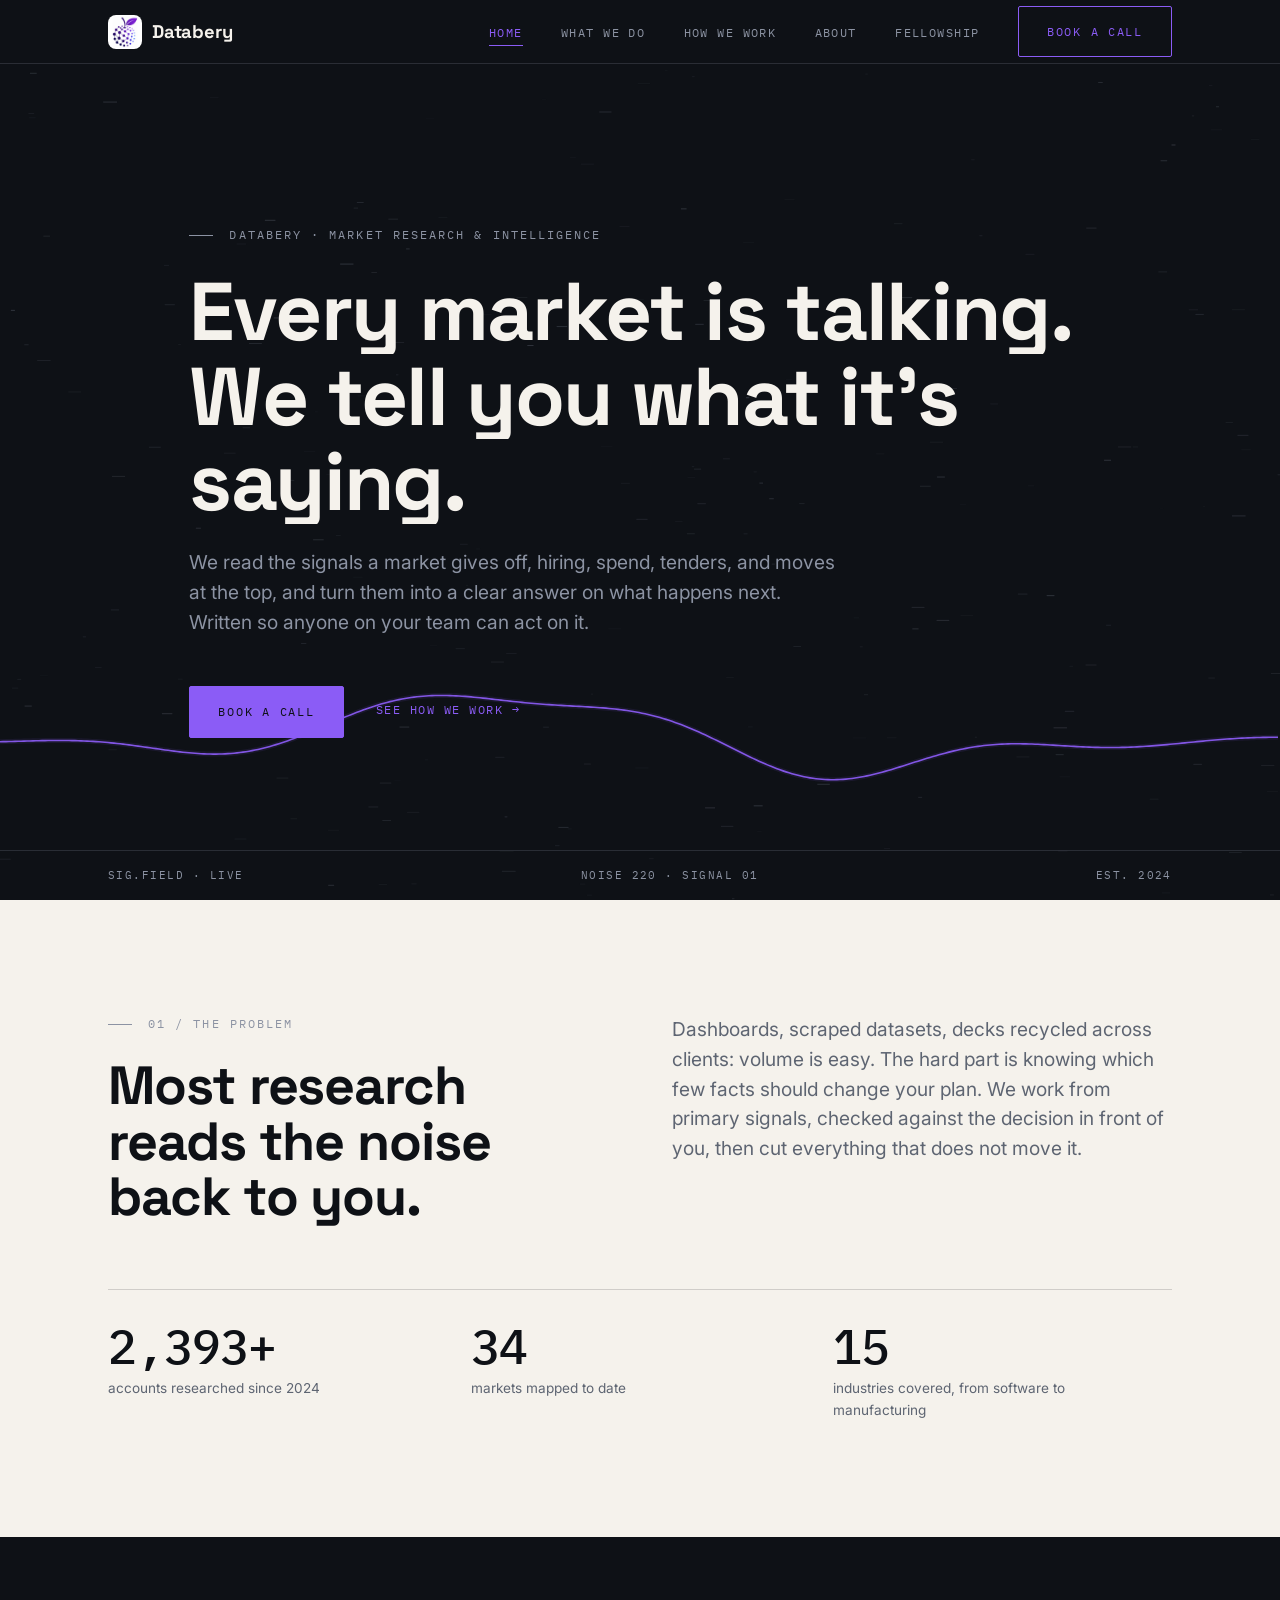
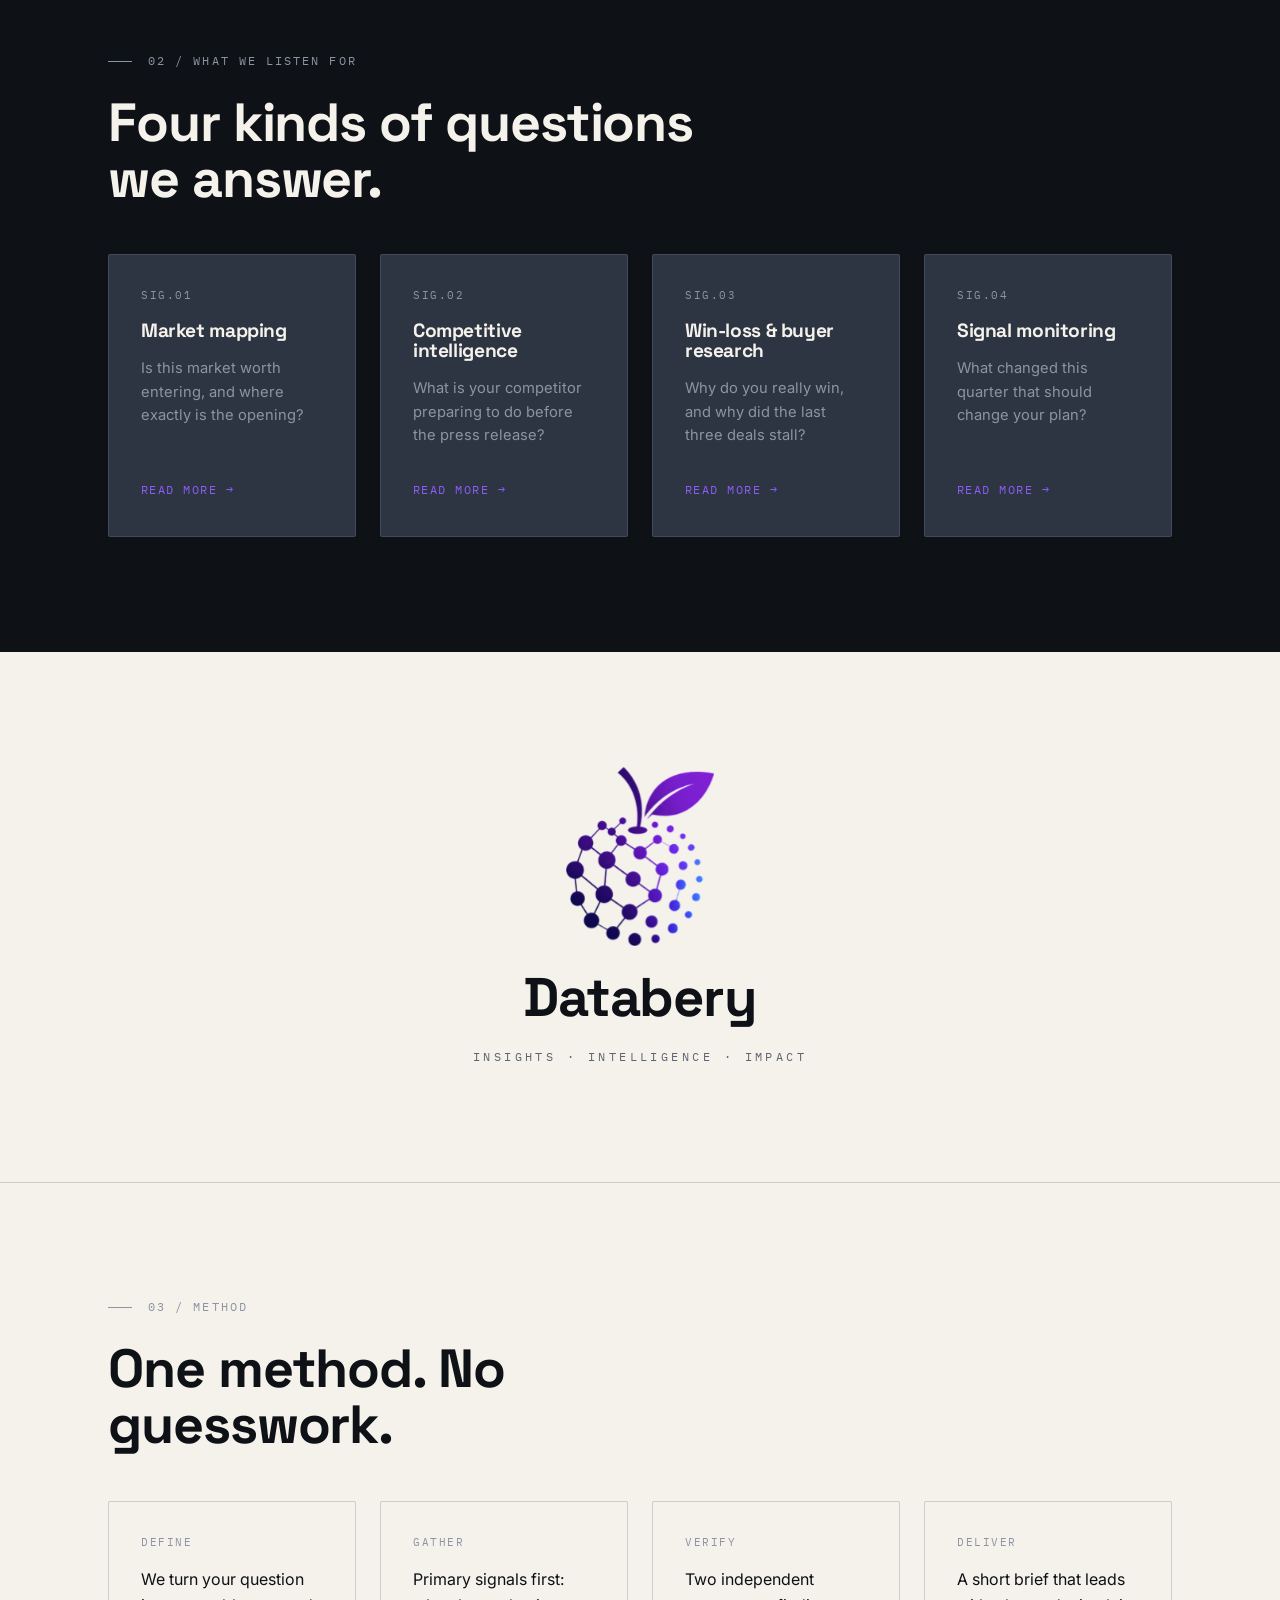
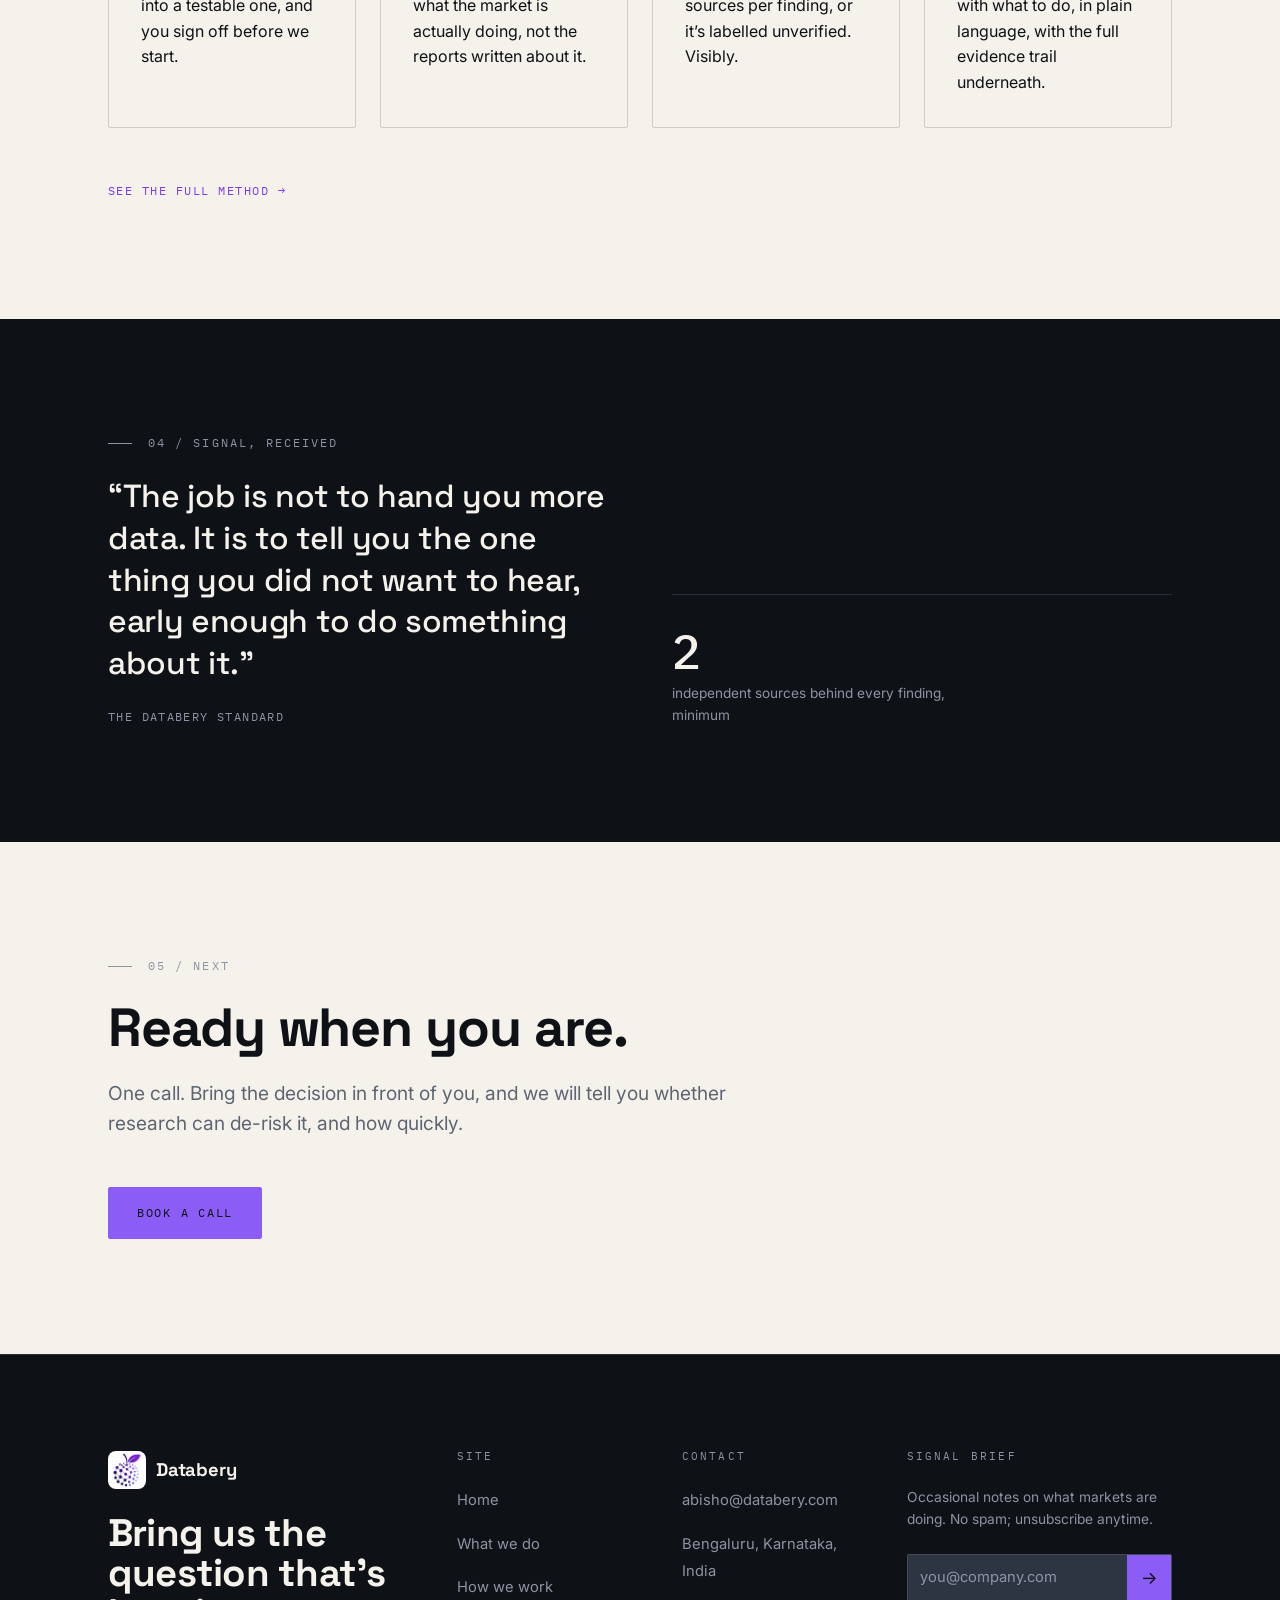
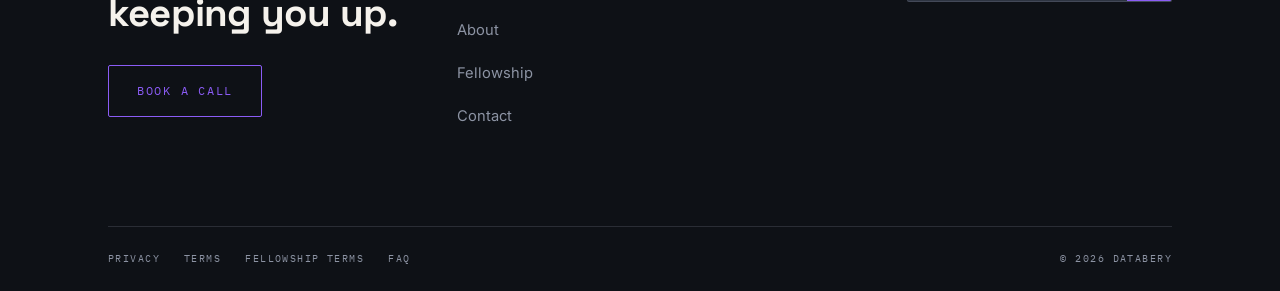
<file: index.html>
<!DOCTYPE html>
<html lang="en">
<head>
<meta charset="utf-8">
<meta name="viewport" content="width=device-width, initial-scale=1">
<title>Databery | Market Research &amp; Competitive Intelligence, India</title>
<meta name="description" content="Market research and competitive intelligence firm in Bengaluru, India. Primary research, market mapping, and win-loss analysis, with verified findings in weeks.">
<meta property="og:title" content="Databery. Every market is talking. We tell you what it's saying.">
<meta property="og:description" content="Market research and intelligence from primary sources. Verified findings, delivered in weeks.">
<meta property="og:type" content="website">
<meta name="theme-color" content="#0E1116">
<link rel="canonical" href="https://databery.com/">
<meta property="og:url" content="https://databery.com/">
<meta property="og:site_name" content="Databery">
<meta property="og:image" content="https://databery.com/assets/img/og-card.jpg">
<meta property="og:image:width" content="1200">
<meta property="og:image:height" content="630">
<meta property="og:image:alt" content="Databery, market research and intelligence, Bengaluru, India">
<meta name="twitter:card" content="summary_large_image">
<meta name="twitter:image" content="https://databery.com/assets/img/og-card.jpg">
<link rel="icon" href="assets/img/logo-mark.png?v=11">
<link rel="preconnect" href="https://fonts.googleapis.com">
<link rel="preconnect" href="https://fonts.gstatic.com" crossorigin>
<link href="https://fonts.googleapis.com/css2?family=Space+Grotesk:wght@500;700&family=Inter:wght@400;500;600&family=IBM+Plex+Mono:wght@400;500&display=swap" rel="stylesheet">
<link rel="stylesheet" href="css/styles.css?v=11">
<script type="application/ld+json">
{
  "@context": "https://schema.org",
  "@graph": [
    {
      "@type": ["Organization", "ProfessionalService"],
      "@id": "https://databery.com/#organization",
      "name": "Databery",
      "url": "https://databery.com/",
      "logo": "https://databery.com/assets/img/logo-badge.png",
      "image": "https://databery.com/assets/img/og-card.jpg",
      "description": "Databery is a market research and intelligence firm based in Bengaluru, India that runs primary research to help companies understand their markets, competitors, and customers, and make decisions based on verified evidence.",
      "email": "abisho@databery.com",
      "foundingDate": "2024",
      "areaServed": "Worldwide",
      "address": {
        "@type": "PostalAddress",
        "addressLocality": "Bengaluru",
        "addressRegion": "Karnataka",
        "addressCountry": "IN"
      },
      "knowsAbout": [
        "Market research",
        "Competitive intelligence",
        "Win-loss analysis",
        "Primary research",
        "Market sizing",
        "Buyer research",
        "Go-to-market research"
      ],
      "founder": { "@type": "Person", "name": "Abisho George" }
    },
    {
      "@type": "WebSite",
      "@id": "https://databery.com/#website",
      "url": "https://databery.com/",
      "name": "Databery",
      "description": "Market research and intelligence firm in India, and host of the free, remote Databery Fellowship.",
      "publisher": { "@id": "https://databery.com/#organization" }
    }
  ]
}
</script>
</head>
<body class="home">
<a class="skip" href="#main">Skip to content</a>


<header>
  <nav class="nav" aria-label="Main">
    <div class="nav__in">
      <a class="logo" href="index.html" aria-label="Databery home">
        <img class="logo__mark" src="assets/img/logo-badge.png?v=11" width="34" height="34" alt="">
        Databery
      </a>
      <button class="nav__toggle" aria-expanded="false" aria-label="Menu">
        <span></span><span></span><span></span>
      </button>
      <ul class="nav__links">
        <li><a class="nav__link" href="index.html" aria-current="page">Home</a></li>
        <li><a class="nav__link" href="what-we-do.html">What we do</a></li>
        <li><a class="nav__link" href="how-we-work.html">How we work</a></li>
        <li><a class="nav__link" href="about.html">About</a></li>
        <li><a class="nav__link" href="fellowship.html">Fellowship</a></li>
        <li><a class="btn" href="contact.html">Book a call</a></li>
      </ul>
    </div>
  </nav>
</header>

<main id="main">

  <!-- ================= HERO / SIGNAL FIELD ================= -->
  <section class="hero band--ink">
    <canvas id="signal-field" class="hero__canvas" aria-hidden="true"></canvas>
    <div class="wrap hero__content">
      <p class="eyebrow">Databery · market research &amp; intelligence</p>
      <h1 class="display-xl">
        <span class="w"><span style="--d:.95s">Every</span></span>
        <span class="w"><span style="--d:1.02s">market</span></span>
        <span class="w"><span style="--d:1.09s">is</span></span>
        <span class="w"><span style="--d:1.16s">talking.</span></span><br>
        <span class="w"><span style="--d:1.26s">We</span></span>
        <span class="w"><span style="--d:1.33s">tell</span></span>
        <span class="w"><span style="--d:1.40s">you</span></span>
        <span class="w"><span style="--d:1.47s">what</span></span>
        <span class="w"><span style="--d:1.54s">it&rsquo;s</span></span>
        <span class="w"><span style="--d:1.61s">saying.</span></span>
      </h1>
      <p class="lede muted">We read the signals a market gives off, hiring, spend, tenders, and moves at the top, and turn them into a clear answer on what happens next. Written so anyone on your team can act on it.</p>
      <div class="hero__cta">
        <a class="btn btn--solid" href="contact.html">Book a call</a>
        <a class="link-draw" href="how-we-work.html">See how we work <span class="arrow">&rarr;</span></a>
      </div>
    </div>
    <div class="hero__meta" aria-hidden="true">
      <div class="wrap">
        <span>SIG.FIELD · LIVE</span>
        <span>NOISE 220 · SIGNAL 01</span>
        <span>EST. 2024</span>
      </div>
    </div>
  </section>

  <!-- ================= THESIS ================= -->
  <section class="band band--bone">
    <div class="wrap">
      <div class="grid-2">
        <div data-reveal>
          <p class="eyebrow">01 / The problem</p>
          <h2 class="display-l">Most research reads the noise back to you.</h2>
        </div>
        <div data-reveal style="--rd:80ms">
          <p class="lede" style="color:var(--static-l)">Dashboards, scraped datasets, decks recycled across clients: volume is easy. The hard part is knowing which few facts should change your plan. We work from primary signals, checked against the decision in front of you, then cut everything that does not move it.</p>
        </div>
      </div>
      <div class="stats" data-stagger style="margin-top:var(--s6)">
        <div class="stat" data-reveal>
          <div class="stat__num"><span data-count="2400" data-suffix="+">0</span></div>
          <p class="stat__label">accounts researched since 2024</p>
        </div>
        <div class="stat" data-reveal>
          <div class="stat__num"><span data-count="34">0</span></div>
          <p class="stat__label">markets mapped to date</p>
        </div>
        <div class="stat" data-reveal>
          <div class="stat__num"><span data-count="15">0</span></div>
          <p class="stat__label">industries covered, from software to manufacturing</p>
        </div>
      </div>
    </div>
  </section>

  <!-- ================= SERVICES PREVIEW ================= -->
  <section class="band band--ink">
    <div class="wrap">
      <div data-reveal>
        <p class="eyebrow">02 / What we listen for</p>
        <h2 class="display-l" style="max-width:12em">Four kinds of questions we answer.</h2>
      </div>
      <div class="grid-4" data-stagger style="margin-top:var(--s5)">
        <a class="card" href="what-we-do.html#mapping" data-reveal>
          <span class="card__index">SIG.01</span>
          <h3>Market mapping</h3>
          <p>Is this market worth entering, and where exactly is the opening?</p>
          <span class="link-draw">Read more <span class="arrow">&rarr;</span></span>
        </a>
        <a class="card" href="what-we-do.html#competitive" data-reveal>
          <span class="card__index">SIG.02</span>
          <h3>Competitive intelligence</h3>
          <p>What is your competitor preparing to do before the press release?</p>
          <span class="link-draw">Read more <span class="arrow">&rarr;</span></span>
        </a>
        <a class="card" href="what-we-do.html#winloss" data-reveal>
          <span class="card__index">SIG.03</span>
          <h3>Win-loss &amp; buyer research</h3>
          <p>Why do you really win, and why did the last three deals stall?</p>
          <span class="link-draw">Read more <span class="arrow">&rarr;</span></span>
        </a>
        <a class="card" href="what-we-do.html#monitoring" data-reveal>
          <span class="card__index">SIG.04</span>
          <h3>Signal monitoring</h3>
          <p>What changed this quarter that should change your plan?</p>
          <span class="link-draw">Read more <span class="arrow">&rarr;</span></span>
        </a>
      </div>
    </div>
  </section>

  <!-- ================= BRAND MOMENT ================= -->
  <section class="band band--bone brand-band">
    <div class="wrap brand-lockup" data-reveal>
      <img class="brand-berry" src="assets/img/logo-hero.png?v=11" width="745" height="900" alt="Databery" loading="lazy">
      <p class="brand-word">Databery</p>
      <p class="brand-tag">Insights &middot; Intelligence &middot; Impact</p>
    </div>
  </section>

  <!-- ================= METHOD PREVIEW ================= -->
  <section class="band band--bone band--hairline-top">
    <div class="wrap">
      <div data-reveal>
        <p class="eyebrow">03 / Method</p>
        <h2 class="display-l" style="max-width:12em">One method. No guesswork.</h2>
      </div>
      <div class="grid-4" data-stagger style="margin-top:var(--s5)">
        <div class="card" data-reveal>
          <span class="card__index">DEFINE</span>
          <p style="color:var(--ink);font-size:1rem">We turn your question into a testable one, and you sign off before we start.</p>
        </div>
        <div class="card" data-reveal>
          <span class="card__index">GATHER</span>
          <p style="color:var(--ink);font-size:1rem">Primary signals first: what the market is actually doing, not the reports written about it.</p>
        </div>
        <div class="card" data-reveal>
          <span class="card__index">VERIFY</span>
          <p style="color:var(--ink);font-size:1rem">Two independent sources per finding, or it&rsquo;s labelled unverified. Visibly.</p>
        </div>
        <div class="card" data-reveal>
          <span class="card__index">DELIVER</span>
          <p style="color:var(--ink);font-size:1rem">A short brief that leads with what to do, in plain language, with the full evidence trail underneath.</p>
        </div>
      </div>
      <div data-reveal style="margin-top:var(--s5)">
        <a class="link-draw" href="how-we-work.html" style="color:#7C3AED">See the full method <span class="arrow">&rarr;</span></a>
      </div>
    </div>
  </section>

  <!-- ================= PROOF ================= -->
  <section class="band band--ink">
    <div class="wrap">
      <div class="grid-2">
        <div data-reveal>
          <p class="eyebrow">04 / Signal, received</p>
          <blockquote>
            <!-- Databery's own standard. Swap in a real client line here the moment you have one with consent. -->
            <p class="quote">&ldquo;The job is not to hand you more data. It is to tell you the one thing you did not want to hear, early enough to do something about it.&rdquo;</p>
            <footer class="quote-attr">The Databery standard</footer>
          </blockquote>
        </div>
        <div data-reveal style="--rd:80ms;align-self:end">
          <div class="stats" style="grid-template-columns:1fr">
            <div class="stat">
              <div class="stat__num"><span data-count="2">0</span></div>
              <p class="stat__label">independent sources behind every finding, minimum</p>
            </div>
          </div>
        </div>
      </div>
    </div>
  </section>

  <!-- ================= CTA ================= -->
  <section class="band band--bone">
    <div class="wrap" data-reveal>
      <p class="eyebrow">05 / Next</p>
      <h2 class="display-l" style="max-width:12em">Ready when you are.</h2>
      <p class="lede" style="color:var(--static-l);margin-top:var(--s3)">One call. Bring the decision in front of you, and we will tell you whether research can de-risk it, and how quickly.</p>
      <div style="margin-top:var(--s5)">
        <a class="btn btn--solid" href="contact.html">Book a call</a>
      </div>
    </div>
  </section>

</main>

<footer class="footer">
  <div class="wrap">
    <div class="footer__main">
      <div>
        <a class="logo" href="index.html" style="margin-bottom:var(--s3)">
          <img class="logo__mark" src="assets/img/logo-badge.png?v=11" width="34" height="34" alt="">
          Databery
        </a>
        <h2>Bring us the question that&rsquo;s keeping you up.</h2>
        <a class="btn" href="contact.html">Book a call</a>
      </div>
      <div class="footer__col">
        <h3>Site</h3>
        <ul>
          <li><a href="index.html">Home</a></li>
          <li><a href="what-we-do.html">What we do</a></li>
          <li><a href="how-we-work.html">How we work</a></li>
          <li><a href="about.html">About</a></li>
          <li><a href="fellowship.html">Fellowship</a></li>
          <li><a href="contact.html">Contact</a></li>
        </ul>
      </div>
      <div class="footer__col">
        <h3>Contact</h3>
        <ul>
          <li><a href="mailto:abisho@databery.com">abisho@databery.com</a></li>
          <li><span class="muted" style="font-size:.92rem">Bengaluru, Karnataka, India</span></li>
        </ul>
      </div>
      <div class="footer__col footer__news">
        <h3>Signal brief</h3>
        <p class="footer__news-note">Occasional notes on what markets are doing. No spam; unsubscribe anytime.</p>
        <form id="newsletter-form" class="news-form" action="https://api.web3forms.com/submit" method="POST" aria-label="Subscribe to the Signal brief">
          <input type="hidden" name="access_key" value="47ae131a-cdfa-4fd4-b47d-8493f4a99dc0">
          <input type="hidden" name="subject" value="Databery Signal brief: new subscriber">
          <input type="hidden" name="from_name" value="Databery website">
          <input type="checkbox" name="botcheck" class="hp" tabindex="-1" aria-hidden="true" autocomplete="off">
          <label for="news-email" class="sr-only">Email address</label>
          <div class="news-form__row">
            <input id="news-email" name="email" type="email" placeholder="you@company.com" autocomplete="email" required>
            <button type="submit" aria-label="Subscribe"><span aria-hidden="true">&rarr;</span></button>
          </div>
          <p class="news-form__msg" id="newsletter-msg" role="status" aria-live="polite"></p>
        </form>
      </div>
    </div>
    <div class="footer__bar">
      <nav class="footer__legal" aria-label="Legal">
        <a href="privacy.html">Privacy</a>
        <a href="terms.html">Terms</a>
        <a href="fellowship-terms.html">Fellowship terms</a>
        <a href="faq.html">FAQ</a>
      </nav>
      <span>&copy; <span id="yr">2026</span> Databery</span>
    </div>
  </div>
</footer>
<script src="js/site.js?v=11" defer></script>
<script src="js/signal.js?v=11" defer></script>
</body>
</html>
</file>
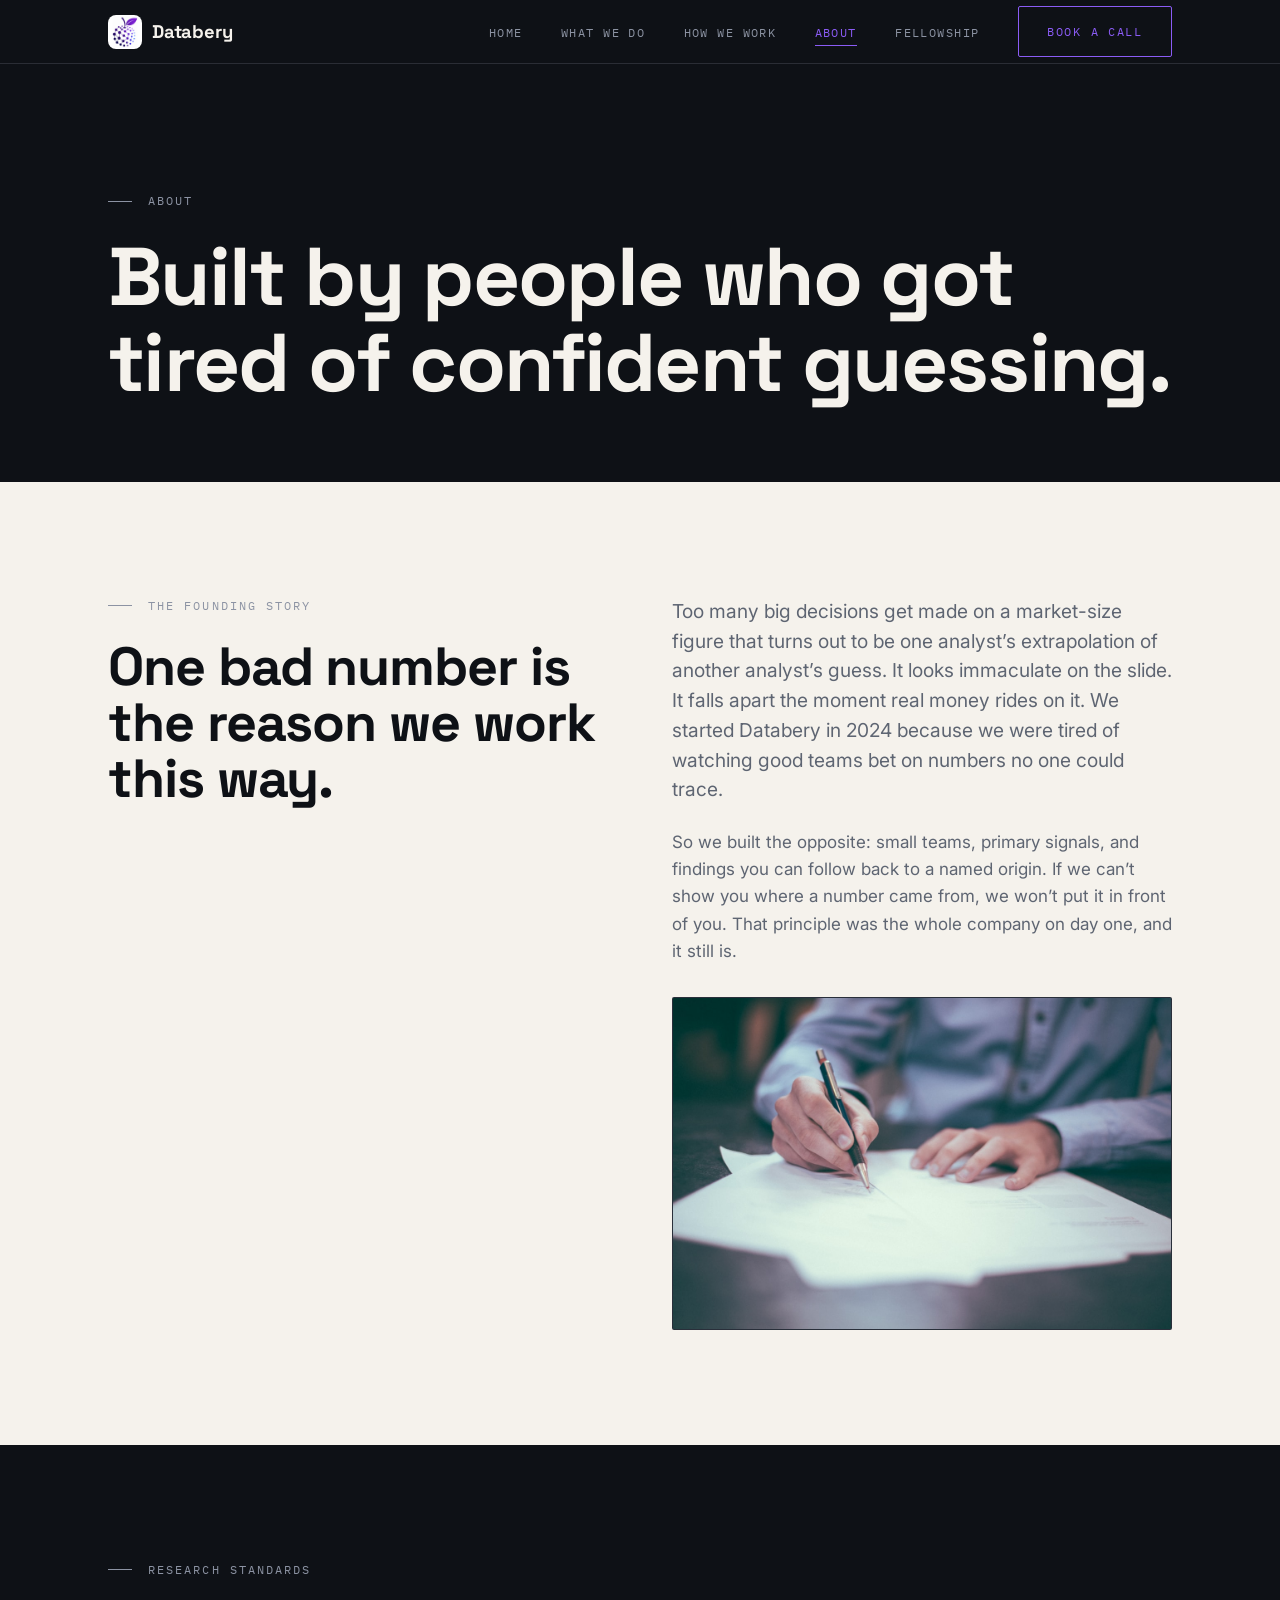
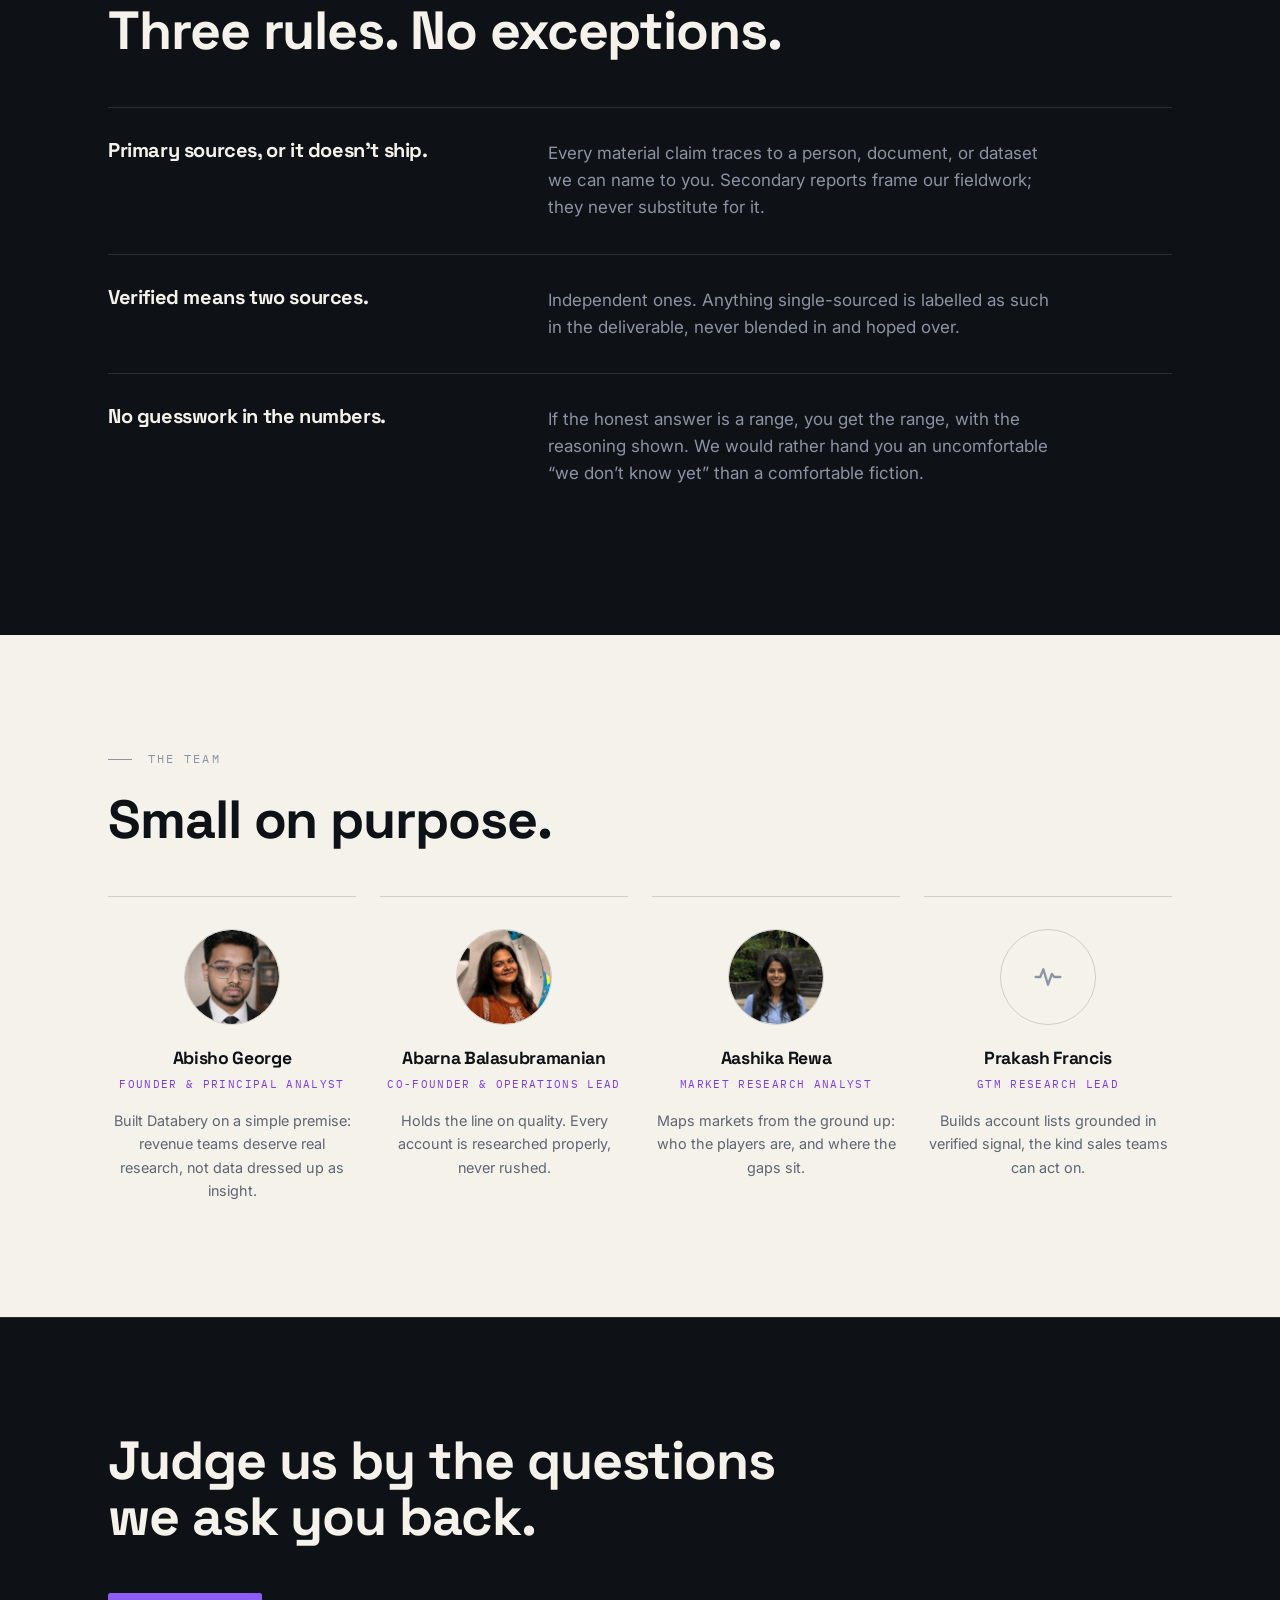
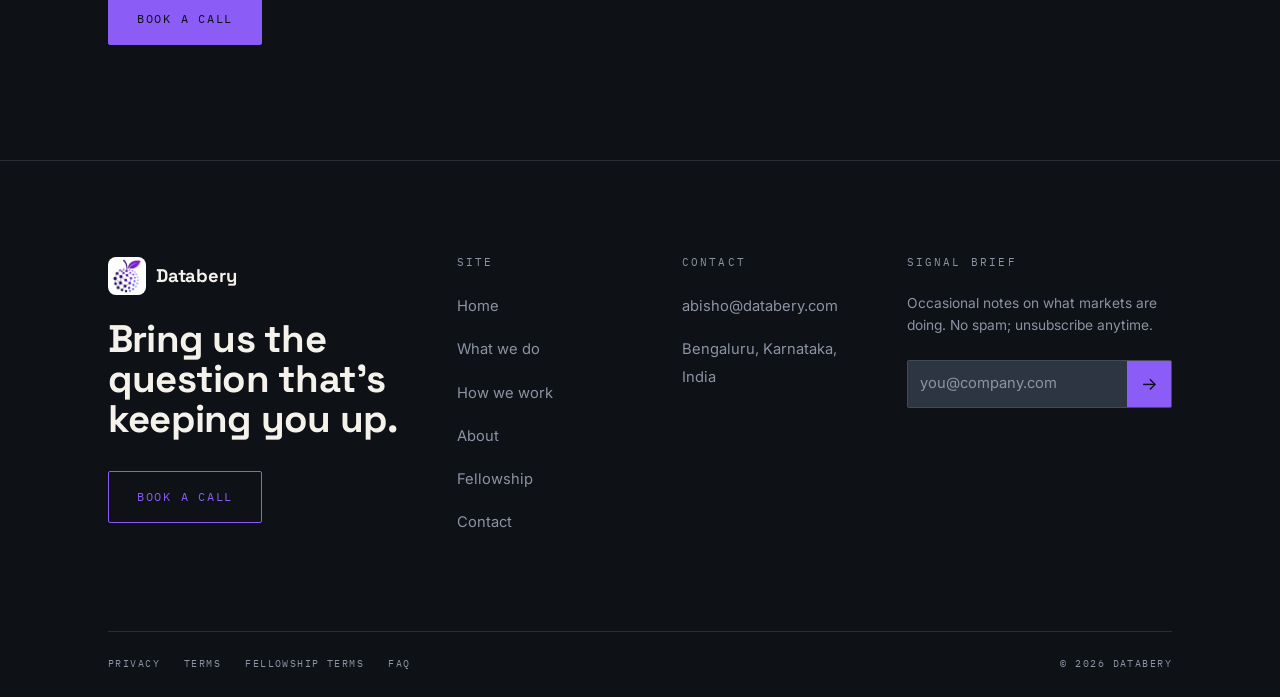
<file: about.html>
<!DOCTYPE html>
<html lang="en">
<head>
<meta charset="utf-8">
<meta name="viewport" content="width=device-width, initial-scale=1">
<title>About Databery | Market Research Firm in India</title>
<meta name="description" content="Databery was founded in 2024 to do market research the honest way: primary signals, two-source verification, and numbers you can trace to a named origin.">
<meta property="og:title" content="About | Databery">
<meta property="og:description" content="Founded in 2024 after one bad number. Primary signals, verified findings, and nothing you cannot trace.">
<meta property="og:type" content="website">
<meta name="theme-color" content="#0E1116">
<link rel="canonical" href="https://databery.com/about.html">
<meta property="og:url" content="https://databery.com/about.html">
<meta property="og:site_name" content="Databery">
<meta property="og:image" content="https://databery.com/assets/img/og-card.jpg">
<meta property="og:image:width" content="1200">
<meta property="og:image:height" content="630">
<meta property="og:image:alt" content="Databery, market research and intelligence, Bengaluru, India">
<meta name="twitter:card" content="summary_large_image">
<meta name="twitter:image" content="https://databery.com/assets/img/og-card.jpg">
<link rel="icon" href="assets/img/logo-mark.png?v=12">
<link rel="preconnect" href="https://fonts.googleapis.com">
<link rel="preconnect" href="https://fonts.gstatic.com" crossorigin>
<link href="https://fonts.googleapis.com/css2?family=Space+Grotesk:wght@500;700&family=Inter:wght@400;500;600&family=IBM+Plex+Mono:wght@400;500&display=swap" rel="stylesheet">
<link rel="stylesheet" href="css/styles.css?v=11">
</head>
<body>
<a class="skip" href="#main">Skip to content</a>


<header>
  <nav class="nav" aria-label="Main">
    <div class="nav__in">
      <a class="logo" href="index.html" aria-label="Databery home">
        <img class="logo__mark" src="assets/img/logo-badge.png?v=11" width="34" height="34" alt="">
        Databery
      </a>
      <button class="nav__toggle" aria-expanded="false" aria-label="Menu">
        <span></span><span></span><span></span>
      </button>
      <ul class="nav__links">
        <li><a class="nav__link" href="index.html">Home</a></li>
        <li><a class="nav__link" href="what-we-do.html">What we do</a></li>
        <li><a class="nav__link" href="how-we-work.html">How we work</a></li>
        <li><a class="nav__link" href="about.html" aria-current="page">About</a></li>
        <li><a class="nav__link" href="fellowship.html">Fellowship</a></li>
        <li><a class="btn" href="contact.html">Book a call</a></li>
      </ul>
    </div>
  </nav>
</header>

<main id="main">

  <section class="page-hero band--ink">
    <div class="wrap">
      <p class="eyebrow" data-reveal>About</p>
      <h1 class="display-xl" data-reveal style="--rd:60ms">Built by people who got tired of confident guessing.</h1>
    </div>
  </section>

  <section class="band band--bone">
    <div class="wrap">
      <div class="grid-2">
        <div data-reveal>
          <p class="eyebrow">The founding story</p>
          <h2 class="display-l">One bad number is the reason we work this way.</h2>
        </div>
        <div class="prose" data-reveal style="--rd:80ms">
          <p class="lede" style="color:var(--static-l)">Too many big decisions get made on a market-size figure that turns out to be one analyst&rsquo;s extrapolation of another analyst&rsquo;s guess. It looks immaculate on the slide. It falls apart the moment real money rides on it. We started Databery in 2024 because we were tired of watching good teams bet on numbers no one could trace.</p>
          <p style="color:var(--static-l);margin-top:var(--s3);max-width:34em">So we built the opposite: small teams, primary signals, and findings you can follow back to a named origin. If we can&rsquo;t show you where a number came from, we won&rsquo;t put it in front of you. That principle was the whole company on day one, and it still is.</p>
          <figure class="fig fig--story" data-reveal style="--rd:140ms">
            <img src="assets/img/story.jpg" alt="A hand working through a printed report with a pen" width="1200" height="800" loading="lazy">
          </figure>
        </div>
      </div>
    </div>
  </section>

  <section class="band band--ink">
    <div class="wrap">
      <div data-reveal>
        <p class="eyebrow">Research standards</p>
        <h2 class="display-l" style="max-width:13em">Three rules. No exceptions.</h2>
      </div>
      <div data-stagger style="margin-top:var(--s5)">
        <div class="standard" data-reveal>
          <h3>Primary sources, or it doesn&rsquo;t ship.</h3>
          <p>Every material claim traces to a person, document, or dataset we can name to you. Secondary reports frame our fieldwork; they never substitute for it.</p>
        </div>
        <div class="standard" data-reveal>
          <h3>Verified means two sources.</h3>
          <p>Independent ones. Anything single-sourced is labelled as such in the deliverable, never blended in and hoped over.</p>
        </div>
        <div class="standard" data-reveal>
          <h3>No guesswork in the numbers.</h3>
          <p>If the honest answer is a range, you get the range, with the reasoning shown. We would rather hand you an uncomfortable &ldquo;we don&rsquo;t know yet&rdquo; than a comfortable fiction.</p>
        </div>
      </div>
    </div>
  </section>

  <section class="band band--bone">
    <div class="wrap">
      <div data-reveal>
        <p class="eyebrow">The team</p>
        <h2 class="display-l" style="max-width:13em">Small on purpose.</h2>
      </div>
      <div class="grid-4" data-stagger style="margin-top:var(--s5)">
        <div class="person" data-reveal>
          <div class="person__avatar">
            <img src="assets/img/team-abisho.jpg" alt="Abisho George" width="192" height="192" loading="lazy" onerror="this.remove()">
          </div>
          <h3>Abisho George</h3>
          <p class="role">Founder &amp; principal analyst</p>
          <p>Built Databery on a simple premise: revenue teams deserve real research, not data dressed up as insight.</p>
        </div>
        <div class="person" data-reveal>
          <div class="person__avatar">
            <img src="assets/img/team-abarna.jpg" alt="Abarna Balasubramanian" width="192" height="192" loading="lazy" onerror="this.remove()">
          </div>
          <h3>Abarna Balasubramanian</h3>
          <p class="role">Co-founder &amp; operations lead</p>
          <p>Holds the line on quality. Every account is researched properly, never rushed.</p>
        </div>
        <div class="person" data-reveal>
          <div class="person__avatar">
            <img src="assets/img/team-aashika.jpg" alt="Aashika Rewa" width="192" height="192" loading="lazy" onerror="this.remove()">
          </div>
          <h3>Aashika Rewa</h3>
          <p class="role">Market research analyst</p>
          <p>Maps markets from the ground up: who the players are, and where the gaps sit.</p>
        </div>
        <div class="person" data-reveal>
          <div class="person__avatar" aria-hidden="true">
            <svg width="34" height="34" viewBox="0 0 22 22" fill="none">
              <path d="M3 11h3l2-5 3 10 2.5-7 1.5 2h4" stroke="#8C93A3" stroke-width="1.5" stroke-linejoin="round" stroke-linecap="round"/>
            </svg>
          </div>
          <h3>Prakash Francis</h3>
          <p class="role">GTM research lead</p>
          <p>Builds account lists grounded in verified signal, the kind sales teams can act on.</p>
        </div>
      </div>
    </div>
  </section>

  <section class="band band--ink band--hairline-top">
    <div class="wrap" data-reveal>
      <h2 class="display-l" style="max-width:13em">Judge us by the questions we ask you back.</h2>
      <div style="margin-top:var(--s5)">
        <a class="btn btn--solid" href="contact.html">Book a call</a>
      </div>
    </div>
  </section>

</main>

<footer class="footer">
  <div class="wrap">
    <div class="footer__main">
      <div>
        <a class="logo" href="index.html" style="margin-bottom:var(--s3)">
          <img class="logo__mark" src="assets/img/logo-badge.png?v=11" width="34" height="34" alt="">
          Databery
        </a>
        <h2>Bring us the question that&rsquo;s keeping you up.</h2>
        <a class="btn" href="contact.html">Book a call</a>
      </div>
      <div class="footer__col">
        <h3>Site</h3>
        <ul>
          <li><a href="index.html">Home</a></li>
          <li><a href="what-we-do.html">What we do</a></li>
          <li><a href="how-we-work.html">How we work</a></li>
          <li><a href="about.html">About</a></li>
          <li><a href="fellowship.html">Fellowship</a></li>
          <li><a href="contact.html">Contact</a></li>
        </ul>
      </div>
      <div class="footer__col">
        <h3>Contact</h3>
        <ul>
          <li><a href="mailto:abisho@databery.com">abisho@databery.com</a></li>
          <li><span class="muted" style="font-size:.92rem">Bengaluru, Karnataka, India</span></li>
        </ul>
      </div>
      <div class="footer__col footer__news">
        <h3>Signal brief</h3>
        <p class="footer__news-note">Occasional notes on what markets are doing. No spam; unsubscribe anytime.</p>
        <form id="newsletter-form" class="news-form" action="https://api.web3forms.com/submit" method="POST" aria-label="Subscribe to the Signal brief">
          <input type="hidden" name="access_key" value="47ae131a-cdfa-4fd4-b47d-8493f4a99dc0">
          <input type="hidden" name="subject" value="Databery Signal brief: new subscriber">
          <input type="hidden" name="from_name" value="Databery website">
          <input type="checkbox" name="botcheck" class="hp" tabindex="-1" aria-hidden="true" autocomplete="off">
          <label for="news-email" class="sr-only">Email address</label>
          <div class="news-form__row">
            <input id="news-email" name="email" type="email" placeholder="you@company.com" autocomplete="email" required>
            <button type="submit" aria-label="Subscribe"><span aria-hidden="true">&rarr;</span></button>
          </div>
          <p class="news-form__msg" id="newsletter-msg" role="status" aria-live="polite"></p>
        </form>
      </div>
    </div>
    <div class="footer__bar">
      <nav class="footer__legal" aria-label="Legal">
        <a href="privacy.html">Privacy</a>
        <a href="terms.html">Terms</a>
        <a href="fellowship-terms.html">Fellowship terms</a>
        <a href="faq.html">FAQ</a>
      </nav>
      <span>&copy; <span id="yr">2026</span> Databery</span>
    </div>
  </div>
</footer>
<script src="js/site.js?v=11" defer></script>
</body>
</html>
</file>
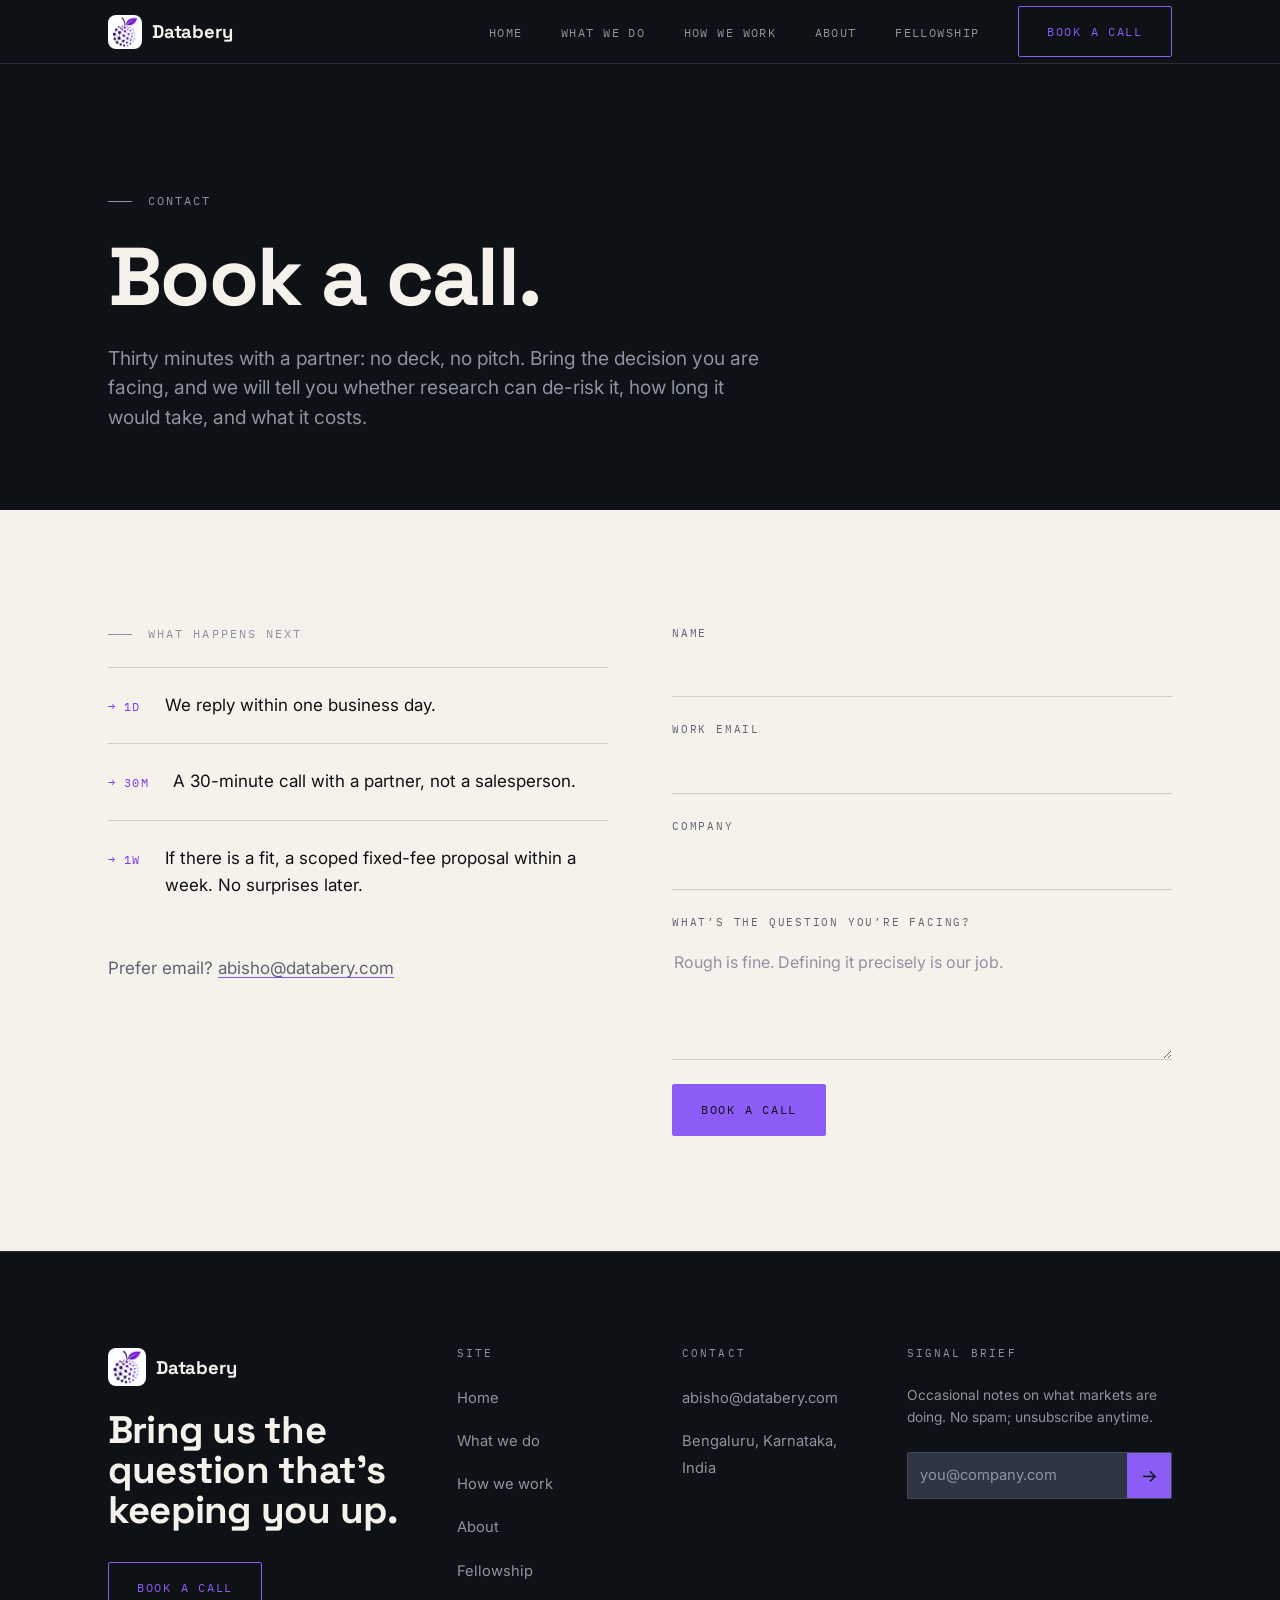
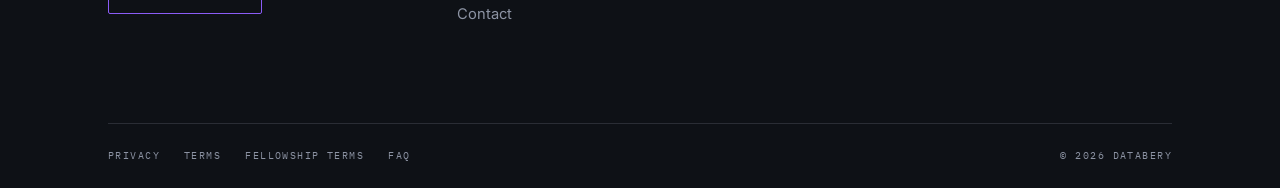
<file: contact.html>
<!DOCTYPE html>
<html lang="en">
<head>
<meta charset="utf-8">
<meta name="viewport" content="width=device-width, initial-scale=1">
<title>Contact Databery | Book a Research Call</title>
<meta name="description" content="Book a 30-minute call with a Databery partner. Bring the decision you're facing and we'll tell you if research can de-risk it, and how fast.">
<meta property="og:title" content="Book a call | Databery">
<meta property="og:description" content="Thirty minutes with a partner, no deck, no pitch. Bring the decision you're facing.">
<meta property="og:type" content="website">
<meta name="theme-color" content="#0E1116">
<link rel="canonical" href="https://databery.com/contact.html">
<meta property="og:url" content="https://databery.com/contact.html">
<meta property="og:site_name" content="Databery">
<meta property="og:image" content="https://databery.com/assets/img/og-card.jpg">
<meta property="og:image:width" content="1200">
<meta property="og:image:height" content="630">
<meta property="og:image:alt" content="Databery, market research and intelligence, Bengaluru, India">
<meta name="twitter:card" content="summary_large_image">
<meta name="twitter:image" content="https://databery.com/assets/img/og-card.jpg">
<link rel="icon" href="assets/img/logo-mark.png?v=12">
<link rel="preconnect" href="https://fonts.googleapis.com">
<link rel="preconnect" href="https://fonts.gstatic.com" crossorigin>
<link href="https://fonts.googleapis.com/css2?family=Space+Grotesk:wght@500;700&family=Inter:wght@400;500;600&family=IBM+Plex+Mono:wght@400;500&display=swap" rel="stylesheet">
<link rel="stylesheet" href="css/styles.css?v=11">
</head>
<body>
<a class="skip" href="#main">Skip to content</a>


<header>
  <nav class="nav" aria-label="Main">
    <div class="nav__in">
      <a class="logo" href="index.html" aria-label="Databery home">
        <img class="logo__mark" src="assets/img/logo-badge.png?v=11" width="34" height="34" alt="">
        Databery
      </a>
      <button class="nav__toggle" aria-expanded="false" aria-label="Menu">
        <span></span><span></span><span></span>
      </button>
      <ul class="nav__links">
        <li><a class="nav__link" href="index.html">Home</a></li>
        <li><a class="nav__link" href="what-we-do.html">What we do</a></li>
        <li><a class="nav__link" href="how-we-work.html">How we work</a></li>
        <li><a class="nav__link" href="about.html">About</a></li>
        <li><a class="nav__link" href="fellowship.html">Fellowship</a></li>
        <li><a class="btn" href="contact.html" aria-current="page">Book a call</a></li>
      </ul>
    </div>
  </nav>
</header>

<main id="main">

  <section class="page-hero band--ink">
    <div class="wrap">
      <p class="eyebrow" data-reveal>Contact</p>
      <h1 class="display-xl" data-reveal style="--rd:60ms">Book a call.</h1>
      <p class="lede muted" data-reveal style="--rd:120ms">Thirty minutes with a partner: no deck, no pitch. Bring the decision you are facing, and we will tell you whether research can de-risk it, how long it would take, and what it costs.</p>
    </div>
  </section>

  <section class="band band--bone">
    <div class="wrap">
      <div class="grid-2">

        <div data-reveal>
          <p class="eyebrow">What happens next</p>
          <ol class="next-steps">
            <li><span class="n">→ 1D</span><span>We reply within one business day.</span></li>
            <li><span class="n">→ 30M</span><span>A 30-minute call with a partner, not a salesperson.</span></li>
            <li><span class="n">→ 1W</span><span>If there is a fit, a scoped fixed-fee proposal within a week. No surprises later.</span></li>
          </ol>
          <p class="prose" style="margin-top:var(--s4);color:var(--static-l)">Prefer email? <a href="mailto:abisho@databery.com">abisho@databery.com</a></p>
        </div>

        <div data-reveal style="--rd:100ms">
          <form id="contact-form" action="https://api.web3forms.com/submit" method="POST" aria-label="Book a call">
            <input type="hidden" name="access_key" value="47ae131a-cdfa-4fd4-b47d-8493f4a99dc0">
            <input type="hidden" name="subject" value="Databery call request">
            <input type="checkbox" name="botcheck" tabindex="-1" aria-hidden="true" style="position:absolute;left:-9999px" autocomplete="off">
            <div class="field">
              <label for="f-name">Name</label>
              <input id="f-name" name="name" type="text" autocomplete="name" required>
            </div>
            <div class="field">
              <label for="f-email">Work email</label>
              <input id="f-email" name="email" type="email" autocomplete="email" required>
            </div>
            <div class="field">
              <label for="f-company">Company</label>
              <input id="f-company" name="company" type="text" autocomplete="organization" required>
            </div>
            <div class="field">
              <label for="f-question">What&rsquo;s the question you&rsquo;re facing?</label>
              <textarea id="f-question" name="question" placeholder="Rough is fine. Defining it precisely is our job." required></textarea>
            </div>
            <button class="btn btn--solid" type="submit" style="color:var(--ink)">Book a call</button>
          </form>
          <div id="form-done" class="form-done" tabindex="-1" role="status">
            <p class="mono-title">Signal received.</p>
            <p style="color:var(--static-l)">We will reply within one business day to set up the call. If it is urgent, write to <a href="mailto:abisho@databery.com" style="text-decoration:underline">abisho@databery.com</a>.</p>
          </div>
        </div>

      </div>
    </div>
  </section>

</main>

<footer class="footer">
  <div class="wrap">
    <div class="footer__main">
      <div>
        <a class="logo" href="index.html" style="margin-bottom:var(--s3)">
          <img class="logo__mark" src="assets/img/logo-badge.png?v=11" width="34" height="34" alt="">
          Databery
        </a>
        <h2>Bring us the question that&rsquo;s keeping you up.</h2>
        <a class="btn" href="contact.html">Book a call</a>
      </div>
      <div class="footer__col">
        <h3>Site</h3>
        <ul>
          <li><a href="index.html">Home</a></li>
          <li><a href="what-we-do.html">What we do</a></li>
          <li><a href="how-we-work.html">How we work</a></li>
          <li><a href="about.html">About</a></li>
          <li><a href="fellowship.html">Fellowship</a></li>
          <li><a href="contact.html">Contact</a></li>
        </ul>
      </div>
      <div class="footer__col">
        <h3>Contact</h3>
        <ul>
          <li><a href="mailto:abisho@databery.com">abisho@databery.com</a></li>
          <li><span class="muted" style="font-size:.92rem">Bengaluru, Karnataka, India</span></li>
        </ul>
      </div>
      <div class="footer__col footer__news">
        <h3>Signal brief</h3>
        <p class="footer__news-note">Occasional notes on what markets are doing. No spam; unsubscribe anytime.</p>
        <form id="newsletter-form" class="news-form" action="https://api.web3forms.com/submit" method="POST" aria-label="Subscribe to the Signal brief">
          <input type="hidden" name="access_key" value="47ae131a-cdfa-4fd4-b47d-8493f4a99dc0">
          <input type="hidden" name="subject" value="Databery Signal brief: new subscriber">
          <input type="hidden" name="from_name" value="Databery website">
          <input type="checkbox" name="botcheck" class="hp" tabindex="-1" aria-hidden="true" autocomplete="off">
          <label for="news-email" class="sr-only">Email address</label>
          <div class="news-form__row">
            <input id="news-email" name="email" type="email" placeholder="you@company.com" autocomplete="email" required>
            <button type="submit" aria-label="Subscribe"><span aria-hidden="true">&rarr;</span></button>
          </div>
          <p class="news-form__msg" id="newsletter-msg" role="status" aria-live="polite"></p>
        </form>
      </div>
    </div>
    <div class="footer__bar">
      <nav class="footer__legal" aria-label="Legal">
        <a href="privacy.html">Privacy</a>
        <a href="terms.html">Terms</a>
        <a href="fellowship-terms.html">Fellowship terms</a>
        <a href="faq.html">FAQ</a>
      </nav>
      <span>&copy; <span id="yr">2026</span> Databery</span>
    </div>
  </div>
</footer>
<script src="js/site.js?v=11" defer></script>
</body>
</html>
</file>
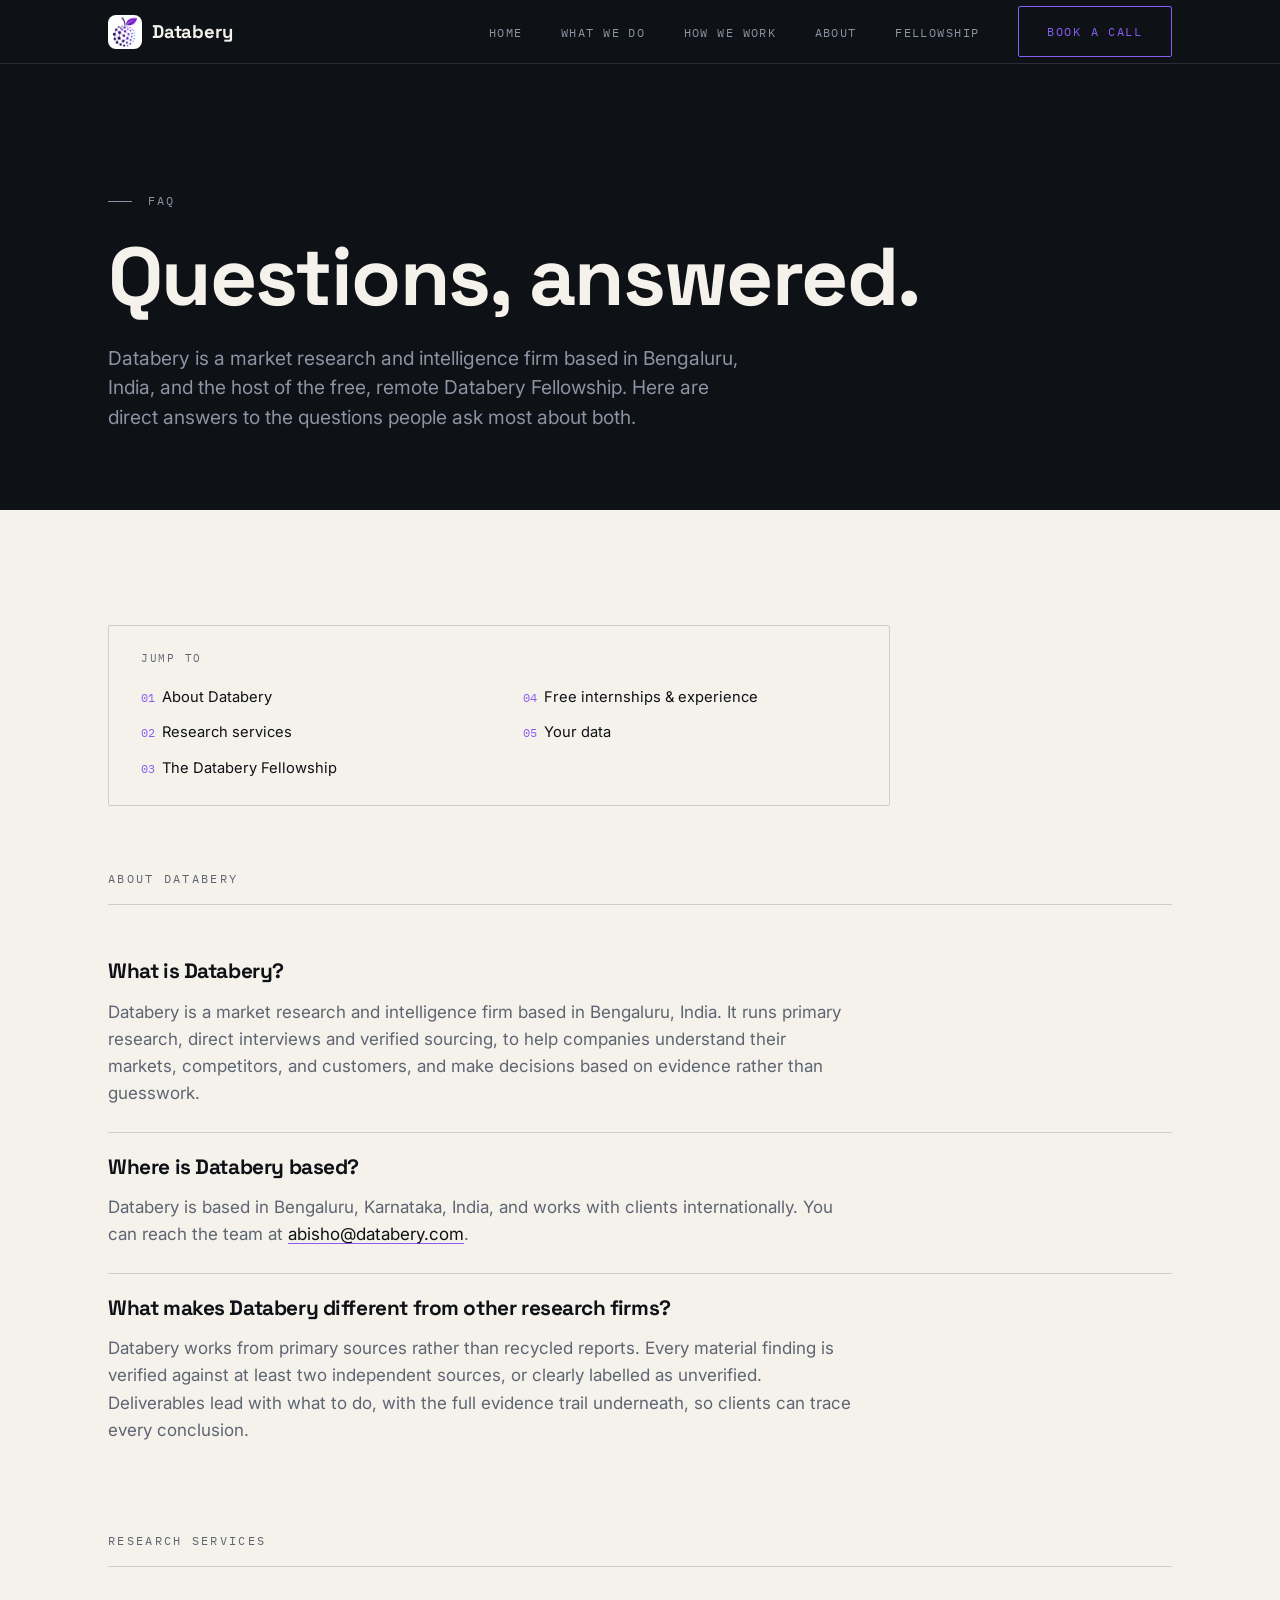
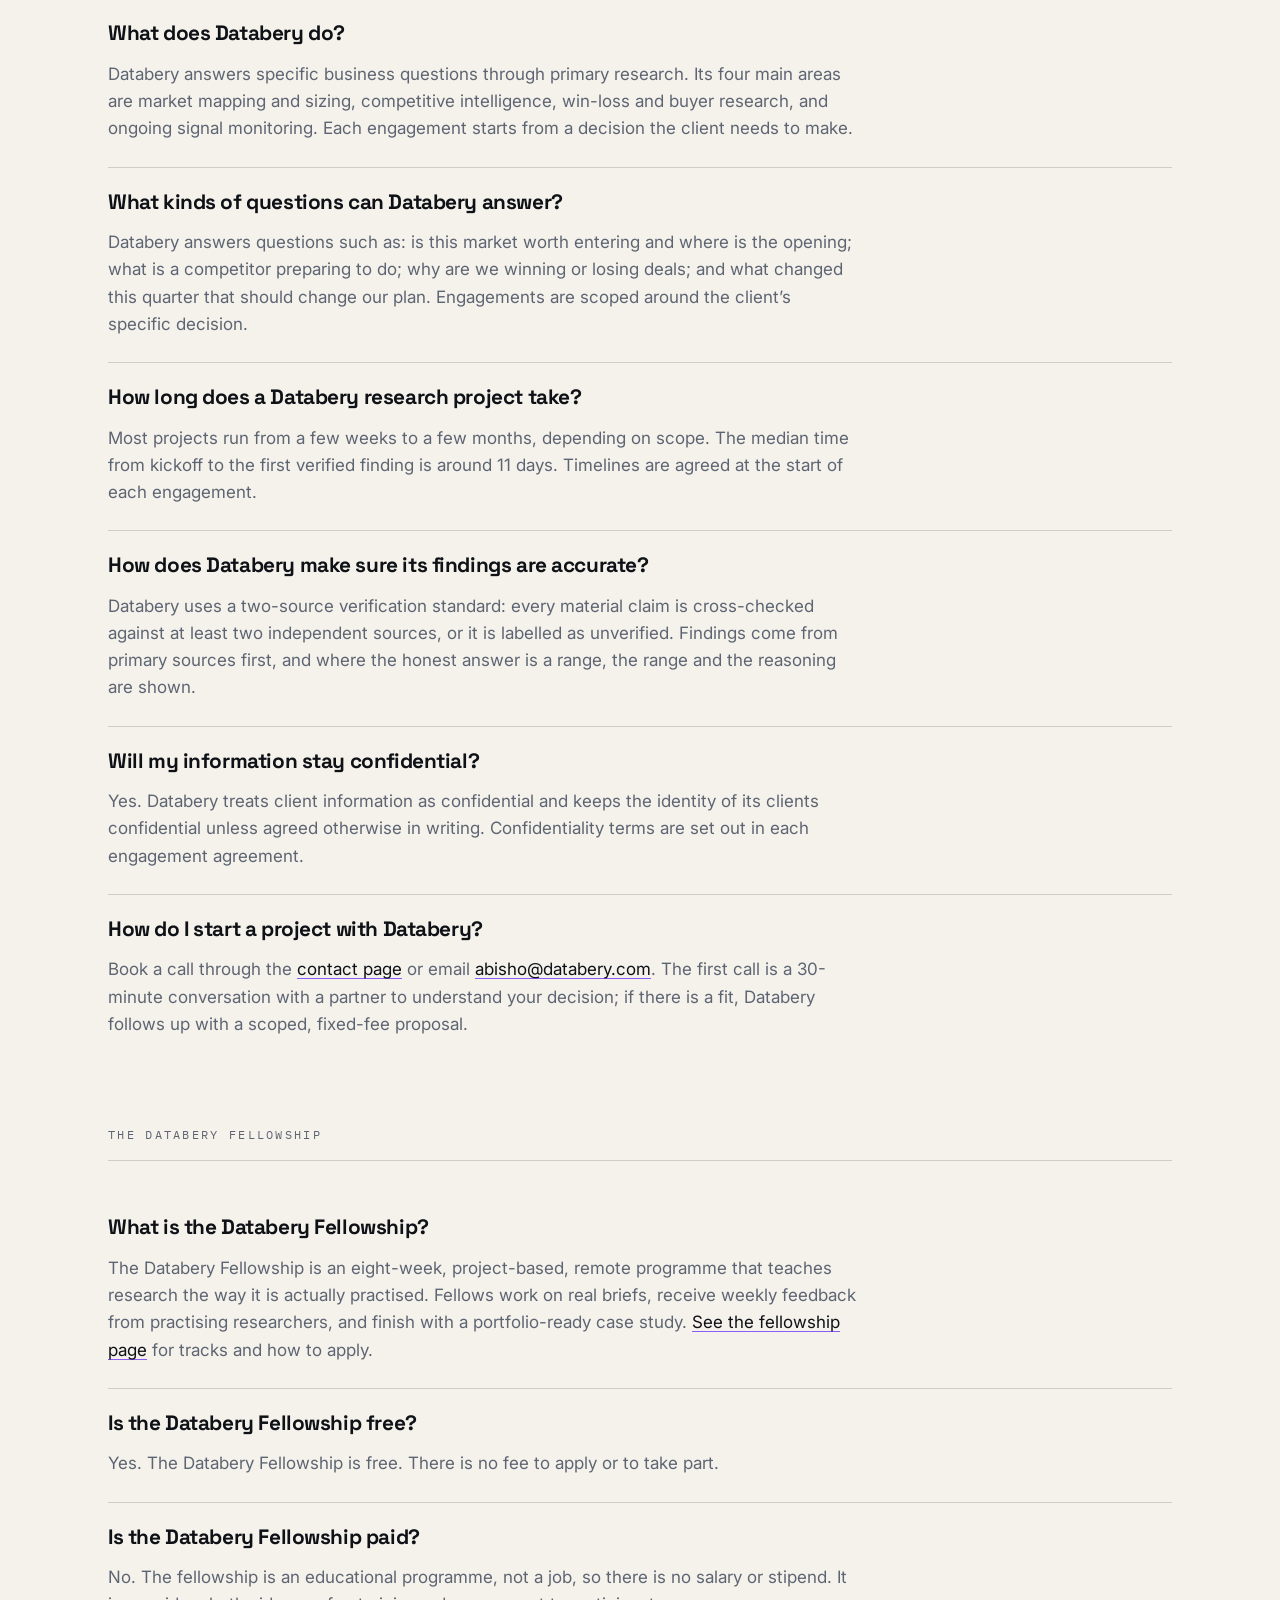
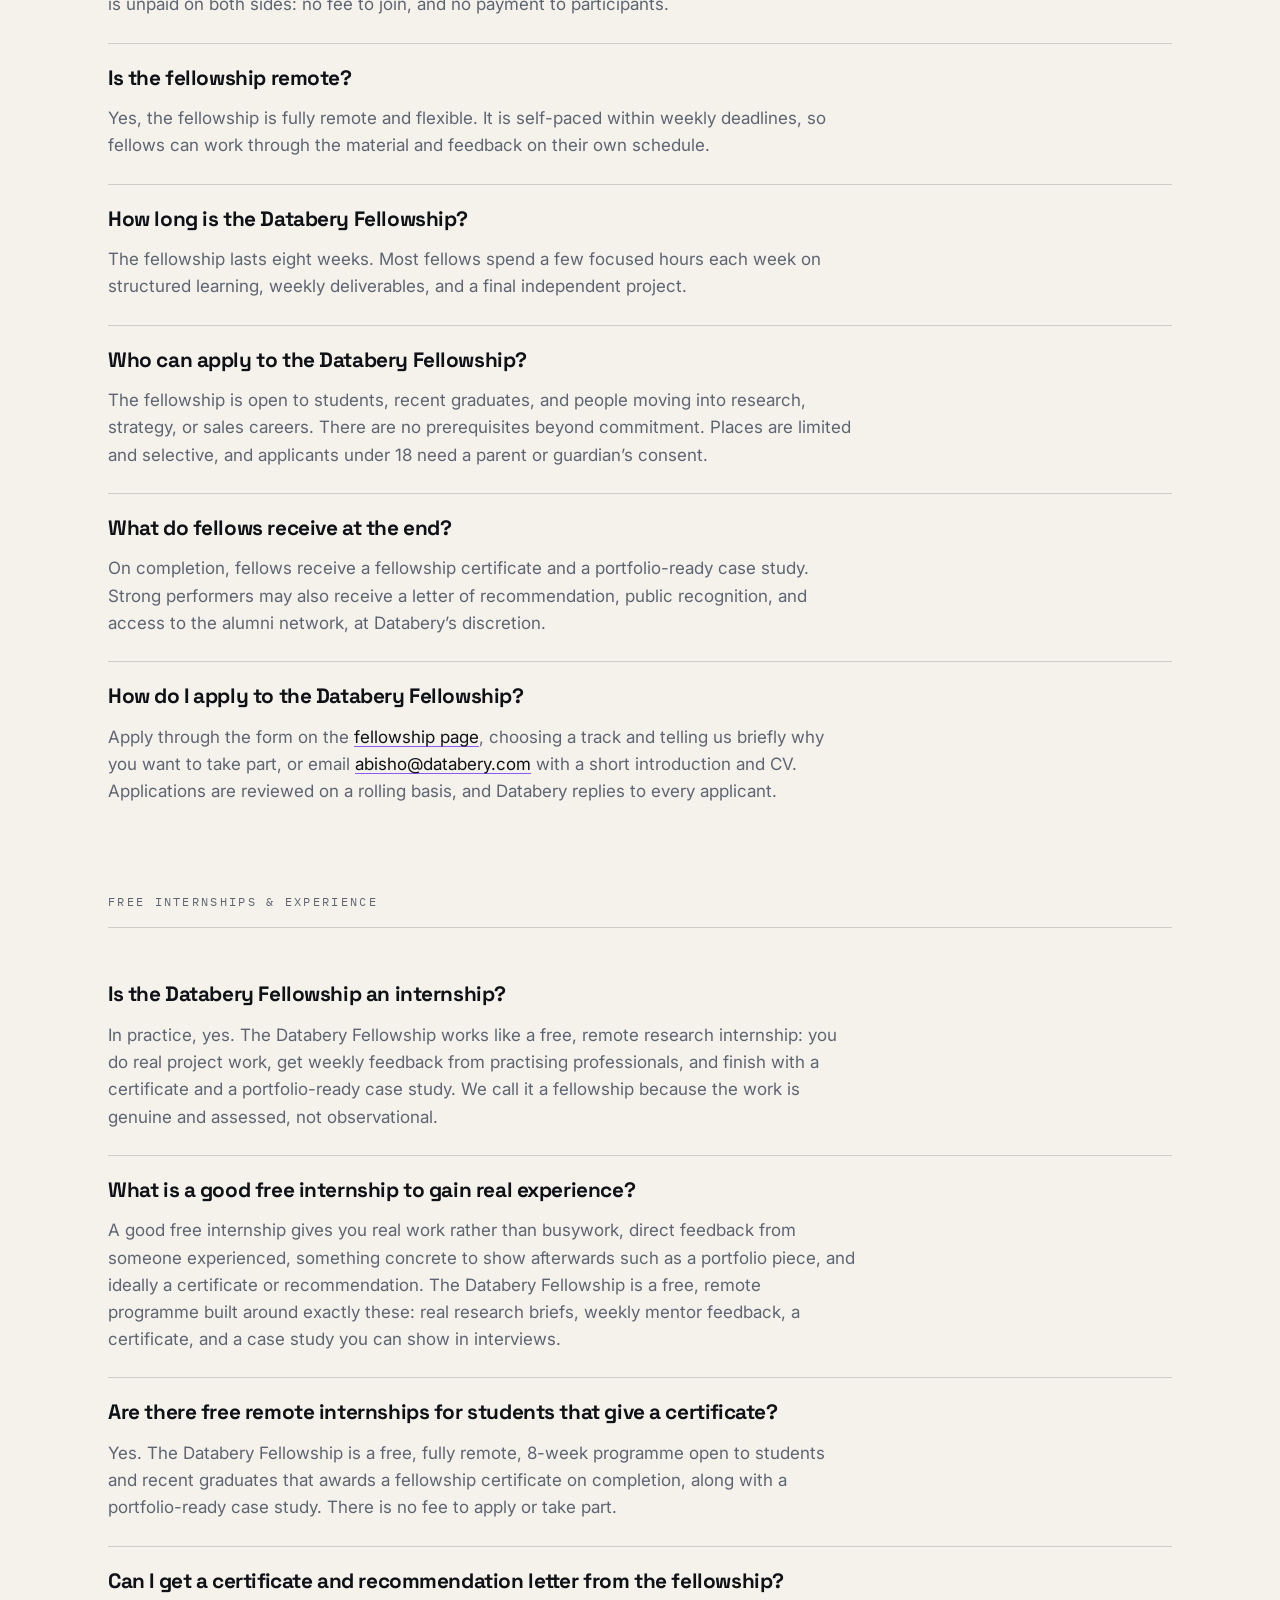
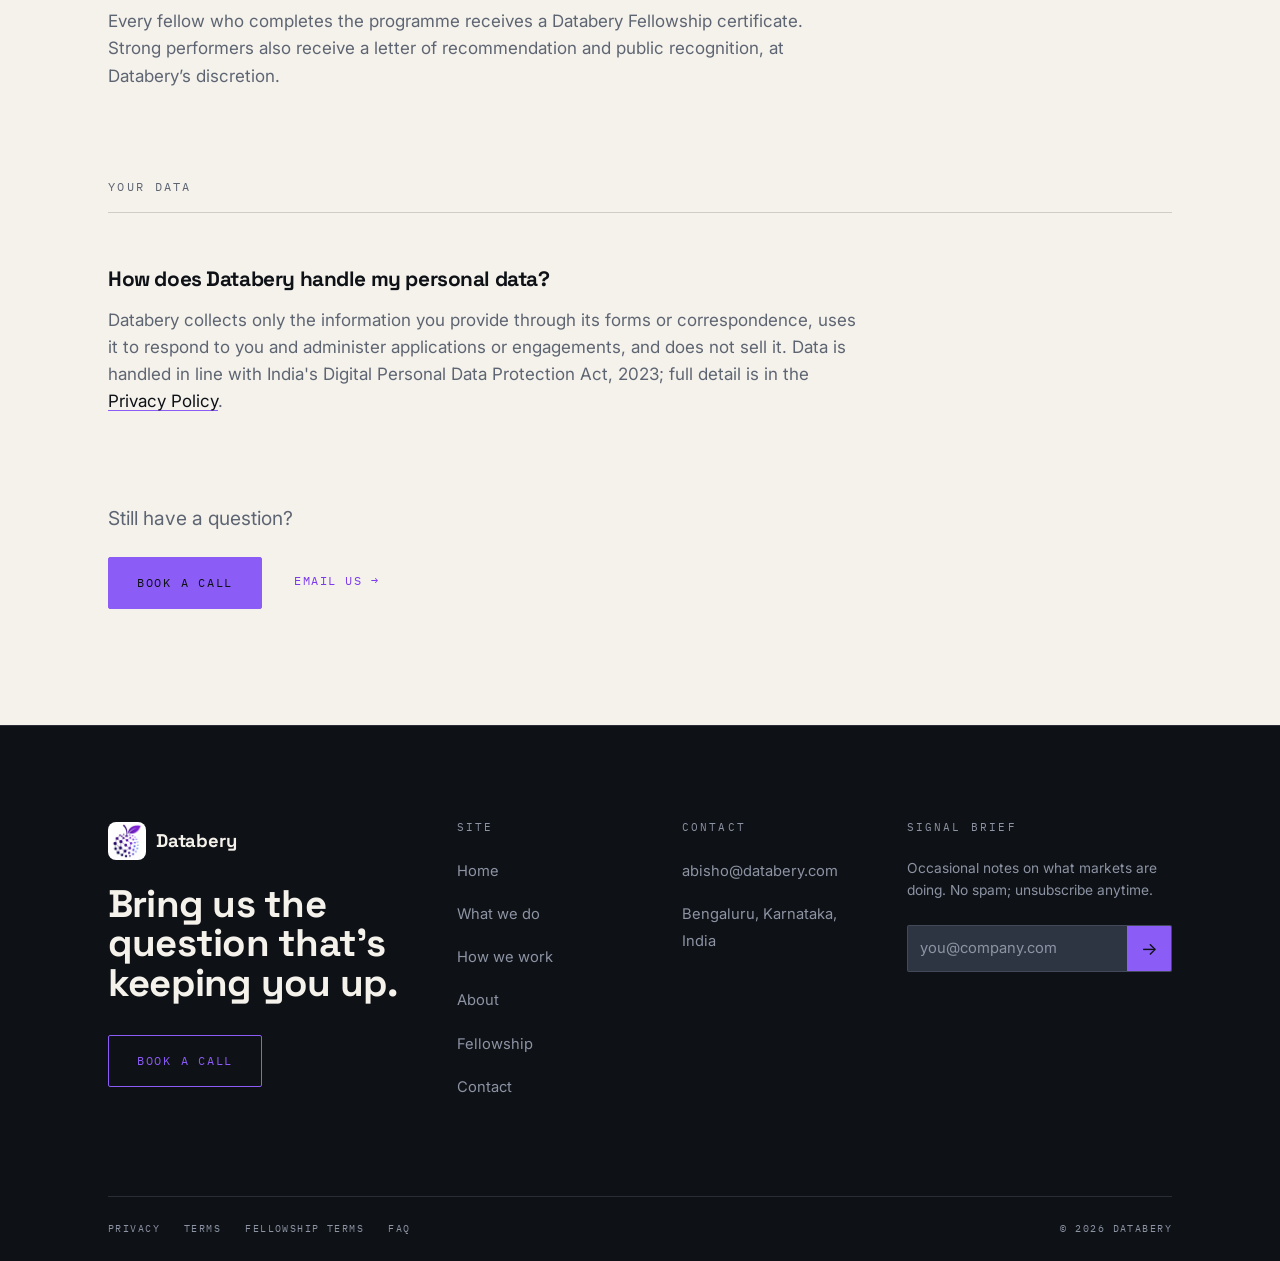
<file: faq.html>
<!DOCTYPE html>
<html lang="en">
<head>
<meta charset="utf-8">
<meta name="viewport" content="width=device-width, initial-scale=1">
<title>Databery FAQ | Market research and the Databery Fellowship</title>
<meta name="description" content="Answers about Databery, a Bengaluru market research firm, and the free, remote Databery Fellowship: what we do, how findings are verified, and who can apply.">
<meta name="robots" content="index, follow">
<meta name="theme-color" content="#0E1116">
<meta property="og:url" content="https://databery.com/faq.html">
<meta property="og:site_name" content="Databery">
<meta property="og:image" content="https://databery.com/assets/img/og-card.jpg">
<meta property="og:image:width" content="1200">
<meta property="og:image:height" content="630">
<meta property="og:image:alt" content="Databery, market research and intelligence, Bengaluru, India">
<meta name="twitter:card" content="summary_large_image">
<meta name="twitter:image" content="https://databery.com/assets/img/og-card.jpg">
<link rel="canonical" href="https://databery.com/faq.html">
<meta property="og:title" content="FAQ | Databery">
<meta property="og:description" content="Answers about Databery's market research services and the free, remote Databery Fellowship.">
<meta property="og:type" content="website">
<link rel="icon" href="assets/img/logo-mark.png?v=12">
<link rel="preconnect" href="https://fonts.googleapis.com">
<link rel="preconnect" href="https://fonts.gstatic.com" crossorigin>
<link href="https://fonts.googleapis.com/css2?family=Space+Grotesk:wght@500;700&family=Inter:wght@400;500;600&family=IBM+Plex+Mono:wght@400;500&display=swap" rel="stylesheet">
<link rel="stylesheet" href="css/styles.css?v=11">

<script type="application/ld+json">
{
  "@context": "https://schema.org",
  "@type": "Organization",
  "name": "Databery",
  "legalName": "Databery",
  "url": "https://databery.com/",
  "logo": "https://databery.com/assets/img/logo-badge.png",
  "description": "Databery is a market research and intelligence firm based in Bengaluru, India that runs primary research to help companies understand their markets, competitors, and customers, and make decisions based on verified evidence.",
  "email": "abisho@databery.com",
  "foundingDate": "2024",
  "areaServed": "Worldwide",
  "address": {
    "@type": "PostalAddress",
    "addressLocality": "Bengaluru",
    "addressRegion": "Karnataka",
    "addressCountry": "IN"
  }
}
</script>
<script type="application/ld+json">
{
  "@context": "https://schema.org",
  "@type": "FAQPage",
  "mainEntity": [
    {"@type":"Question","name":"What is Databery?","acceptedAnswer":{"@type":"Answer","text":"Databery is a market research and intelligence firm based in Bengaluru, India. It runs primary research, direct interviews and verified sourcing, to help companies understand their markets, competitors, and customers, and make decisions based on evidence rather than guesswork."}},
    {"@type":"Question","name":"Where is Databery based?","acceptedAnswer":{"@type":"Answer","text":"Databery is based in Bengaluru, Karnataka, India, and works with clients internationally. You can reach the team at abisho@databery.com."}},
    {"@type":"Question","name":"What makes Databery different from other research firms?","acceptedAnswer":{"@type":"Answer","text":"Databery works from primary sources rather than recycled reports. Every material finding is verified against at least two independent sources, or clearly labelled as unverified. Deliverables lead with what to do, with the full evidence trail underneath, so clients can trace every conclusion."}},
    {"@type":"Question","name":"What does Databery do?","acceptedAnswer":{"@type":"Answer","text":"Databery answers specific business questions through primary research. Its four main areas are market mapping and sizing, competitive intelligence, win-loss and buyer research, and ongoing signal monitoring. Each engagement starts from a decision the client needs to make."}},
    {"@type":"Question","name":"What kinds of questions can Databery answer?","acceptedAnswer":{"@type":"Answer","text":"Databery answers questions such as: is this market worth entering and where is the opening; what is a competitor preparing to do; why are we winning or losing deals; and what changed this quarter that should change our plan. Engagements are scoped around the client's specific decision."}},
    {"@type":"Question","name":"How long does a Databery research project take?","acceptedAnswer":{"@type":"Answer","text":"Most projects run from a few weeks to a few months, depending on scope. The median time from kickoff to the first verified finding is around 11 days. Timelines are agreed at the start of each engagement."}},
    {"@type":"Question","name":"How does Databery make sure its findings are accurate?","acceptedAnswer":{"@type":"Answer","text":"Databery uses a two-source verification standard: every material claim is cross-checked against at least two independent sources, or it is labelled as unverified. Findings come from primary sources first, and where the honest answer is a range, the range and the reasoning are shown."}},
    {"@type":"Question","name":"Will my information stay confidential?","acceptedAnswer":{"@type":"Answer","text":"Yes. Databery treats client information as confidential and keeps the identity of its clients confidential unless agreed otherwise in writing. Confidentiality terms are set out in each engagement agreement."}},
    {"@type":"Question","name":"How do I start a project with Databery?","acceptedAnswer":{"@type":"Answer","text":"Book a call through the contact page or email abisho@databery.com. The first call is a 30-minute conversation with a partner to understand your decision; if there is a fit, Databery follows up with a scoped, fixed-fee proposal."}},
    {"@type":"Question","name":"What is the Databery Fellowship?","acceptedAnswer":{"@type":"Answer","text":"The Databery Fellowship is an eight-week, project-based, remote programme that teaches research the way it is actually practised. Fellows work on real briefs, receive weekly feedback from practising researchers, and finish with a portfolio-ready case study."}},
    {"@type":"Question","name":"Is the Databery Fellowship free?","acceptedAnswer":{"@type":"Answer","text":"Yes. The Databery Fellowship is free. There is no fee to apply or to take part."}},
    {"@type":"Question","name":"Is the Databery Fellowship paid?","acceptedAnswer":{"@type":"Answer","text":"No. The fellowship is an educational programme, not a job, so there is no salary or stipend. It is unpaid on both sides: no fee to join, and no payment to participants."}},
    {"@type":"Question","name":"Is the fellowship remote?","acceptedAnswer":{"@type":"Answer","text":"Yes, the fellowship is fully remote and flexible. It is self-paced within weekly deadlines, so fellows can work through the material and feedback on their own schedule."}},
    {"@type":"Question","name":"How long is the Databery Fellowship?","acceptedAnswer":{"@type":"Answer","text":"The fellowship lasts eight weeks. Most fellows spend a few focused hours each week on structured learning, weekly deliverables, and a final independent project."}},
    {"@type":"Question","name":"Who can apply to the Databery Fellowship?","acceptedAnswer":{"@type":"Answer","text":"The fellowship is open to students, recent graduates, and people moving into research, strategy, or sales careers. There are no prerequisites beyond commitment. Places are limited and selective, and applicants under 18 need a parent or guardian's consent."}},
    {"@type":"Question","name":"What do fellows receive at the end?","acceptedAnswer":{"@type":"Answer","text":"On completion, fellows receive a fellowship certificate and a portfolio-ready case study. Strong performers may also receive a letter of recommendation, public recognition, and access to the alumni network, at Databery's discretion."}},
    {"@type":"Question","name":"How do I apply to the Databery Fellowship?","acceptedAnswer":{"@type":"Answer","text":"Apply through the form on the fellowship page, choosing a track and telling us briefly why you want to take part, or email abisho@databery.com with a short introduction and CV. Applications are reviewed on a rolling basis, and Databery replies to every applicant."}},
    {"@type":"Question","name":"Is the Databery Fellowship an internship?","acceptedAnswer":{"@type":"Answer","text":"In practice, yes. The Databery Fellowship works like a free, remote research internship: you do real project work, get weekly feedback from practising professionals, and finish with a certificate and a portfolio-ready case study. Databery calls it a fellowship because the work is genuine and assessed, not observational."}},
    {"@type":"Question","name":"What is a good free internship to gain real experience?","acceptedAnswer":{"@type":"Answer","text":"A good free internship gives you real work rather than busywork, direct feedback from someone experienced, something concrete to show afterwards such as a portfolio piece, and ideally a certificate or recommendation. The Databery Fellowship is a free, remote programme built around exactly these: real research briefs, weekly mentor feedback, a certificate, and a case study you can show in interviews."}},
    {"@type":"Question","name":"Are there free remote internships for students that give a certificate?","acceptedAnswer":{"@type":"Answer","text":"Yes. The Databery Fellowship is a free, fully remote, 8-week programme open to students and recent graduates that awards a fellowship certificate on completion, along with a portfolio-ready case study. There is no fee to apply or take part."}},
    {"@type":"Question","name":"Can I get a certificate and recommendation letter from the fellowship?","acceptedAnswer":{"@type":"Answer","text":"Every fellow who completes the programme receives a Databery Fellowship certificate. Strong performers also receive a letter of recommendation and public recognition, at Databery's discretion."}},
    {"@type":"Question","name":"How does Databery handle my personal data?","acceptedAnswer":{"@type":"Answer","text":"Databery collects only the information you provide through its forms or correspondence, uses it to respond to you and administer applications or engagements, and does not sell it. Data is handled in line with India's Digital Personal Data Protection Act, 2023; full detail is in the Databery Privacy Policy."}}
  ]
}
</script>
</head>
<body>
<a class="skip" href="#main">Skip to content</a>

<header>
  <nav class="nav" aria-label="Main">
    <div class="nav__in">
      <a class="logo" href="index.html" aria-label="Databery home">
        <img class="logo__mark" src="assets/img/logo-badge.png?v=11" width="34" height="34" alt="">
        Databery
      </a>
      <button class="nav__toggle" aria-expanded="false" aria-label="Menu">
        <span></span><span></span><span></span>
      </button>
      <ul class="nav__links">
        <li><a class="nav__link" href="index.html">Home</a></li>
        <li><a class="nav__link" href="what-we-do.html">What we do</a></li>
        <li><a class="nav__link" href="how-we-work.html">How we work</a></li>
        <li><a class="nav__link" href="about.html">About</a></li>
        <li><a class="nav__link" href="fellowship.html">Fellowship</a></li>
        <li><a class="btn" href="contact.html">Book a call</a></li>
      </ul>
    </div>
  </nav>
</header>

<main id="main">

  <section class="page-hero band--ink">
    <div class="wrap">
      <p class="eyebrow" data-reveal>FAQ</p>
      <h1 class="display-xl" data-reveal style="--rd:60ms">Questions, answered.</h1>
      <p class="lede muted" data-reveal style="--rd:120ms">Databery is a market research and intelligence firm based in Bengaluru, India, and the host of the free, remote Databery Fellowship. Here are direct answers to the questions people ask most about both.</p>
    </div>
  </section>

  <section class="band band--bone">
    <div class="wrap">

      <nav class="toc" aria-label="Contents">
        <p>Jump to</p>
        <ol>
          <li><a href="#about">About Databery</a></li>
          <li><a href="#research">Research services</a></li>
          <li><a href="#fellowship">The Databery Fellowship</a></li>
          <li><a href="#internships">Free internships &amp; experience</a></li>
          <li><a href="#data">Your data</a></li>
        </ol>
      </nav>

      <div class="faq-group" id="about">
        <p class="faq-group__title">About Databery</p>

        <div class="qa">
          <h3>What is Databery?</h3>
          <p>Databery is a market research and intelligence firm based in Bengaluru, India. It runs primary research, direct interviews and verified sourcing, to help companies understand their markets, competitors, and customers, and make decisions based on evidence rather than guesswork.</p>
        </div>
        <div class="qa">
          <h3>Where is Databery based?</h3>
          <p>Databery is based in Bengaluru, Karnataka, India, and works with clients internationally. You can reach the team at <a href="mailto:abisho@databery.com">abisho@databery.com</a>.</p>
        </div>
        <div class="qa">
          <h3>What makes Databery different from other research firms?</h3>
          <p>Databery works from primary sources rather than recycled reports. Every material finding is verified against at least two independent sources, or clearly labelled as unverified. Deliverables lead with what to do, with the full evidence trail underneath, so clients can trace every conclusion.</p>
        </div>
      </div>

      <div class="faq-group" id="research">
        <p class="faq-group__title">Research services</p>

        <div class="qa">
          <h3>What does Databery do?</h3>
          <p>Databery answers specific business questions through primary research. Its four main areas are market mapping and sizing, competitive intelligence, win-loss and buyer research, and ongoing signal monitoring. Each engagement starts from a decision the client needs to make.</p>
        </div>
        <div class="qa">
          <h3>What kinds of questions can Databery answer?</h3>
          <p>Databery answers questions such as: is this market worth entering and where is the opening; what is a competitor preparing to do; why are we winning or losing deals; and what changed this quarter that should change our plan. Engagements are scoped around the client&rsquo;s specific decision.</p>
        </div>
        <div class="qa">
          <h3>How long does a Databery research project take?</h3>
          <p>Most projects run from a few weeks to a few months, depending on scope. The median time from kickoff to the first verified finding is around 11 days. Timelines are agreed at the start of each engagement.</p>
        </div>
        <div class="qa">
          <h3>How does Databery make sure its findings are accurate?</h3>
          <p>Databery uses a two-source verification standard: every material claim is cross-checked against at least two independent sources, or it is labelled as unverified. Findings come from primary sources first, and where the honest answer is a range, the range and the reasoning are shown.</p>
        </div>
        <div class="qa">
          <h3>Will my information stay confidential?</h3>
          <p>Yes. Databery treats client information as confidential and keeps the identity of its clients confidential unless agreed otherwise in writing. Confidentiality terms are set out in each engagement agreement.</p>
        </div>
        <div class="qa">
          <h3>How do I start a project with Databery?</h3>
          <p>Book a call through the <a href="contact.html">contact page</a> or email <a href="mailto:abisho@databery.com">abisho@databery.com</a>. The first call is a 30-minute conversation with a partner to understand your decision; if there is a fit, Databery follows up with a scoped, fixed-fee proposal.</p>
        </div>
      </div>

      <div class="faq-group" id="fellowship">
        <p class="faq-group__title">The Databery Fellowship</p>

        <div class="qa">
          <h3>What is the Databery Fellowship?</h3>
          <p>The Databery Fellowship is an eight-week, project-based, remote programme that teaches research the way it is actually practised. Fellows work on real briefs, receive weekly feedback from practising researchers, and finish with a portfolio-ready case study. <a href="fellowship.html">See the fellowship page</a> for tracks and how to apply.</p>
        </div>
        <div class="qa">
          <h3>Is the Databery Fellowship free?</h3>
          <p>Yes. The Databery Fellowship is free. There is no fee to apply or to take part.</p>
        </div>
        <div class="qa">
          <h3>Is the Databery Fellowship paid?</h3>
          <p>No. The fellowship is an educational programme, not a job, so there is no salary or stipend. It is unpaid on both sides: no fee to join, and no payment to participants.</p>
        </div>
        <div class="qa">
          <h3>Is the fellowship remote?</h3>
          <p>Yes, the fellowship is fully remote and flexible. It is self-paced within weekly deadlines, so fellows can work through the material and feedback on their own schedule.</p>
        </div>
        <div class="qa">
          <h3>How long is the Databery Fellowship?</h3>
          <p>The fellowship lasts eight weeks. Most fellows spend a few focused hours each week on structured learning, weekly deliverables, and a final independent project.</p>
        </div>
        <div class="qa">
          <h3>Who can apply to the Databery Fellowship?</h3>
          <p>The fellowship is open to students, recent graduates, and people moving into research, strategy, or sales careers. There are no prerequisites beyond commitment. Places are limited and selective, and applicants under 18 need a parent or guardian&rsquo;s consent.</p>
        </div>
        <div class="qa">
          <h3>What do fellows receive at the end?</h3>
          <p>On completion, fellows receive a fellowship certificate and a portfolio-ready case study. Strong performers may also receive a letter of recommendation, public recognition, and access to the alumni network, at Databery&rsquo;s discretion.</p>
        </div>
        <div class="qa">
          <h3>How do I apply to the Databery Fellowship?</h3>
          <p>Apply through the form on the <a href="fellowship.html#apply">fellowship page</a>, choosing a track and telling us briefly why you want to take part, or email <a href="mailto:abisho@databery.com">abisho@databery.com</a> with a short introduction and CV. Applications are reviewed on a rolling basis, and Databery replies to every applicant.</p>
        </div>
      </div>

      <div class="faq-group" id="internships">
        <p class="faq-group__title">Free internships &amp; experience</p>

        <div class="qa">
          <h3>Is the Databery Fellowship an internship?</h3>
          <p>In practice, yes. The Databery Fellowship works like a free, remote research internship: you do real project work, get weekly feedback from practising professionals, and finish with a certificate and a portfolio-ready case study. We call it a fellowship because the work is genuine and assessed, not observational.</p>
        </div>
        <div class="qa">
          <h3>What is a good free internship to gain real experience?</h3>
          <p>A good free internship gives you real work rather than busywork, direct feedback from someone experienced, something concrete to show afterwards such as a portfolio piece, and ideally a certificate or recommendation. The Databery Fellowship is a free, remote programme built around exactly these: real research briefs, weekly mentor feedback, a certificate, and a case study you can show in interviews.</p>
        </div>
        <div class="qa">
          <h3>Are there free remote internships for students that give a certificate?</h3>
          <p>Yes. The Databery Fellowship is a free, fully remote, 8-week programme open to students and recent graduates that awards a fellowship certificate on completion, along with a portfolio-ready case study. There is no fee to apply or take part.</p>
        </div>
        <div class="qa">
          <h3>Can I get a certificate and recommendation letter from the fellowship?</h3>
          <p>Every fellow who completes the programme receives a Databery Fellowship certificate. Strong performers also receive a letter of recommendation and public recognition, at Databery&rsquo;s discretion.</p>
        </div>
      </div>

      <div class="faq-group" id="data">
        <p class="faq-group__title">Your data</p>

        <div class="qa">
          <h3>How does Databery handle my personal data?</h3>
          <p>Databery collects only the information you provide through its forms or correspondence, uses it to respond to you and administer applications or engagements, and does not sell it. Data is handled in line with India's Digital Personal Data Protection Act, 2023; full detail is in the <a href="privacy.html">Privacy Policy</a>.</p>
        </div>
      </div>

      <div data-reveal style="margin-top:var(--s6)">
        <p class="lede" style="color:var(--static-l)">Still have a question?</p>
        <div class="hero__cta" style="margin-top:var(--s3)">
          <a class="btn btn--solid" href="contact.html">Book a call</a>
          <a class="link-draw" href="mailto:abisho@databery.com" style="color:#7C3AED">Email us <span class="arrow">&rarr;</span></a>
        </div>
      </div>

    </div>
  </section>

</main>

<footer class="footer">
  <div class="wrap">
    <div class="footer__main">
      <div>
        <a class="logo" href="index.html" style="margin-bottom:var(--s3)">
          <img class="logo__mark" src="assets/img/logo-badge.png?v=11" width="34" height="34" alt="">
          Databery
        </a>
        <h2>Bring us the question that&rsquo;s keeping you up.</h2>
        <a class="btn" href="contact.html">Book a call</a>
      </div>
      <div class="footer__col">
        <h3>Site</h3>
        <ul>
          <li><a href="index.html">Home</a></li>
          <li><a href="what-we-do.html">What we do</a></li>
          <li><a href="how-we-work.html">How we work</a></li>
          <li><a href="about.html">About</a></li>
          <li><a href="fellowship.html">Fellowship</a></li>
          <li><a href="contact.html">Contact</a></li>
        </ul>
      </div>
      <div class="footer__col">
        <h3>Contact</h3>
        <ul>
          <li><a href="mailto:abisho@databery.com">abisho@databery.com</a></li>
          <li><span class="muted" style="font-size:.92rem">Bengaluru, Karnataka, India</span></li>
        </ul>
      </div>
      <div class="footer__col footer__news">
        <h3>Signal brief</h3>
        <p class="footer__news-note">Occasional notes on what markets are doing. No spam; unsubscribe anytime.</p>
        <form id="newsletter-form" class="news-form" action="https://api.web3forms.com/submit" method="POST" aria-label="Subscribe to the Signal brief">
          <input type="hidden" name="access_key" value="47ae131a-cdfa-4fd4-b47d-8493f4a99dc0">
          <input type="hidden" name="subject" value="Databery Signal brief: new subscriber">
          <input type="hidden" name="from_name" value="Databery website">
          <input type="checkbox" name="botcheck" class="hp" tabindex="-1" aria-hidden="true" autocomplete="off">
          <label for="news-email" class="sr-only">Email address</label>
          <div class="news-form__row">
            <input id="news-email" name="email" type="email" placeholder="you@company.com" autocomplete="email" required>
            <button type="submit" aria-label="Subscribe"><span aria-hidden="true">&rarr;</span></button>
          </div>
          <p class="news-form__msg" id="newsletter-msg" role="status" aria-live="polite"></p>
        </form>
      </div>
    </div>
    <div class="footer__bar">
      <nav class="footer__legal" aria-label="Legal">
        <a href="privacy.html">Privacy</a>
        <a href="terms.html">Terms</a>
        <a href="fellowship-terms.html">Fellowship terms</a>
        <a href="faq.html">FAQ</a>
      </nav>
      <span>&copy; <span id="yr">2026</span> Databery</span>
    </div>
  </div>
</footer>

<script src="js/site.js?v=11" defer></script>
</body>
</html>
</file>
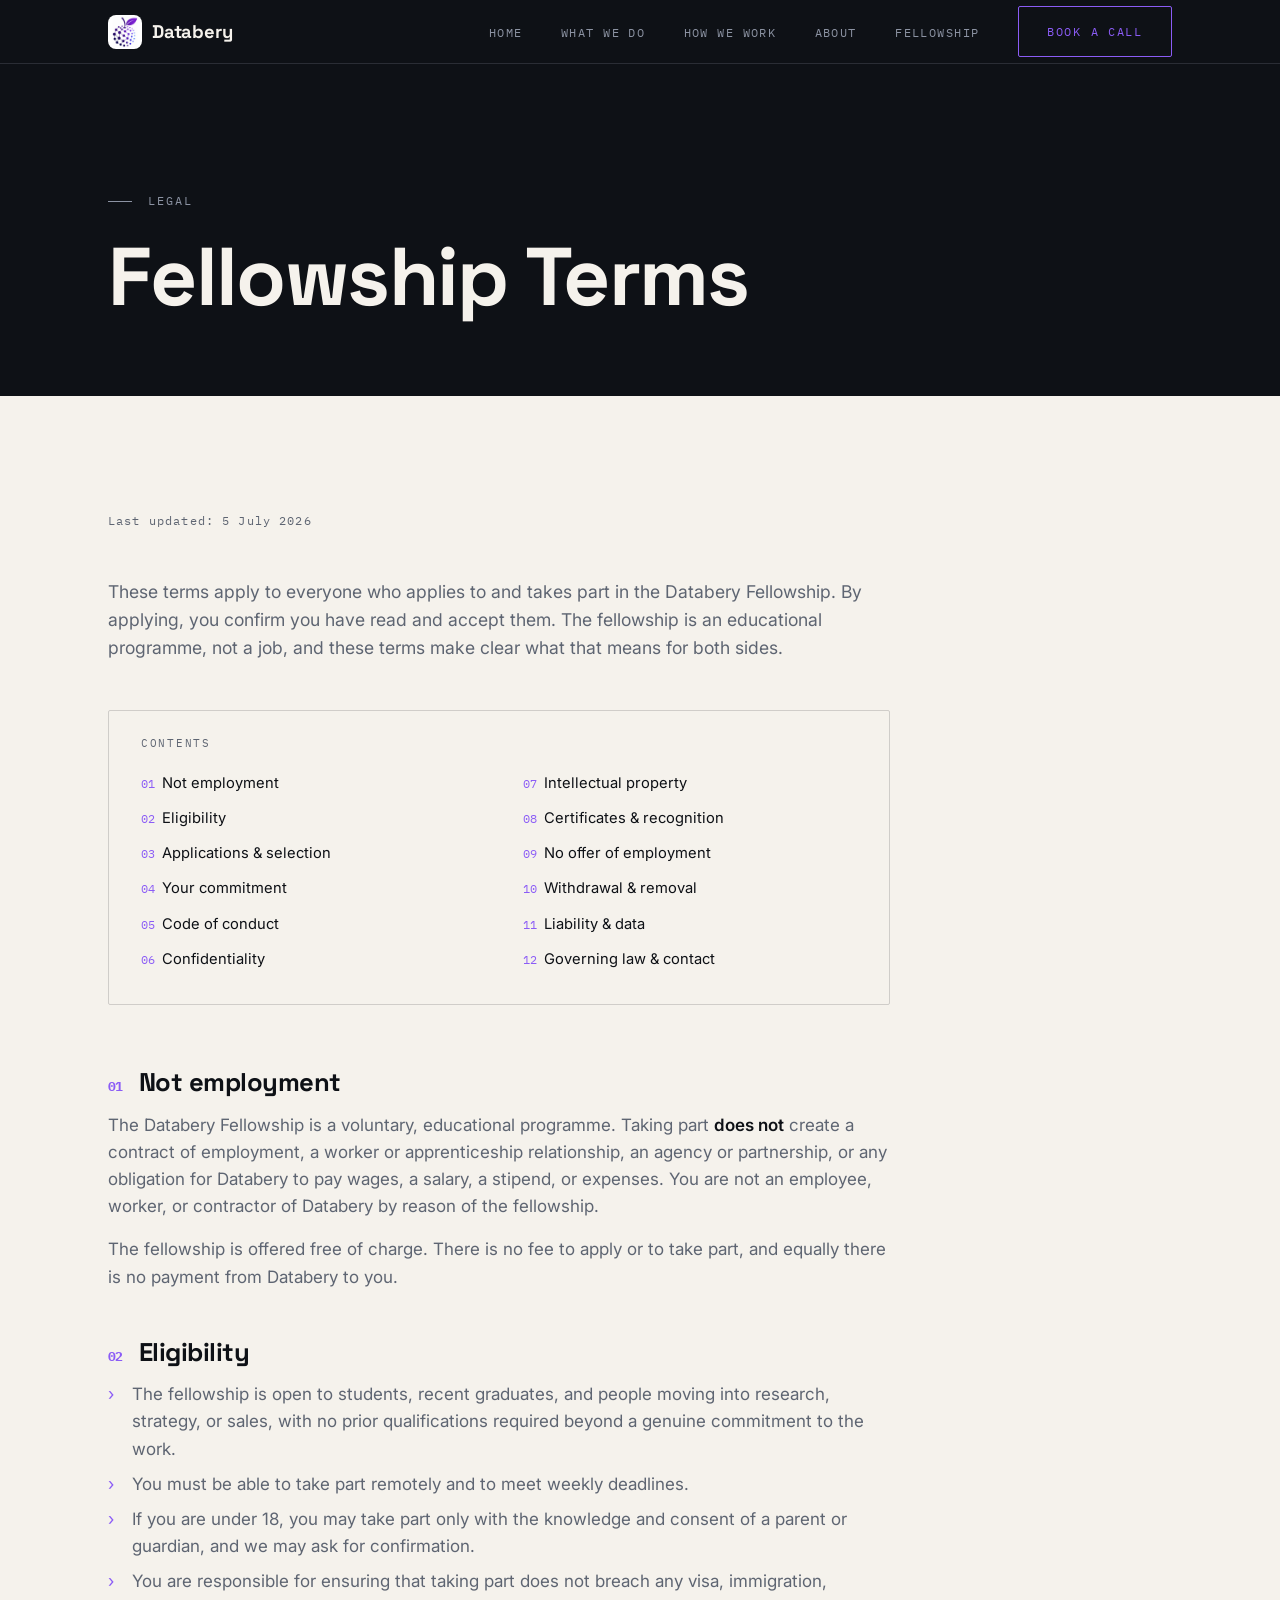
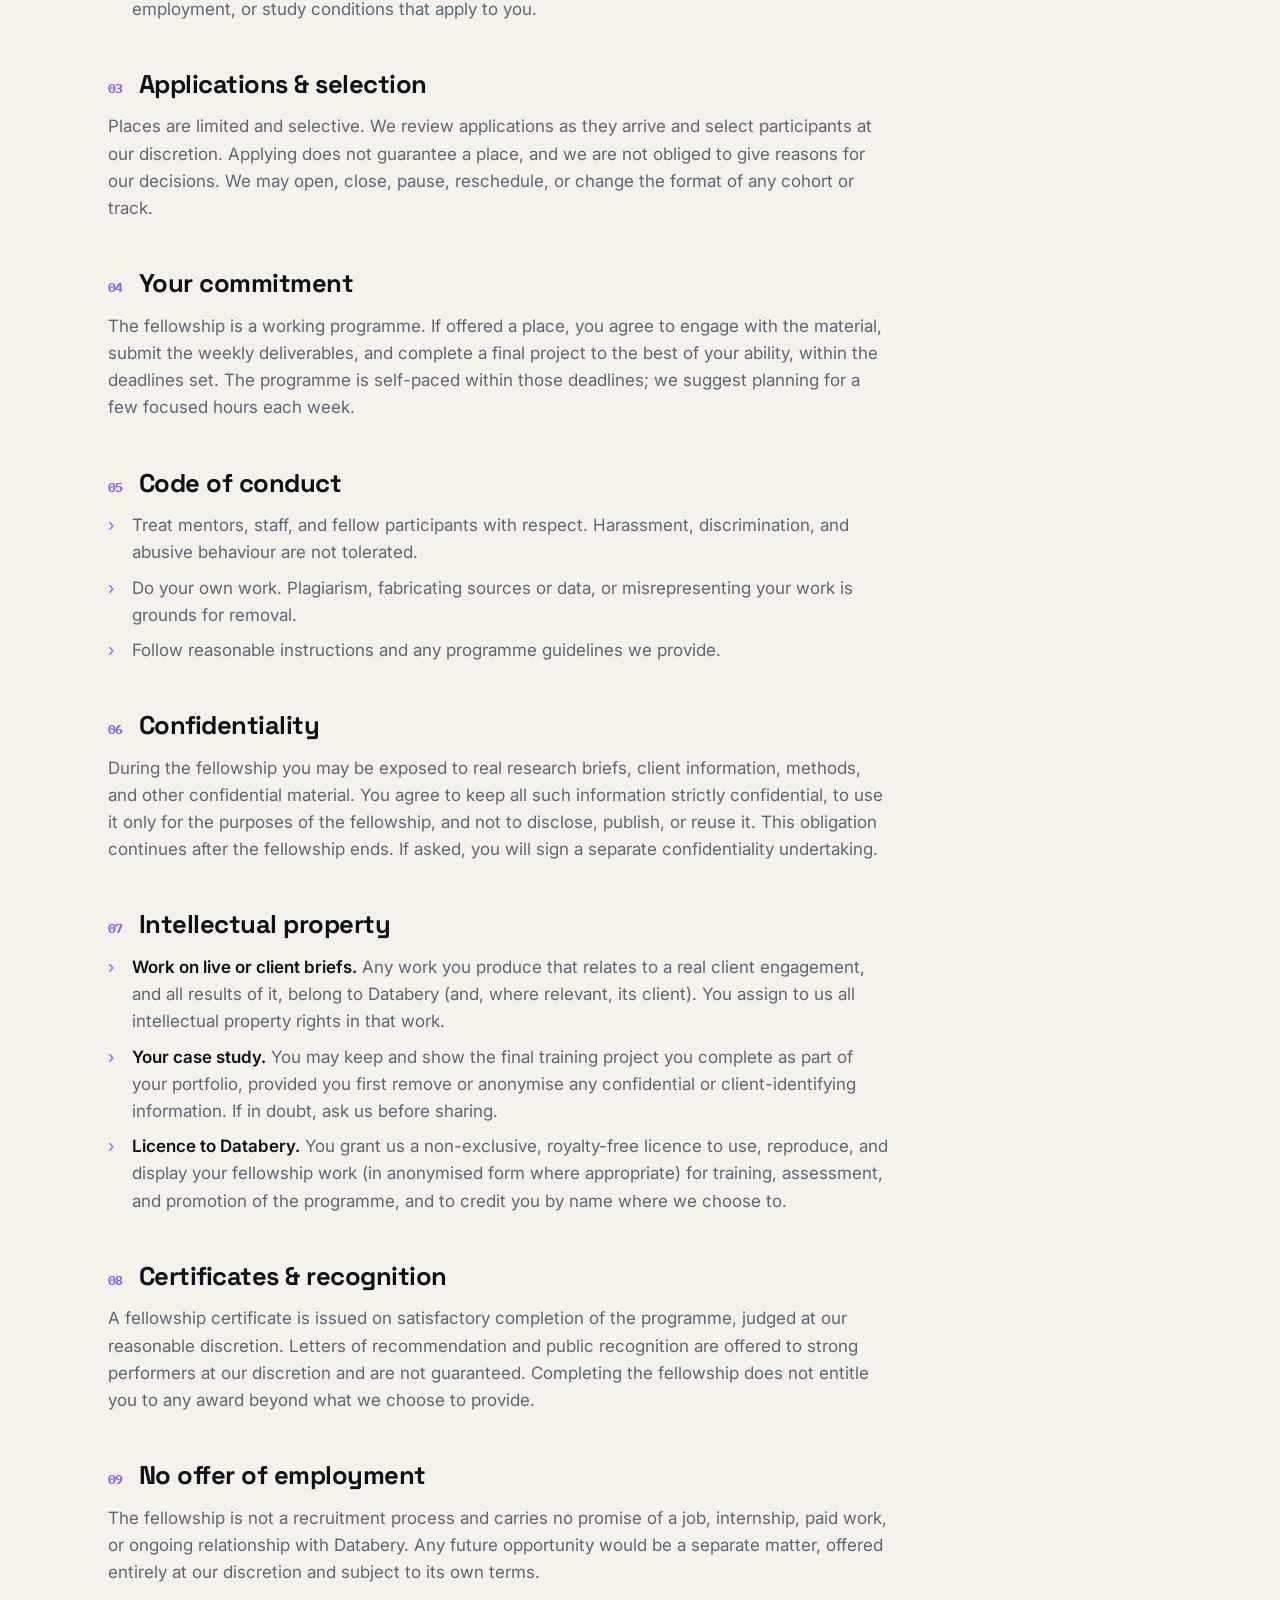
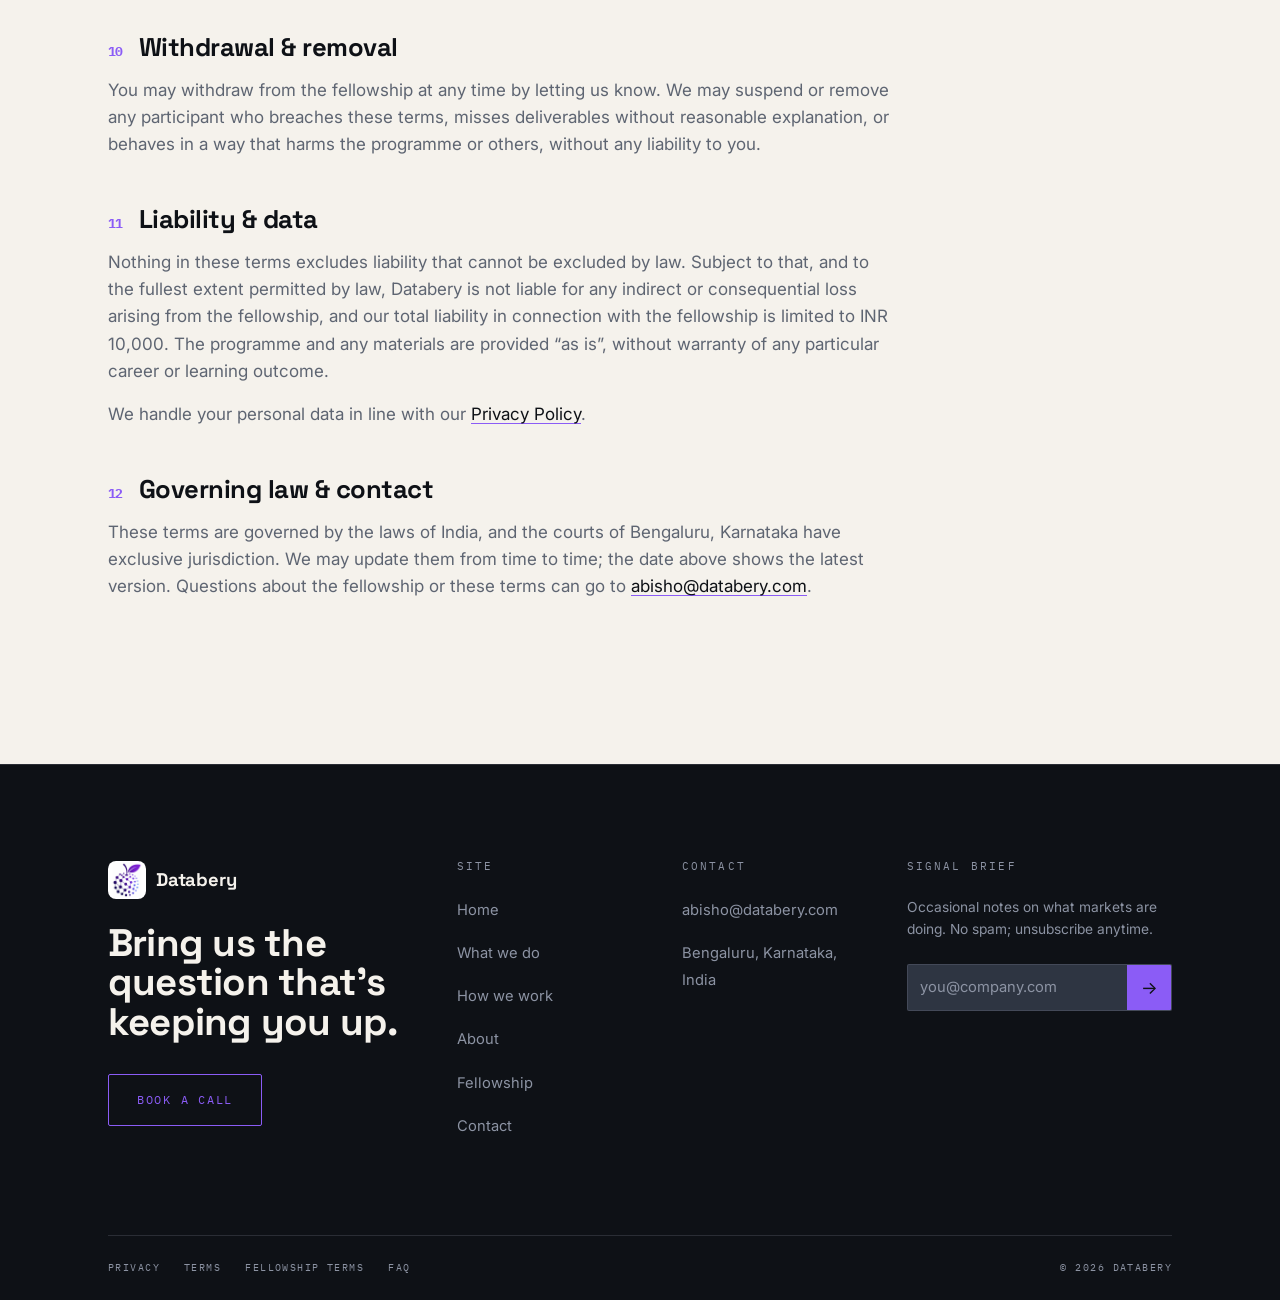
<file: fellowship-terms.html>
<!DOCTYPE html>
<html lang="en">
<head>
<meta charset="utf-8">
<meta name="viewport" content="width=device-width, initial-scale=1">
<title>Fellowship Terms | Databery</title>
<meta name="description" content="Terms of the Databery Fellowship: a free, non-employment educational programme. Eligibility, conduct, confidentiality, IP, certificates, and liability.">
<meta name="robots" content="index, follow">
<meta name="theme-color" content="#0E1116">
<link rel="canonical" href="https://databery.com/fellowship-terms.html">
<meta property="og:url" content="https://databery.com/fellowship-terms.html">
<meta property="og:site_name" content="Databery">
<meta property="og:image" content="https://databery.com/assets/img/og-card.jpg">
<meta property="og:image:width" content="1200">
<meta property="og:image:height" content="630">
<meta property="og:image:alt" content="Databery, market research and intelligence, Bengaluru, India">
<meta name="twitter:card" content="summary_large_image">
<meta name="twitter:image" content="https://databery.com/assets/img/og-card.jpg">
<link rel="icon" href="assets/img/logo-mark.png?v=12">
<link rel="preconnect" href="https://fonts.googleapis.com">
<link rel="preconnect" href="https://fonts.gstatic.com" crossorigin>
<link href="https://fonts.googleapis.com/css2?family=Space+Grotesk:wght@500;700&family=Inter:wght@400;500;600&family=IBM+Plex+Mono:wght@400;500&display=swap" rel="stylesheet">
<link rel="stylesheet" href="css/styles.css?v=11">
</head>
<body>
<a class="skip" href="#main">Skip to content</a>

<header>
  <nav class="nav" aria-label="Main">
    <div class="nav__in">
      <a class="logo" href="index.html" aria-label="Databery home">
        <img class="logo__mark" src="assets/img/logo-badge.png?v=11" width="34" height="34" alt="">
        Databery
      </a>
      <button class="nav__toggle" aria-expanded="false" aria-label="Menu">
        <span></span><span></span><span></span>
      </button>
      <ul class="nav__links">
        <li><a class="nav__link" href="index.html">Home</a></li>
        <li><a class="nav__link" href="what-we-do.html">What we do</a></li>
        <li><a class="nav__link" href="how-we-work.html">How we work</a></li>
        <li><a class="nav__link" href="about.html">About</a></li>
        <li><a class="nav__link" href="fellowship.html">Fellowship</a></li>
        <li><a class="btn" href="contact.html">Book a call</a></li>
      </ul>
    </div>
  </nav>
</header>

<main id="main">

  <section class="page-hero band--ink">
    <div class="wrap">
      <p class="eyebrow" data-reveal>Legal</p>
      <h1 class="display-xl" data-reveal style="--rd:60ms">Fellowship Terms</h1>
    </div>
  </section>

  <section class="band band--bone">
    <div class="wrap">
      <div class="legal">
        <p class="updated">Last updated: 5 July 2026</p>
        <p class="lead">These terms apply to everyone who applies to and takes part in the Databery Fellowship. By applying, you confirm you have read and accept them. The fellowship is an educational programme, not a job, and these terms make clear what that means for both sides.</p>
      </div>

      <nav class="toc" aria-label="Contents">
        <p>Contents</p>
        <ol>
          <li><a href="#nature">Not employment</a></li>
          <li><a href="#eligibility">Eligibility</a></li>
          <li><a href="#selection">Applications &amp; selection</a></li>
          <li><a href="#commitment">Your commitment</a></li>
          <li><a href="#conduct">Code of conduct</a></li>
          <li><a href="#confidentiality">Confidentiality</a></li>
          <li><a href="#ip">Intellectual property</a></li>
          <li><a href="#certificate">Certificates &amp; recognition</a></li>
          <li><a href="#nojob">No offer of employment</a></li>
          <li><a href="#removal">Withdrawal &amp; removal</a></li>
          <li><a href="#liability">Liability &amp; data</a></li>
          <li><a href="#law">Governing law &amp; contact</a></li>
        </ol>
      </nav>

      <div class="legal">
        <section id="nature">
          <h2><span class="n">01</span> Not employment</h2>
          <p>The Databery Fellowship is a voluntary, educational programme. Taking part <strong>does not</strong> create a contract of employment, a worker or apprenticeship relationship, an agency or partnership, or any obligation for Databery to pay wages, a salary, a stipend, or expenses. You are not an employee, worker, or contractor of Databery by reason of the fellowship.</p>
          <p>The fellowship is offered free of charge. There is no fee to apply or to take part, and equally there is no payment from Databery to you.</p>
        </section>

        <section id="eligibility">
          <h2><span class="n">02</span> Eligibility</h2>
          <ul>
            <li>The fellowship is open to students, recent graduates, and people moving into research, strategy, or sales, with no prior qualifications required beyond a genuine commitment to the work.</li>
            <li>You must be able to take part remotely and to meet weekly deadlines.</li>
            <li>If you are under 18, you may take part only with the knowledge and consent of a parent or guardian, and we may ask for confirmation.</li>
            <li>You are responsible for ensuring that taking part does not breach any visa, immigration, employment, or study conditions that apply to you.</li>
          </ul>
        </section>

        <section id="selection">
          <h2><span class="n">03</span> Applications &amp; selection</h2>
          <p>Places are limited and selective. We review applications as they arrive and select participants at our discretion. Applying does not guarantee a place, and we are not obliged to give reasons for our decisions. We may open, close, pause, reschedule, or change the format of any cohort or track.</p>
        </section>

        <section id="commitment">
          <h2><span class="n">04</span> Your commitment</h2>
          <p>The fellowship is a working programme. If offered a place, you agree to engage with the material, submit the weekly deliverables, and complete a final project to the best of your ability, within the deadlines set. The programme is self-paced within those deadlines; we suggest planning for a few focused hours each week.</p>
        </section>

        <section id="conduct">
          <h2><span class="n">05</span> Code of conduct</h2>
          <ul>
            <li>Treat mentors, staff, and fellow participants with respect. Harassment, discrimination, and abusive behaviour are not tolerated.</li>
            <li>Do your own work. Plagiarism, fabricating sources or data, or misrepresenting your work is grounds for removal.</li>
            <li>Follow reasonable instructions and any programme guidelines we provide.</li>
          </ul>
        </section>

        <section id="confidentiality">
          <h2><span class="n">06</span> Confidentiality</h2>
          <p>During the fellowship you may be exposed to real research briefs, client information, methods, and other confidential material. You agree to keep all such information strictly confidential, to use it only for the purposes of the fellowship, and not to disclose, publish, or reuse it. This obligation continues after the fellowship ends. If asked, you will sign a separate confidentiality undertaking.</p>
        </section>

        <section id="ip">
          <h2><span class="n">07</span> Intellectual property</h2>
          <ul>
            <li><strong>Work on live or client briefs.</strong> Any work you produce that relates to a real client engagement, and all results of it, belong to Databery (and, where relevant, its client). You assign to us all intellectual property rights in that work.</li>
            <li><strong>Your case study.</strong> You may keep and show the final training project you complete as part of your portfolio, provided you first remove or anonymise any confidential or client-identifying information. If in doubt, ask us before sharing.</li>
            <li><strong>Licence to Databery.</strong> You grant us a non-exclusive, royalty-free licence to use, reproduce, and display your fellowship work (in anonymised form where appropriate) for training, assessment, and promotion of the programme, and to credit you by name where we choose to.</li>
          </ul>
        </section>

        <section id="certificate">
          <h2><span class="n">08</span> Certificates &amp; recognition</h2>
          <p>A fellowship certificate is issued on satisfactory completion of the programme, judged at our reasonable discretion. Letters of recommendation and public recognition are offered to strong performers at our discretion and are not guaranteed. Completing the fellowship does not entitle you to any award beyond what we choose to provide.</p>
        </section>

        <section id="nojob">
          <h2><span class="n">09</span> No offer of employment</h2>
          <p>The fellowship is not a recruitment process and carries no promise of a job, internship, paid work, or ongoing relationship with Databery. Any future opportunity would be a separate matter, offered entirely at our discretion and subject to its own terms.</p>
        </section>

        <section id="removal">
          <h2><span class="n">10</span> Withdrawal &amp; removal</h2>
          <p>You may withdraw from the fellowship at any time by letting us know. We may suspend or remove any participant who breaches these terms, misses deliverables without reasonable explanation, or behaves in a way that harms the programme or others, without any liability to you.</p>
        </section>

        <section id="liability">
          <h2><span class="n">11</span> Liability &amp; data</h2>
          <p>Nothing in these terms excludes liability that cannot be excluded by law. Subject to that, and to the fullest extent permitted by law, Databery is not liable for any indirect or consequential loss arising from the fellowship, and our total liability in connection with the fellowship is limited to INR 10,000. The programme and any materials are provided &ldquo;as is&rdquo;, without warranty of any particular career or learning outcome.</p>
          <p>We handle your personal data in line with our <a href="privacy.html">Privacy Policy</a>.</p>
        </section>

        <section id="law">
          <h2><span class="n">12</span> Governing law &amp; contact</h2>
          <p>These terms are governed by the laws of India, and the courts of Bengaluru, Karnataka have exclusive jurisdiction. We may update them from time to time; the date above shows the latest version. Questions about the fellowship or these terms can go to <a href="mailto:abisho@databery.com">abisho@databery.com</a>.</p>
        </section>
      </div>
    </div>
  </section>

</main>

<footer class="footer">
  <div class="wrap">
    <div class="footer__main">
      <div>
        <a class="logo" href="index.html" style="margin-bottom:var(--s3)">
          <img class="logo__mark" src="assets/img/logo-badge.png?v=11" width="34" height="34" alt="">
          Databery
        </a>
        <h2>Bring us the question that&rsquo;s keeping you up.</h2>
        <a class="btn" href="contact.html">Book a call</a>
      </div>
      <div class="footer__col">
        <h3>Site</h3>
        <ul>
          <li><a href="index.html">Home</a></li>
          <li><a href="what-we-do.html">What we do</a></li>
          <li><a href="how-we-work.html">How we work</a></li>
          <li><a href="about.html">About</a></li>
          <li><a href="fellowship.html">Fellowship</a></li>
          <li><a href="contact.html">Contact</a></li>
        </ul>
      </div>
      <div class="footer__col">
        <h3>Contact</h3>
        <ul>
          <li><a href="mailto:abisho@databery.com">abisho@databery.com</a></li>
          <li><span class="muted" style="font-size:.92rem">Bengaluru, Karnataka, India</span></li>
        </ul>
      </div>
      <div class="footer__col footer__news">
        <h3>Signal brief</h3>
        <p class="footer__news-note">Occasional notes on what markets are doing. No spam; unsubscribe anytime.</p>
        <form id="newsletter-form" class="news-form" action="https://api.web3forms.com/submit" method="POST" aria-label="Subscribe to the Signal brief">
          <input type="hidden" name="access_key" value="47ae131a-cdfa-4fd4-b47d-8493f4a99dc0">
          <input type="hidden" name="subject" value="Databery Signal brief: new subscriber">
          <input type="hidden" name="from_name" value="Databery website">
          <input type="checkbox" name="botcheck" class="hp" tabindex="-1" aria-hidden="true" autocomplete="off">
          <label for="news-email" class="sr-only">Email address</label>
          <div class="news-form__row">
            <input id="news-email" name="email" type="email" placeholder="you@company.com" autocomplete="email" required>
            <button type="submit" aria-label="Subscribe"><span aria-hidden="true">&rarr;</span></button>
          </div>
          <p class="news-form__msg" id="newsletter-msg" role="status" aria-live="polite"></p>
        </form>
      </div>
    </div>
    <div class="footer__bar">
      <nav class="footer__legal" aria-label="Legal">
        <a href="privacy.html">Privacy</a>
        <a href="terms.html">Terms</a>
        <a href="fellowship-terms.html">Fellowship terms</a>
        <a href="faq.html">FAQ</a>
      </nav>
      <span>&copy; <span id="yr">2026</span> Databery</span>
    </div>
  </div>
</footer>

<script src="js/site.js?v=11" defer></script>
</body>
</html>
</file>
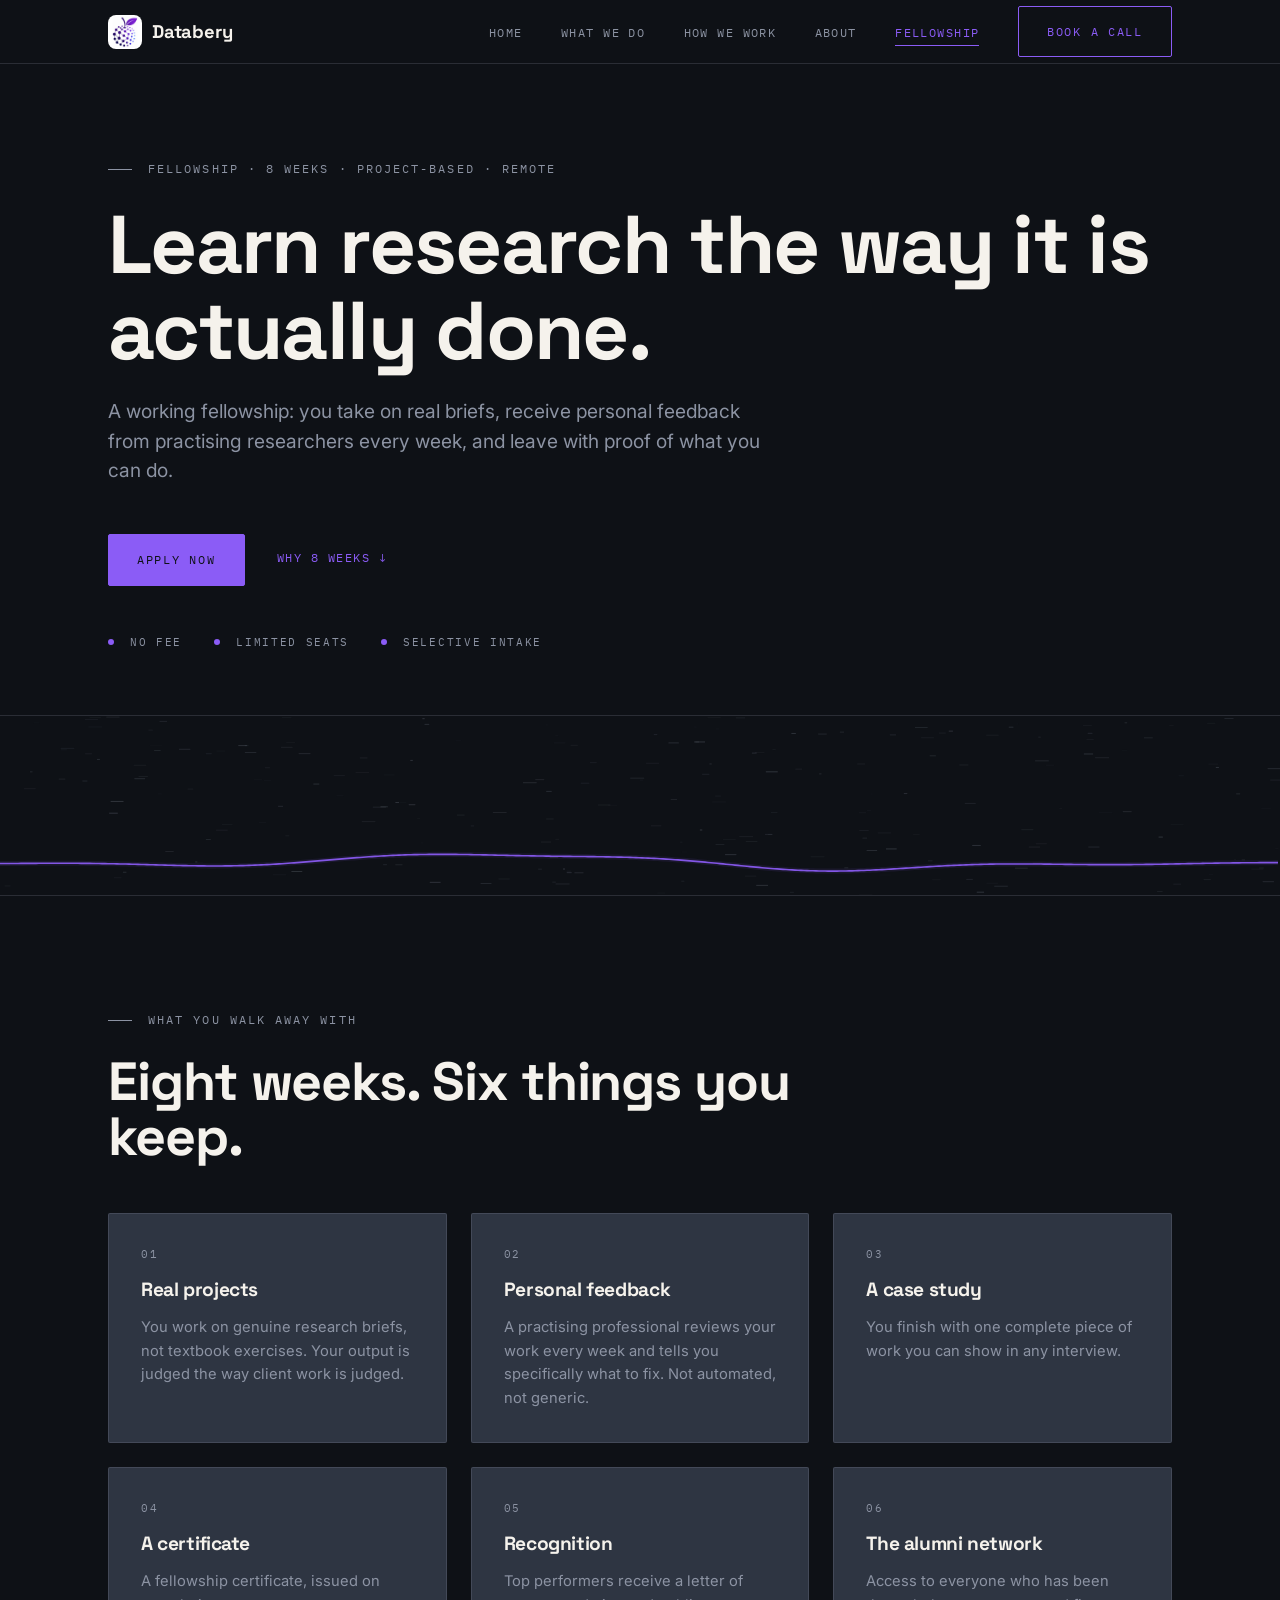
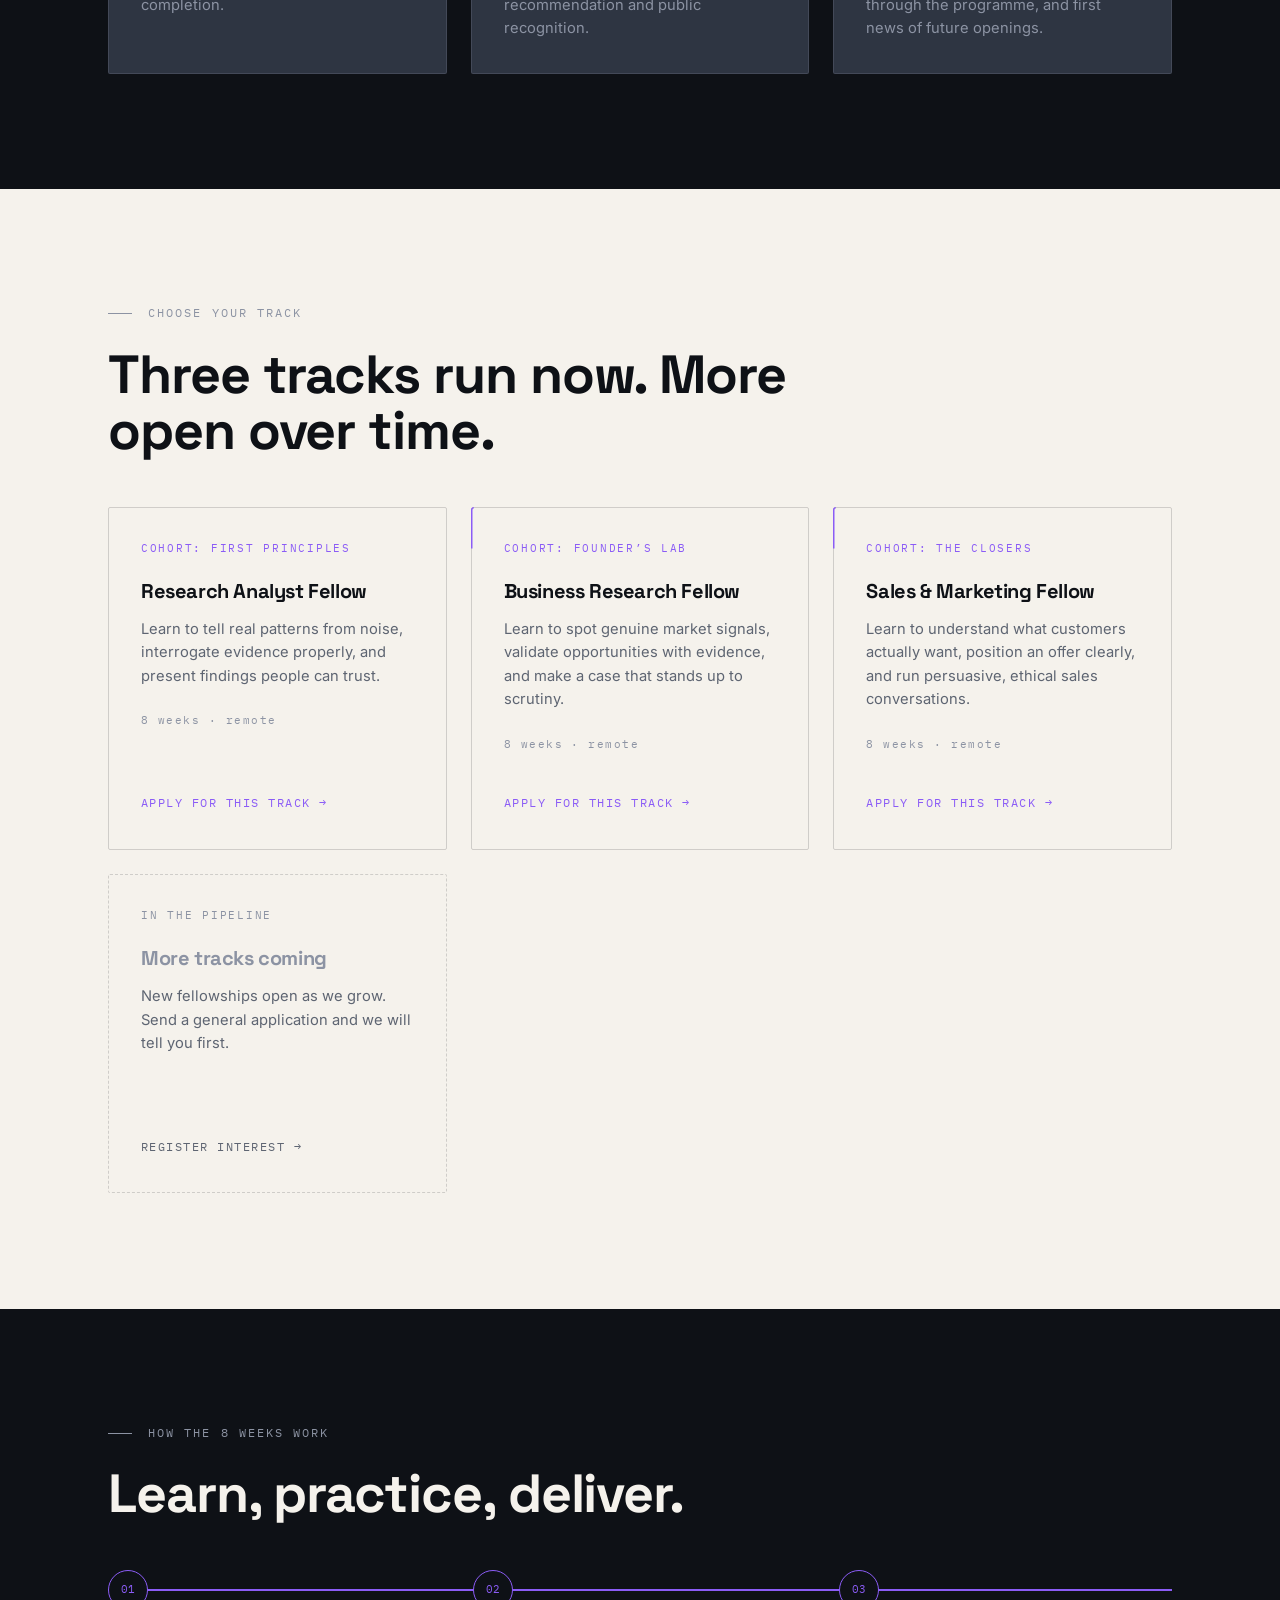
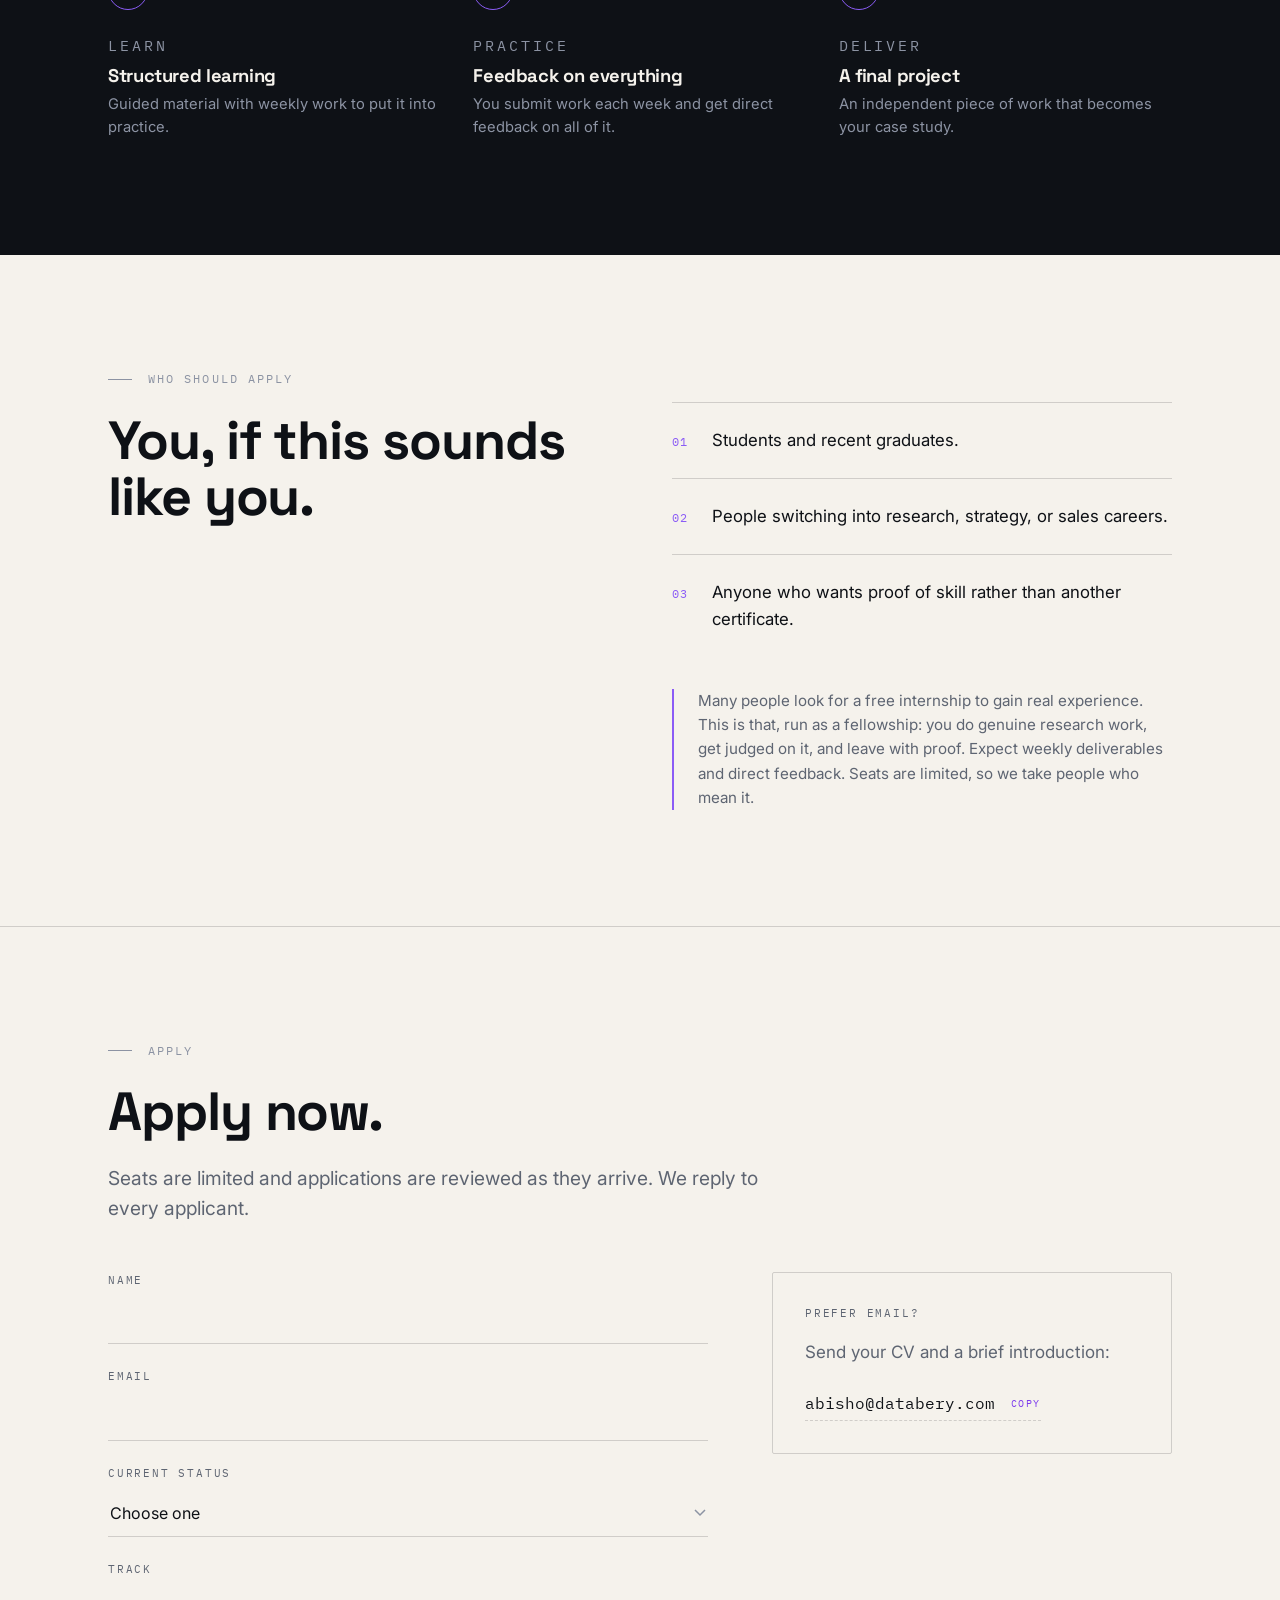
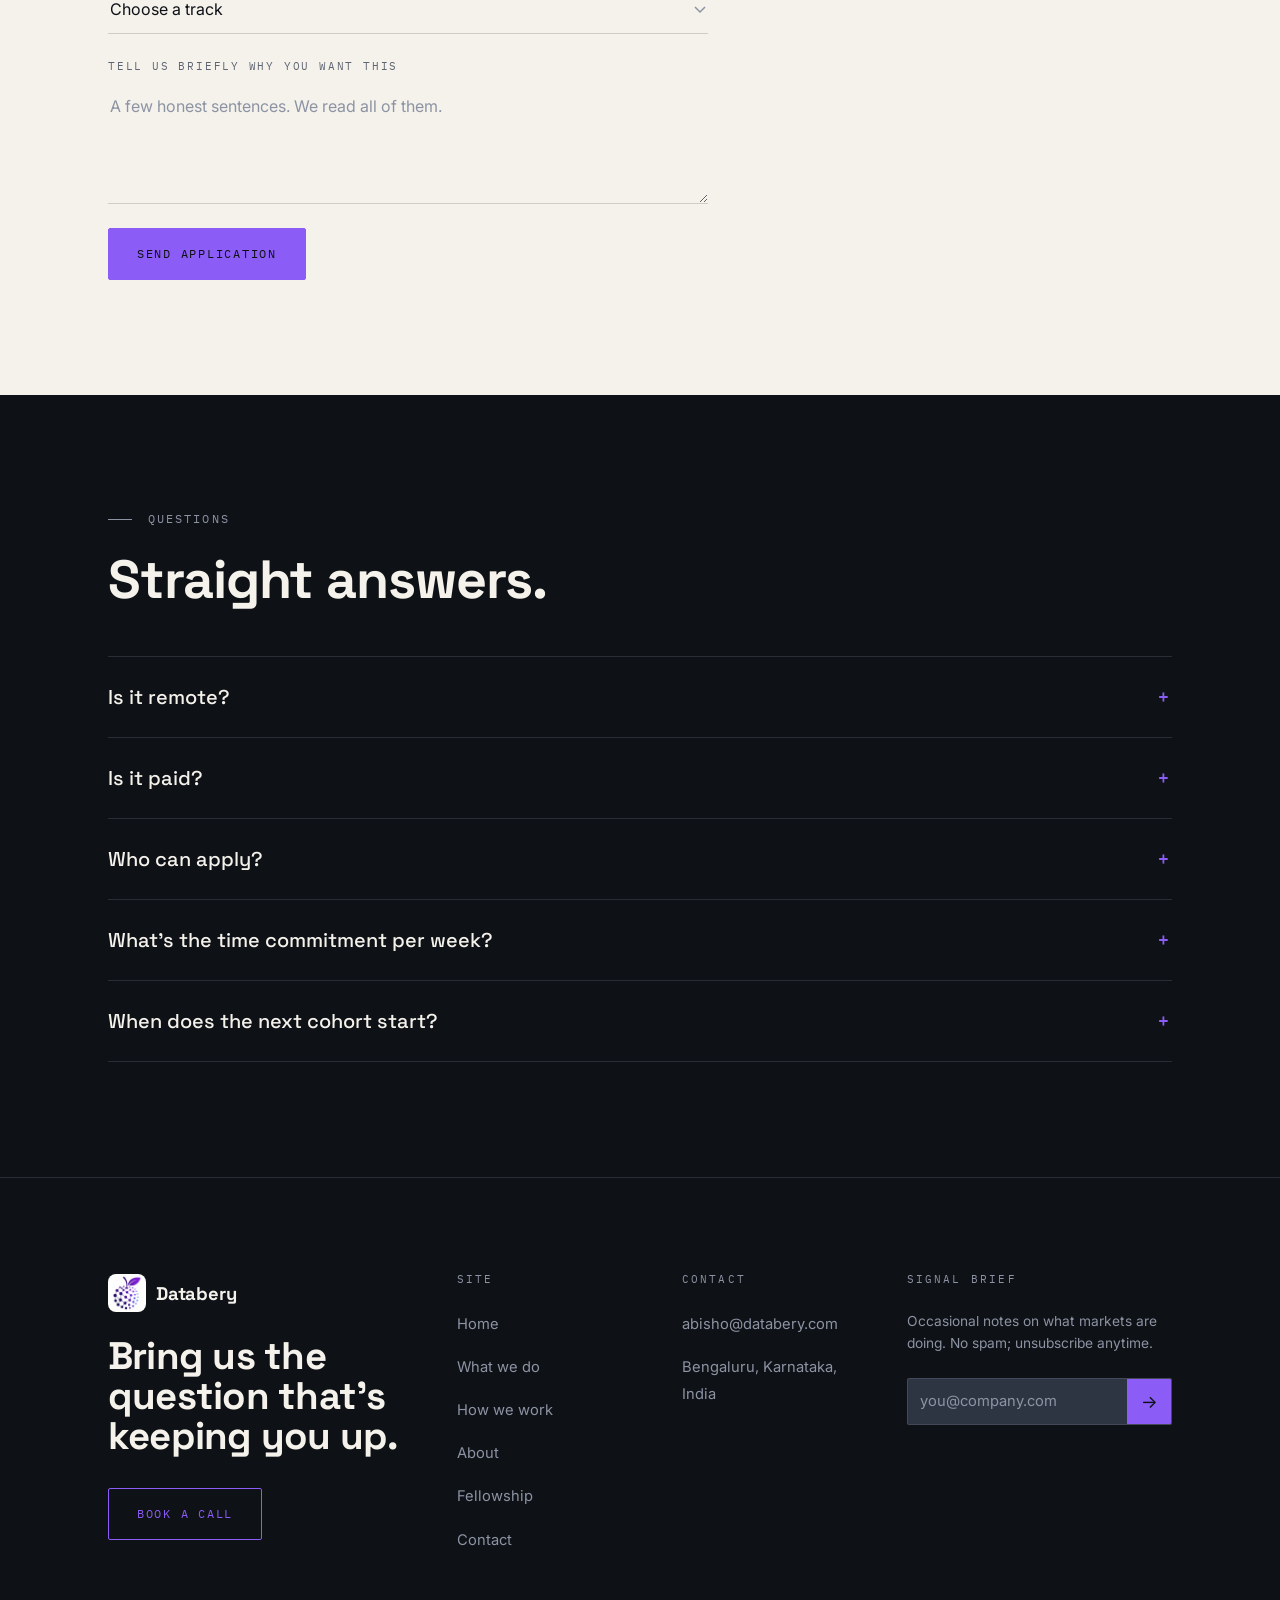
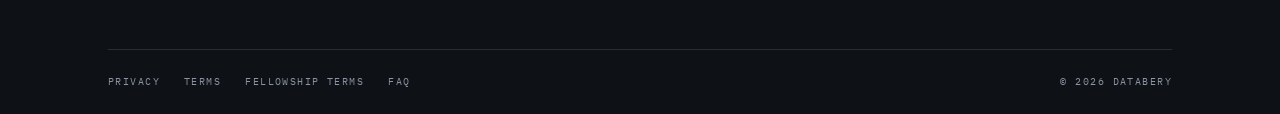
<file: fellowship.html>
<!DOCTYPE html>
<html lang="en">
<head>
<meta charset="utf-8">
<meta name="viewport" content="width=device-width, initial-scale=1">
<title>Free Remote Research Fellowship &amp; Internship | Databery</title>
<meta name="description" content="A free, remote, 8-week research fellowship for students, often described as a free research internship. Real briefs, mentor feedback, and a certificate.">
<meta name="keywords" content="free internship, free research internship, remote internship for students, research fellowship, free online internship with certificate, internship to gain experience, market research internship India">
<meta property="og:title" content="Free Remote Research Fellowship &amp; Internship | Databery">
<meta property="og:description" content="A free, remote 8-week research fellowship, often described as a free internship to gain real experience. Real briefs, mentor feedback, a certificate, and a portfolio case study.">
<meta property="og:type" content="website">
<meta name="theme-color" content="#0E1116">
<link rel="canonical" href="https://databery.com/fellowship.html">
<meta property="og:url" content="https://databery.com/fellowship.html">
<meta property="og:site_name" content="Databery">
<meta property="og:image" content="https://databery.com/assets/img/og-card.jpg">
<meta property="og:image:width" content="1200">
<meta property="og:image:height" content="630">
<meta property="og:image:alt" content="Databery, market research and intelligence, Bengaluru, India">
<meta name="twitter:card" content="summary_large_image">
<meta name="twitter:image" content="https://databery.com/assets/img/og-card.jpg">
<link rel="icon" href="assets/img/logo-mark.png?v=12">
<link rel="preconnect" href="https://fonts.googleapis.com">
<link rel="preconnect" href="https://fonts.gstatic.com" crossorigin>
<link href="https://fonts.googleapis.com/css2?family=Space+Grotesk:wght@500;700&family=Inter:wght@400;500;600&family=IBM+Plex+Mono:wght@400;500&display=swap" rel="stylesheet">
<link rel="stylesheet" href="css/styles.css?v=11">
<script type="application/ld+json">
{
  "@context": "https://schema.org",
  "@type": "EducationalOccupationalProgram",
  "name": "Databery Fellowship",
  "alternateName": "Databery free research internship",
  "description": "The Databery Fellowship is a free, remote, 8-week research programme for students, recent graduates, and career-switchers. Often described as a free research internship, it has fellows work on real research briefs with weekly feedback from practising researchers, and finish with a fellowship certificate and a portfolio-ready case study. There is no fee to apply or take part, and no stipend. Places are limited and selective.",
  "url": "https://databery.com/fellowship.html",
  "provider": {
    "@type": "Organization",
    "name": "Databery",
    "url": "https://databery.com/",
    "sameAs": "https://databery.com/"
  },
  "programType": "Fellowship",
  "occupationalCategory": ["Market research", "Business research", "Sales and marketing"],
  "educationalProgramMode": "online",
  "timeToComplete": "P8W",
  "applicationStartDate": "2026-01-01",
  "educationalCredentialAwarded": "Databery Fellowship certificate",
  "programPrerequisites": "Open to students, recent graduates, and people moving into research, strategy, or sales. No prior qualifications required beyond commitment.",
  "offers": {
    "@type": "Offer",
    "price": "0",
    "priceCurrency": "INR",
    "availability": "https://schema.org/InStock",
    "category": "Free"
  }
}
</script>
<script type="application/ld+json">
{
  "@context": "https://schema.org",
  "@type": "FAQPage",
  "mainEntity": [
    {"@type":"Question","name":"Is the Databery Fellowship remote?","acceptedAnswer":{"@type":"Answer","text":"Yes, fully. It is remote and flexible, so you work through the weekly material and deadlines on your own schedule."}},
    {"@type":"Question","name":"Is the Databery Fellowship paid or free?","acceptedAnswer":{"@type":"Answer","text":"There is no fee to take part; the fellowship is free. It is a learning programme, not a paid position, so there is no stipend either."}},
    {"@type":"Question","name":"Who can apply to the Databery Fellowship?","acceptedAnswer":{"@type":"Answer","text":"Students, recent graduates, and people switching careers. No prerequisites beyond the commitment to do the weekly work."}},
    {"@type":"Question","name":"What is the time commitment per week?","acceptedAnswer":{"@type":"Answer","text":"Flexible. It is self-paced within weekly deadlines, so plan for a few focused hours each week to keep up with the work and feedback."}},
    {"@type":"Question","name":"When does the next cohort start?","acceptedAnswer":{"@type":"Answer","text":"Rolling; apply anytime. Seats are limited and we review applications as they arrive, so earlier is better."}}
  ]
}
</script>
</head>
<body>
<a class="skip" href="#main">Skip to content</a>

<header>
  <nav class="nav" aria-label="Main">
    <div class="nav__in">
      <a class="logo" href="index.html" aria-label="Databery home">
        <img class="logo__mark" src="assets/img/logo-badge.png?v=11" width="34" height="34" alt="">
        Databery
      </a>
      <button class="nav__toggle" aria-expanded="false" aria-label="Menu">
        <span></span><span></span><span></span>
      </button>
      <ul class="nav__links">
        <li><a class="nav__link" href="index.html">Home</a></li>
        <li><a class="nav__link" href="what-we-do.html">What we do</a></li>
        <li><a class="nav__link" href="how-we-work.html">How we work</a></li>
        <li><a class="nav__link" href="about.html">About</a></li>
        <li><a class="nav__link" href="fellowship.html" aria-current="page">Fellowship</a></li>
        <li><a class="btn" href="contact.html">Book a call</a></li>
      </ul>
    </div>
  </nav>
</header>

<main id="main">

  <!-- ================= HERO ================= -->
  <section class="f-hero band--ink">
    <div class="wrap">
      <p class="eyebrow" data-reveal>Fellowship · 8 weeks · project-based · remote</p>
      <h1 class="display-xl" data-reveal style="--rd:60ms">Learn research the way it is actually done.</h1>
      <p class="lede muted" data-reveal style="--rd:120ms">A working fellowship: you take on real briefs, receive personal feedback from practising researchers every week, and leave with proof of what you can do.</p>
      <div class="f-hero__cta" data-reveal style="--rd:180ms">
        <a class="btn btn--solid" href="#apply">Apply now</a>
        <a class="link-draw" href="#value">Why 8 weeks <span class="arrow">&darr;</span></a>
      </div>
      <div class="f-hero__meta" data-reveal style="--rd:240ms" aria-hidden="true">
        <span>No fee</span>
        <span>Limited seats</span>
        <span>Selective intake</span>
      </div>
    </div>
    <div class="signal-strip" aria-hidden="true">
      <canvas id="signal-field" class="hero__canvas"></canvas>
    </div>
  </section>

  <!-- ================= VALUE ================= -->
  <section id="value" class="band band--ink band--hairline-top">
    <div class="wrap">
      <div data-reveal>
        <p class="eyebrow">What you walk away with</p>
        <h2 class="display-l" style="max-width:13em">Eight weeks. Six things you keep.</h2>
      </div>
      <div class="grid-3" data-stagger style="margin-top:var(--s5)">
        <div class="card" data-reveal>
          <span class="card__index">01</span>
          <h3>Real projects</h3>
          <p>You work on genuine research briefs, not textbook exercises. Your output is judged the way client work is judged.</p>
        </div>
        <div class="card" data-reveal>
          <span class="card__index">02</span>
          <h3>Personal feedback</h3>
          <p>A practising professional reviews your work every week and tells you specifically what to fix. Not automated, not generic.</p>
        </div>
        <div class="card" data-reveal>
          <span class="card__index">03</span>
          <h3>A case study</h3>
          <p>You finish with one complete piece of work you can show in any interview.</p>
        </div>
        <div class="card" data-reveal>
          <span class="card__index">04</span>
          <h3>A certificate</h3>
          <p>A fellowship certificate, issued on completion.</p>
        </div>
        <div class="card" data-reveal>
          <span class="card__index">05</span>
          <h3>Recognition</h3>
          <p>Top performers receive a letter of recommendation and public recognition.</p>
        </div>
        <div class="card" data-reveal>
          <span class="card__index">06</span>
          <h3>The alumni network</h3>
          <p>Access to everyone who has been through the programme, and first news of future openings.</p>
        </div>
      </div>
    </div>
  </section>

  <!-- ================= TRACKS ================= -->
  <section id="tracks" class="band band--bone">
    <div class="wrap">
      <div data-reveal>
        <p class="eyebrow">Choose your track</p>
        <h2 class="display-l" style="max-width:14em">Three tracks run now. More open over time.</h2>
      </div>
      <!-- Track cards are a repeatable component: to add a fellowship,
           copy one <article class="card track-card"> block and update the
           cohort, title, sentence, tag, and the data-track value (which
           must match an <option> in the application select below). -->
      <div class="track-grid" data-stagger data-track-stagger>
        <article class="card track-card" data-reveal>
          <span class="cohort">Cohort: First Principles</span>
          <h3>Research Analyst Fellow</h3>
          <p>Learn to tell real patterns from noise, interrogate evidence properly, and present findings people can trust.</p>
          <span class="track-card__tag">8 weeks · remote</span>
          <a class="link-draw" href="#apply" data-track="Research Analyst Fellow / First Principles">Apply for this track <span class="arrow">&rarr;</span></a>
        </article>

        <article class="card track-card" data-reveal>
          <span class="cohort">Cohort: Founder&rsquo;s Lab</span>
          <h3>Business Research Fellow</h3>
          <p>Learn to spot genuine market signals, validate opportunities with evidence, and make a case that stands up to scrutiny.</p>
          <span class="track-card__tag">8 weeks · remote</span>
          <a class="link-draw" href="#apply" data-track="Business Research Fellow / Founder's Lab">Apply for this track <span class="arrow">&rarr;</span></a>
        </article>

        <article class="card track-card" data-reveal>
          <span class="cohort">Cohort: The Closers</span>
          <h3>Sales &amp; Marketing Fellow</h3>
          <p>Learn to understand what customers actually want, position an offer clearly, and run persuasive, ethical sales conversations.</p>
          <span class="track-card__tag">8 weeks · remote</span>
          <a class="link-draw" href="#apply" data-track="Sales & Marketing Fellow / The Closers">Apply for this track <span class="arrow">&rarr;</span></a>
        </article>

        <article class="card track-card track-card--soon" data-reveal>
          <span class="cohort" style="color:var(--static)">In the pipeline</span>
          <h3>More tracks coming</h3>
          <p>New fellowships open as we grow. Send a general application and we will tell you first.</p>
          <span class="track-card__tag">&nbsp;</span>
          <a class="link-draw" href="#apply" data-track="General / notify me about new tracks" style="color:var(--static-l)">Register interest <span class="arrow">&rarr;</span></a>
        </article>
      </div>
    </div>
  </section>

  <!-- ================= HOW THE 8 WEEKS WORK ================= -->
  <section class="band band--ink">
    <div class="wrap">
      <div data-reveal>
        <p class="eyebrow">How the 8 weeks work</p>
        <h2 class="display-l" style="max-width:13em">Learn, practice, deliver.</h2>
      </div>
      <div class="weeks" data-reveal>
        <div class="weeks__line" aria-hidden="true"><div class="weeks__line-draw"></div></div>
        <div class="wk">
          <div class="wk__node" aria-hidden="true">01</div>
          <p class="wk__kicker">Learn</p>
          <h3>Structured learning</h3>
          <p>Guided material with weekly work to put it into practice.</p>
        </div>
        <div class="wk">
          <div class="wk__node" aria-hidden="true">02</div>
          <p class="wk__kicker">Practice</p>
          <h3>Feedback on everything</h3>
          <p>You submit work each week and get direct feedback on all of it.</p>
        </div>
        <div class="wk">
          <div class="wk__node" aria-hidden="true">03</div>
          <p class="wk__kicker">Deliver</p>
          <h3>A final project</h3>
          <p>An independent piece of work that becomes your case study.</p>
        </div>
      </div>
    </div>
  </section>

  <!-- ================= WHO SHOULD APPLY ================= -->
  <section class="band band--bone">
    <div class="wrap">
      <div class="grid-2">
        <div data-reveal>
          <p class="eyebrow">Who should apply</p>
          <h2 class="display-l" style="max-width:11em">You, if this sounds like you.</h2>
        </div>
        <div data-reveal style="--rd:80ms">
          <ul class="who">
            <li><span class="who__mk">01</span><span>Students and recent graduates.</span></li>
            <li><span class="who__mk">02</span><span>People switching into research, strategy, or sales careers.</span></li>
            <li><span class="who__mk">03</span><span>Anyone who wants proof of skill rather than another certificate.</span></li>
          </ul>
          <p class="who__note">Many people look for a free internship to gain real experience. This is that, run as a fellowship: you do genuine research work, get judged on it, and leave with proof. Expect weekly deliverables and direct feedback. Seats are limited, so we take people who mean it.</p>
        </div>
      </div>
    </div>
  </section>

  <!-- ================= APPLY ================= -->
  <section id="apply" class="band band--bone band--hairline-top">
    <div class="wrap">
      <div data-reveal>
        <p class="eyebrow">Apply</p>
        <h2 class="display-l" style="max-width:12em">Apply now.</h2>
        <p class="lede" style="color:var(--static-l);margin-top:var(--s3)">Seats are limited and applications are reviewed as they arrive. We reply to every applicant.</p>
      </div>

      <div class="apply-grid">
        <div data-reveal>
          <!-- Submits via Web3Forms (no backend needed). Swap the access_key
               for your own, or point action= at any form service / mailto. -->
          <form id="fellowship-form" action="https://api.web3forms.com/submit" method="POST" aria-label="Fellowship application">
            <input type="hidden" name="access_key" value="47ae131a-cdfa-4fd4-b47d-8493f4a99dc0">
            <input type="hidden" name="subject" value="Databery Fellowship application">
            <input type="checkbox" name="botcheck" tabindex="-1" aria-hidden="true" style="position:absolute;left:-9999px" autocomplete="off">
            <div class="field">
              <label for="a-name">Name</label>
              <input id="a-name" name="name" type="text" autocomplete="name" required>
            </div>
            <div class="field">
              <label for="a-email">Email</label>
              <input id="a-email" name="email" type="email" autocomplete="email" required>
            </div>
            <div class="field">
              <label for="a-status">Current status</label>
              <select id="a-status" name="status" required>
                <option value="" disabled selected>Choose one</option>
                <option>Student</option>
                <option>Recent graduate</option>
                <option>Working professional</option>
              </select>
            </div>
            <div class="field">
              <label for="a-track">Track</label>
              <select id="a-track" name="track" required>
                <option value="" disabled selected>Choose a track</option>
                <option>Research Analyst Fellow / First Principles</option>
                <option>Business Research Fellow / Founder's Lab</option>
                <option>Sales &amp; Marketing Fellow / The Closers</option>
                <option>General / notify me about new tracks</option>
              </select>
            </div>
            <div class="field">
              <label for="a-why">Tell us briefly why you want this</label>
              <textarea id="a-why" name="why" placeholder="A few honest sentences. We read all of them." required></textarea>
            </div>
            <button class="btn btn--solid" type="submit" style="color:var(--ink)">Send application</button>
          </form>
          <div id="fellowship-done" class="form-done" tabindex="-1" role="status">
            <p class="mono-title">Application received.</p>
            <p style="color:var(--static-l)">We reply to every applicant. If you&rsquo;d rather add a CV, email it to <a href="mailto:abisho@databery.com" style="text-decoration:underline">abisho@databery.com</a>.</p>
          </div>
        </div>

        <aside class="email-box" data-reveal style="--rd:100ms">
          <p class="k">Prefer email?</p>
          <p style="color:var(--static-l);margin-bottom:var(--s3)">Send your CV and a brief introduction:</p>
          <button type="button" class="copy-mono" data-copy="abisho@databery.com" aria-label="Copy email address abisho@databery.com">
            abisho@databery.com <span class="tag">Copy</span>
          </button>
        </aside>
      </div>
    </div>
  </section>

  <!-- ================= FAQ ================= -->
  <section class="band band--ink">
    <div class="wrap">
      <div data-reveal>
        <p class="eyebrow">Questions</p>
        <h2 class="display-l">Straight answers.</h2>
      </div>
      <div class="faqs" data-reveal>
        <details class="faq">
          <summary><span>Is it remote?</span><span class="faq__sign" aria-hidden="true"></span></summary>
          <div class="faq__body">Yes, fully. It is remote and flexible, so you work through the weekly material and deadlines on your own schedule.</div>
        </details>
        <details class="faq">
          <summary><span>Is it paid?</span><span class="faq__sign" aria-hidden="true"></span></summary>
          <div class="faq__body">There is no fee to take part; the fellowship is free. It is a learning programme, not a paid position, so there is no stipend either.</div>
        </details>
        <details class="faq">
          <summary><span>Who can apply?</span><span class="faq__sign" aria-hidden="true"></span></summary>
          <div class="faq__body">Students, recent graduates, and people switching careers. No prerequisites beyond the commitment to do the weekly work.</div>
        </details>
        <details class="faq">
          <summary><span>What&rsquo;s the time commitment per week?</span><span class="faq__sign" aria-hidden="true"></span></summary>
          <div class="faq__body">Flexible. It is self-paced within weekly deadlines, so plan for a few focused hours each week to keep up with the work and feedback.</div>
        </details>
        <details class="faq">
          <summary><span>When does the next cohort start?</span><span class="faq__sign" aria-hidden="true"></span></summary>
          <div class="faq__body">Rolling; apply anytime. Seats are limited and we review applications as they arrive, so earlier is better.</div>
        </details>
      </div>
    </div>
  </section>

</main>

<footer class="footer">
  <div class="wrap">
    <div class="footer__main">
      <div>
        <a class="logo" href="index.html" style="margin-bottom:var(--s3)">
          <img class="logo__mark" src="assets/img/logo-badge.png?v=11" width="34" height="34" alt="">
          Databery
        </a>
        <h2>Bring us the question that&rsquo;s keeping you up.</h2>
        <a class="btn" href="contact.html">Book a call</a>
      </div>
      <div class="footer__col">
        <h3>Site</h3>
        <ul>
          <li><a href="index.html">Home</a></li>
          <li><a href="what-we-do.html">What we do</a></li>
          <li><a href="how-we-work.html">How we work</a></li>
          <li><a href="about.html">About</a></li>
          <li><a href="fellowship.html">Fellowship</a></li>
          <li><a href="contact.html">Contact</a></li>
        </ul>
      </div>
      <div class="footer__col">
        <h3>Contact</h3>
        <ul>
          <li><a href="mailto:abisho@databery.com">abisho@databery.com</a></li>
          <li><span class="muted" style="font-size:.92rem">Bengaluru, Karnataka, India</span></li>
        </ul>
      </div>
      <div class="footer__col footer__news">
        <h3>Signal brief</h3>
        <p class="footer__news-note">Occasional notes on what markets are doing. No spam; unsubscribe anytime.</p>
        <form id="newsletter-form" class="news-form" action="https://api.web3forms.com/submit" method="POST" aria-label="Subscribe to the Signal brief">
          <input type="hidden" name="access_key" value="47ae131a-cdfa-4fd4-b47d-8493f4a99dc0">
          <input type="hidden" name="subject" value="Databery Signal brief: new subscriber">
          <input type="hidden" name="from_name" value="Databery website">
          <input type="checkbox" name="botcheck" class="hp" tabindex="-1" aria-hidden="true" autocomplete="off">
          <label for="news-email" class="sr-only">Email address</label>
          <div class="news-form__row">
            <input id="news-email" name="email" type="email" placeholder="you@company.com" autocomplete="email" required>
            <button type="submit" aria-label="Subscribe"><span aria-hidden="true">&rarr;</span></button>
          </div>
          <p class="news-form__msg" id="newsletter-msg" role="status" aria-live="polite"></p>
        </form>
      </div>
    </div>
    <div class="footer__bar">
      <nav class="footer__legal" aria-label="Legal">
        <a href="privacy.html">Privacy</a>
        <a href="terms.html">Terms</a>
        <a href="fellowship-terms.html">Fellowship terms</a>
        <a href="faq.html">FAQ</a>
      </nav>
      <span>&copy; <span id="yr">2026</span> Databery</span>
    </div>
  </div>
</footer>
<script src="js/site.js?v=11" defer></script>
<script src="js/signal.js?v=11" defer></script>
</body>
</html>
</file>
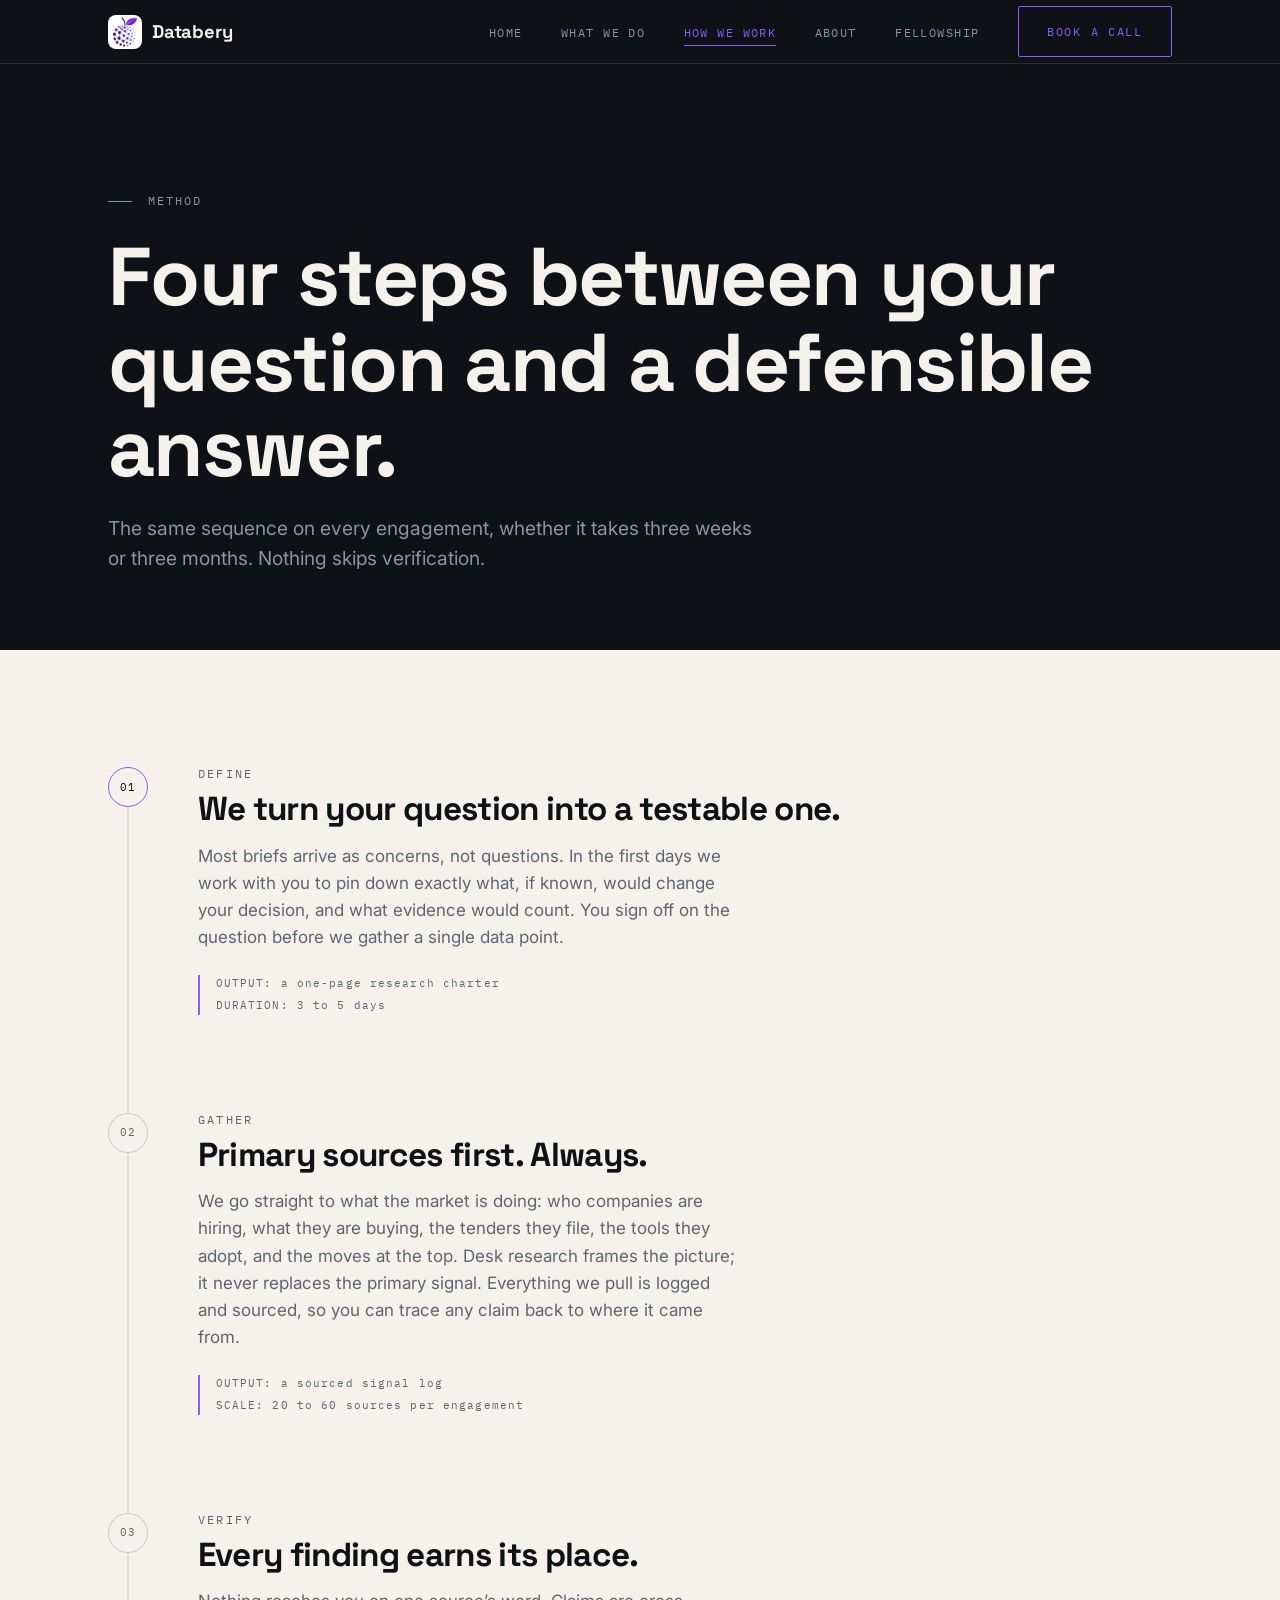
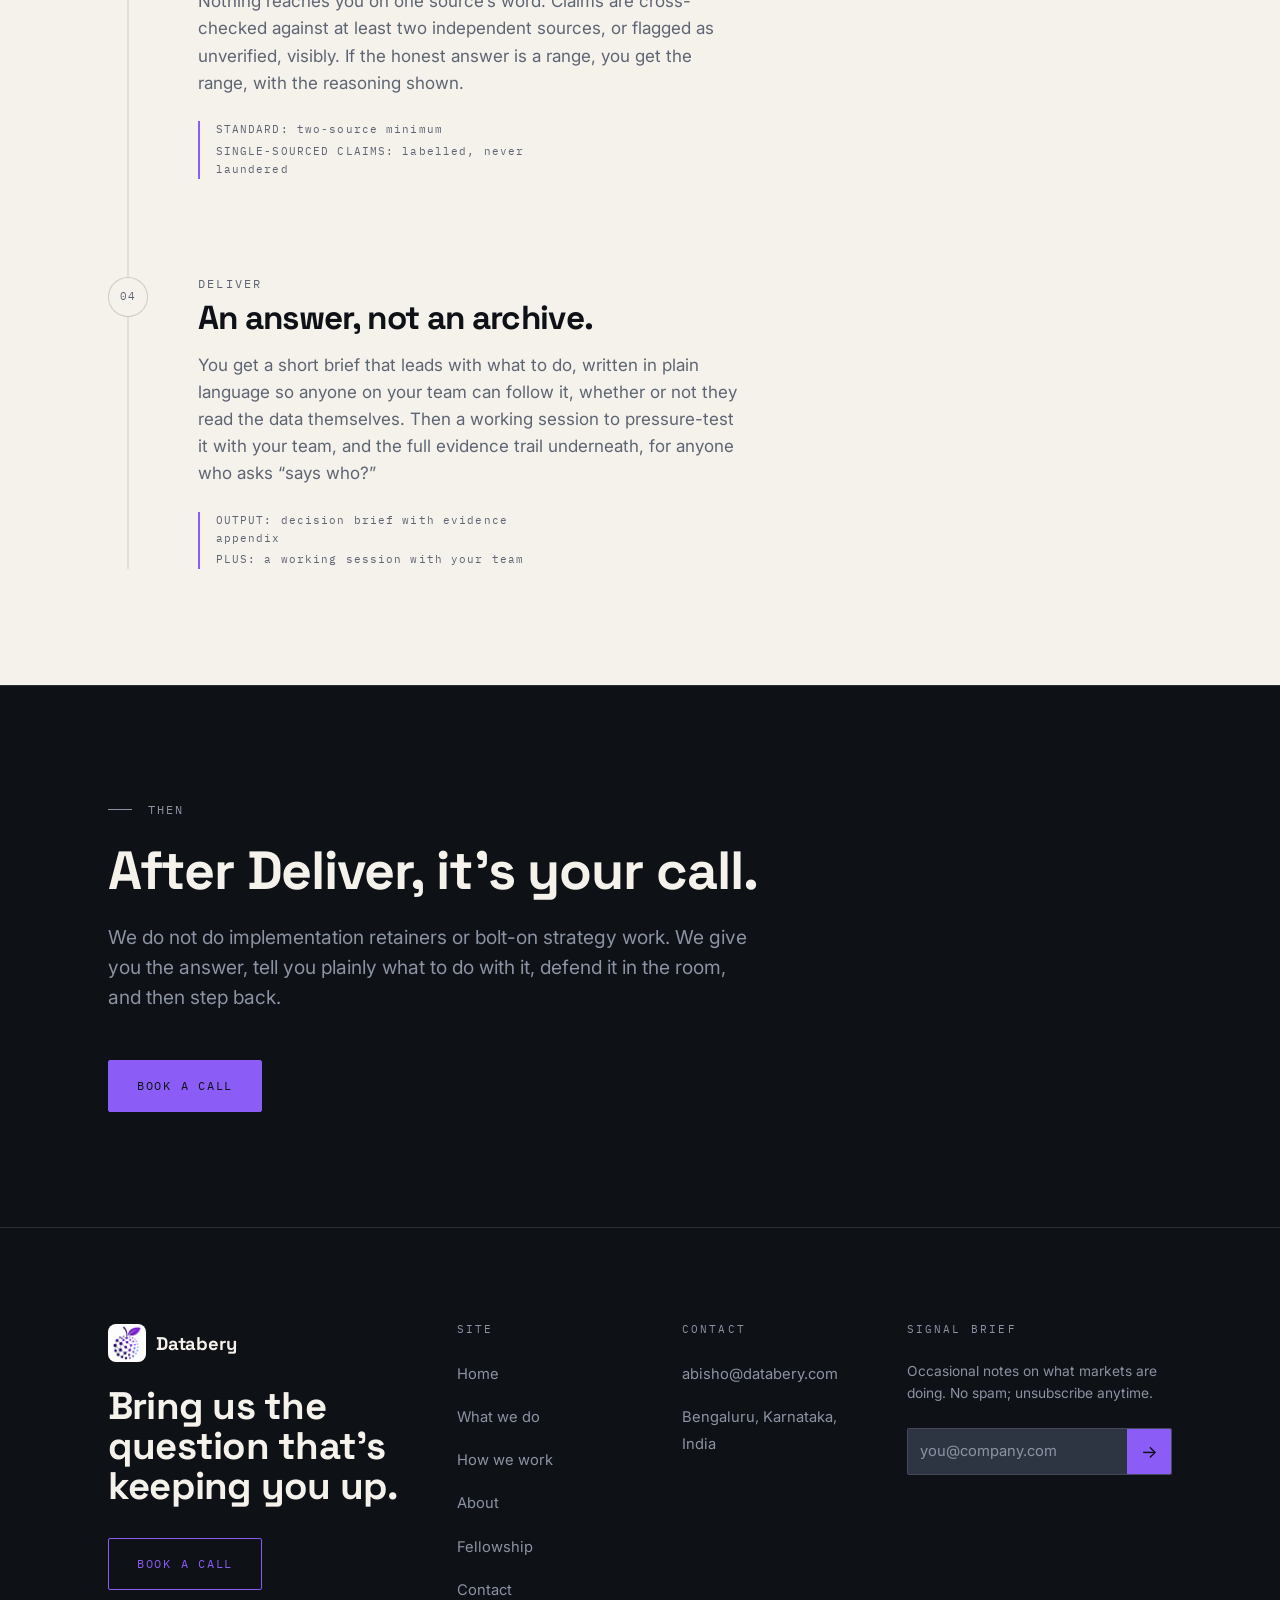
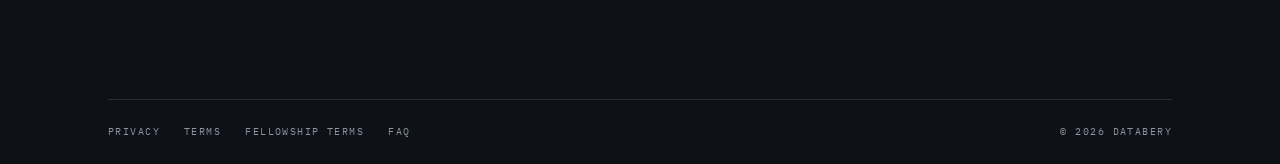
<file: how-we-work.html>
<!DOCTYPE html>
<html lang="en">
<head>
<meta charset="utf-8">
<meta name="viewport" content="width=device-width, initial-scale=1">
<title>How We Work | Our Research Method | Databery</title>
<meta name="description" content="Our method: Define, Gather, Verify, Deliver. Four steps between your question and a defensible answer, with a two-source verification standard.">
<meta property="og:title" content="How we work | Databery">
<meta property="og:description" content="Define, Gather, Verify, Deliver: four steps between your question and a defensible answer.">
<meta property="og:type" content="website">
<meta name="theme-color" content="#0E1116">
<link rel="canonical" href="https://databery.com/how-we-work.html">
<meta property="og:url" content="https://databery.com/how-we-work.html">
<meta property="og:site_name" content="Databery">
<meta property="og:image" content="https://databery.com/assets/img/og-card.jpg">
<meta property="og:image:width" content="1200">
<meta property="og:image:height" content="630">
<meta property="og:image:alt" content="Databery, market research and intelligence, Bengaluru, India">
<meta name="twitter:card" content="summary_large_image">
<meta name="twitter:image" content="https://databery.com/assets/img/og-card.jpg">
<link rel="icon" href="assets/img/logo-mark.png?v=12">
<link rel="preconnect" href="https://fonts.googleapis.com">
<link rel="preconnect" href="https://fonts.gstatic.com" crossorigin>
<link href="https://fonts.googleapis.com/css2?family=Space+Grotesk:wght@500;700&family=Inter:wght@400;500;600&family=IBM+Plex+Mono:wght@400;500&display=swap" rel="stylesheet">
<link rel="stylesheet" href="css/styles.css?v=11">
</head>
<body>
<a class="skip" href="#main">Skip to content</a>


<header>
  <nav class="nav" aria-label="Main">
    <div class="nav__in">
      <a class="logo" href="index.html" aria-label="Databery home">
        <img class="logo__mark" src="assets/img/logo-badge.png?v=11" width="34" height="34" alt="">
        Databery
      </a>
      <button class="nav__toggle" aria-expanded="false" aria-label="Menu">
        <span></span><span></span><span></span>
      </button>
      <ul class="nav__links">
        <li><a class="nav__link" href="index.html">Home</a></li>
        <li><a class="nav__link" href="what-we-do.html">What we do</a></li>
        <li><a class="nav__link" href="how-we-work.html" aria-current="page">How we work</a></li>
        <li><a class="nav__link" href="about.html">About</a></li>
        <li><a class="nav__link" href="fellowship.html">Fellowship</a></li>
        <li><a class="btn" href="contact.html">Book a call</a></li>
      </ul>
    </div>
  </nav>
</header>

<main id="main">

  <section class="page-hero band--ink">
    <div class="wrap">
      <p class="eyebrow" data-reveal>Method</p>
      <h1 class="display-xl" data-reveal style="--rd:60ms">Four steps between your question and a defensible answer.</h1>
      <p class="lede muted" data-reveal style="--rd:120ms">The same sequence on every engagement, whether it takes three weeks or three months. Nothing skips verification.</p>
    </div>
  </section>

  <section class="band band--bone">
    <div class="wrap">
      <div class="method">
        <div class="method__line" aria-hidden="true">
          <svg preserveAspectRatio="none">
            <line class="base" x1="1" y1="0" x2="1" y2="100"/>
            <line class="draw" x1="1" y1="0" x2="1" y2="100"/>
          </svg>
        </div>

        <div class="step" data-reveal>
          <span class="step__node" aria-hidden="true">01</span>
          <p class="step__kicker">Define</p>
          <h2>We turn your question into a testable one.</h2>
          <p>Most briefs arrive as concerns, not questions. In the first days we work with you to pin down exactly what, if known, would change your decision, and what evidence would count. You sign off on the question before we gather a single data point.</p>
          <p class="step__meta"><span>OUTPUT: a one-page research charter</span><span>DURATION: 3 to 5 days</span></p>
        </div>

        <div class="step" data-reveal>
          <span class="step__node" aria-hidden="true">02</span>
          <p class="step__kicker">Gather</p>
          <h2>Primary sources first. Always.</h2>
          <p>We go straight to what the market is doing: who companies are hiring, what they are buying, the tenders they file, the tools they adopt, and the moves at the top. Desk research frames the picture; it never replaces the primary signal. Everything we pull is logged and sourced, so you can trace any claim back to where it came from.</p>
          <p class="step__meta"><span>OUTPUT: a sourced signal log</span><span>SCALE: 20 to 60 sources per engagement</span></p>
        </div>

        <div class="step" data-reveal>
          <span class="step__node" aria-hidden="true">03</span>
          <p class="step__kicker">Verify</p>
          <h2>Every finding earns its place.</h2>
          <p>Nothing reaches you on one source&rsquo;s word. Claims are cross-checked against at least two independent sources, or flagged as unverified, visibly. If the honest answer is a range, you get the range, with the reasoning shown.</p>
          <p class="step__meta"><span>STANDARD: two-source minimum</span><span>SINGLE-SOURCED CLAIMS: labelled, never laundered</span></p>
        </div>

        <div class="step" data-reveal>
          <span class="step__node" aria-hidden="true">04</span>
          <p class="step__kicker">Deliver</p>
          <h2>An answer, not an archive.</h2>
          <p>You get a short brief that leads with what to do, written in plain language so anyone on your team can follow it, whether or not they read the data themselves. Then a working session to pressure-test it with your team, and the full evidence trail underneath, for anyone who asks &ldquo;says who?&rdquo;</p>
          <p class="step__meta"><span>OUTPUT: decision brief with evidence appendix</span><span>PLUS: a working session with your team</span></p>
        </div>
      </div>
    </div>
  </section>

  <section class="band band--ink band--hairline-top">
    <div class="wrap" data-reveal>
      <p class="eyebrow">Then</p>
      <h2 class="display-l" style="max-width:14em">After Deliver, it&rsquo;s your call.</h2>
      <p class="lede muted" style="margin-top:var(--s3)">We do not do implementation retainers or bolt-on strategy work. We give you the answer, tell you plainly what to do with it, defend it in the room, and then step back.</p>
      <div style="margin-top:var(--s5)">
        <a class="btn btn--solid" href="contact.html">Book a call</a>
      </div>
    </div>
  </section>

</main>

<footer class="footer">
  <div class="wrap">
    <div class="footer__main">
      <div>
        <a class="logo" href="index.html" style="margin-bottom:var(--s3)">
          <img class="logo__mark" src="assets/img/logo-badge.png?v=11" width="34" height="34" alt="">
          Databery
        </a>
        <h2>Bring us the question that&rsquo;s keeping you up.</h2>
        <a class="btn" href="contact.html">Book a call</a>
      </div>
      <div class="footer__col">
        <h3>Site</h3>
        <ul>
          <li><a href="index.html">Home</a></li>
          <li><a href="what-we-do.html">What we do</a></li>
          <li><a href="how-we-work.html">How we work</a></li>
          <li><a href="about.html">About</a></li>
          <li><a href="fellowship.html">Fellowship</a></li>
          <li><a href="contact.html">Contact</a></li>
        </ul>
      </div>
      <div class="footer__col">
        <h3>Contact</h3>
        <ul>
          <li><a href="mailto:abisho@databery.com">abisho@databery.com</a></li>
          <li><span class="muted" style="font-size:.92rem">Bengaluru, Karnataka, India</span></li>
        </ul>
      </div>
      <div class="footer__col footer__news">
        <h3>Signal brief</h3>
        <p class="footer__news-note">Occasional notes on what markets are doing. No spam; unsubscribe anytime.</p>
        <form id="newsletter-form" class="news-form" action="https://api.web3forms.com/submit" method="POST" aria-label="Subscribe to the Signal brief">
          <input type="hidden" name="access_key" value="47ae131a-cdfa-4fd4-b47d-8493f4a99dc0">
          <input type="hidden" name="subject" value="Databery Signal brief: new subscriber">
          <input type="hidden" name="from_name" value="Databery website">
          <input type="checkbox" name="botcheck" class="hp" tabindex="-1" aria-hidden="true" autocomplete="off">
          <label for="news-email" class="sr-only">Email address</label>
          <div class="news-form__row">
            <input id="news-email" name="email" type="email" placeholder="you@company.com" autocomplete="email" required>
            <button type="submit" aria-label="Subscribe"><span aria-hidden="true">&rarr;</span></button>
          </div>
          <p class="news-form__msg" id="newsletter-msg" role="status" aria-live="polite"></p>
        </form>
      </div>
    </div>
    <div class="footer__bar">
      <nav class="footer__legal" aria-label="Legal">
        <a href="privacy.html">Privacy</a>
        <a href="terms.html">Terms</a>
        <a href="fellowship-terms.html">Fellowship terms</a>
        <a href="faq.html">FAQ</a>
      </nav>
      <span>&copy; <span id="yr">2026</span> Databery</span>
    </div>
  </div>
</footer>
<script src="js/site.js?v=11" defer></script>
</body>
</html>
</file>
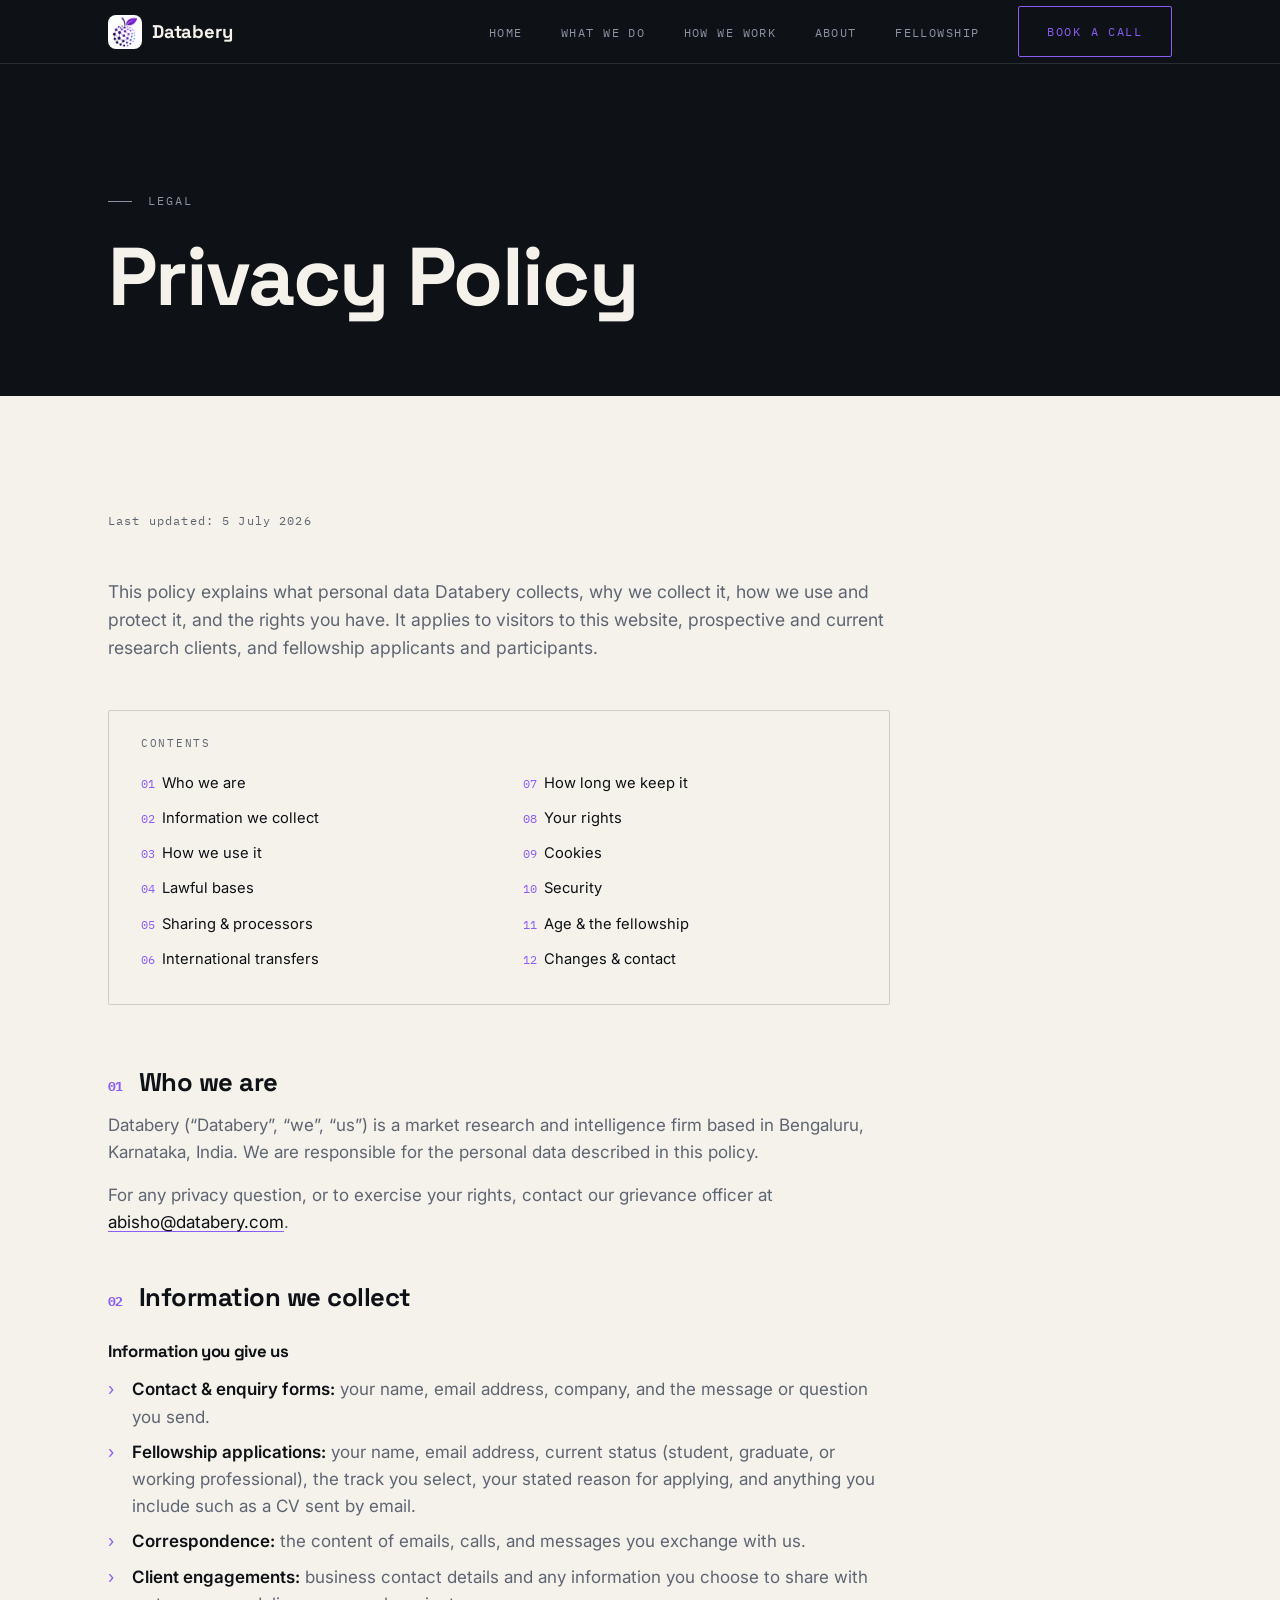
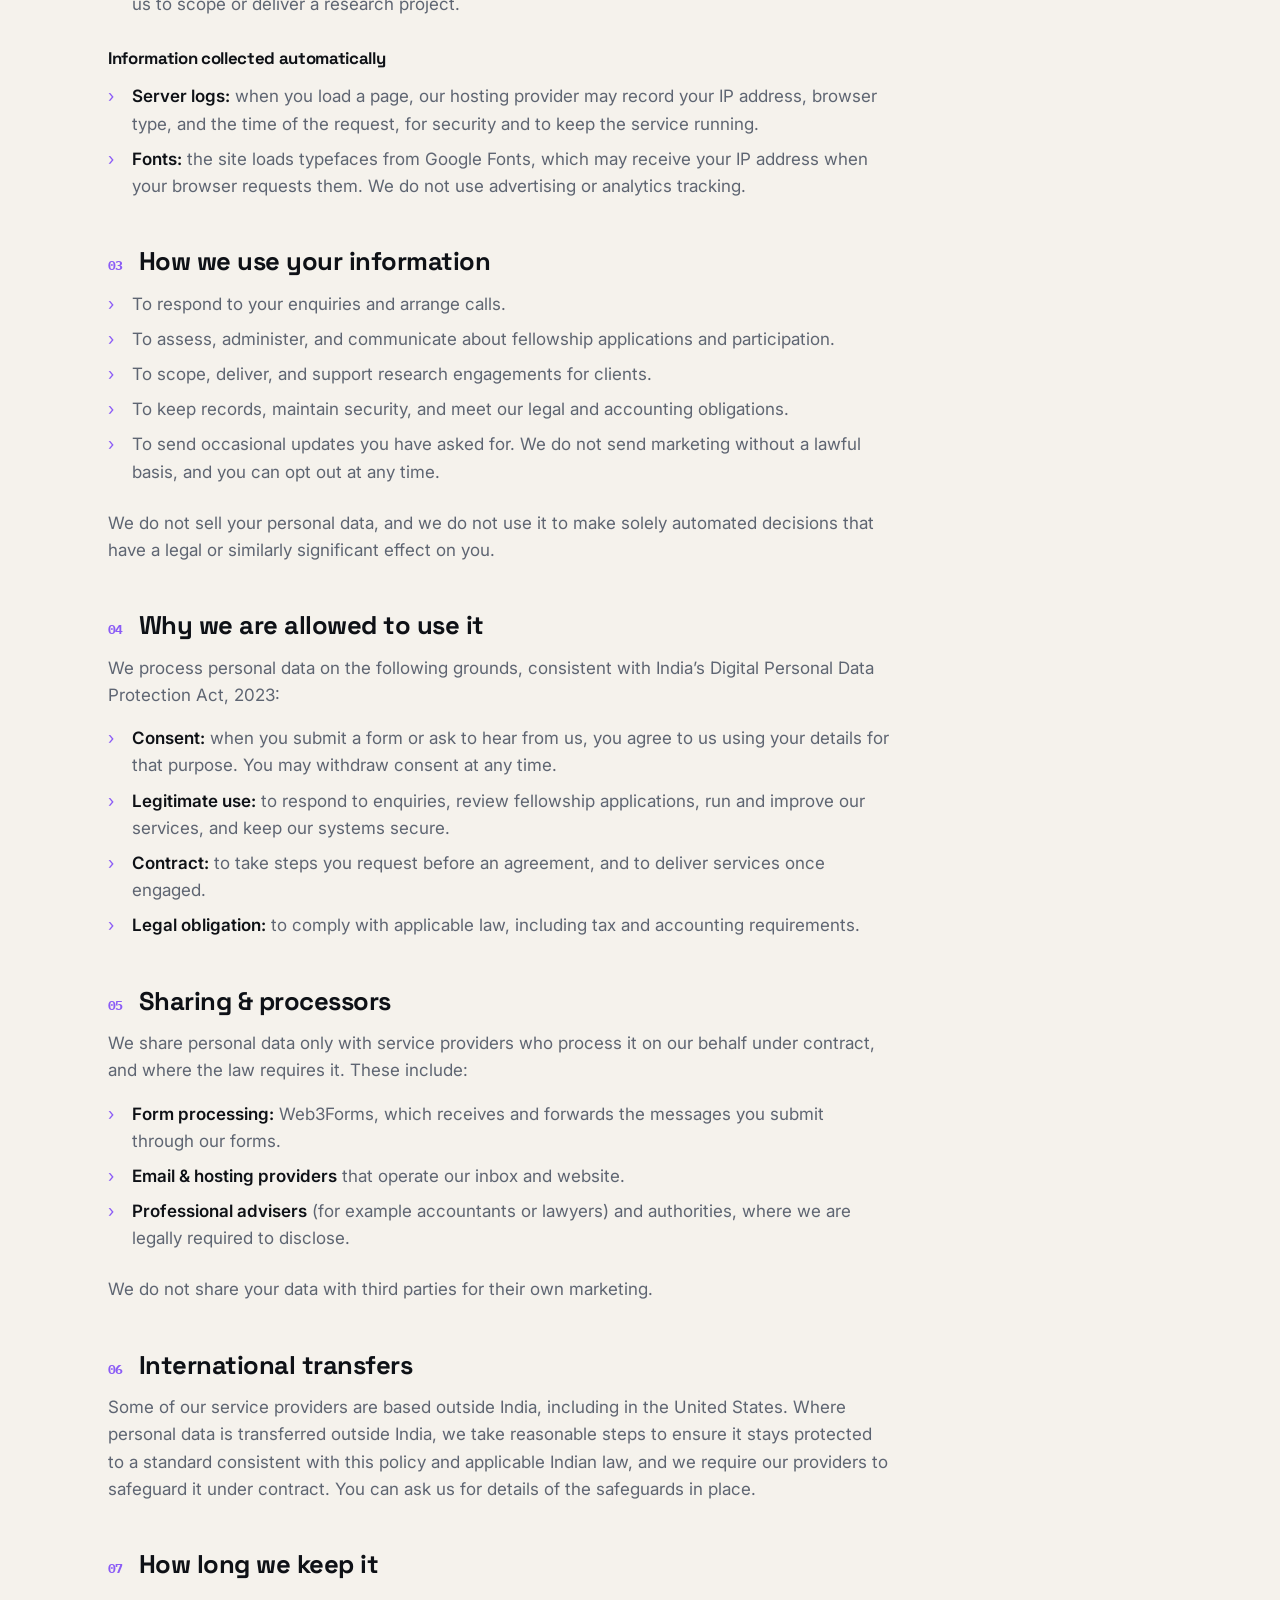
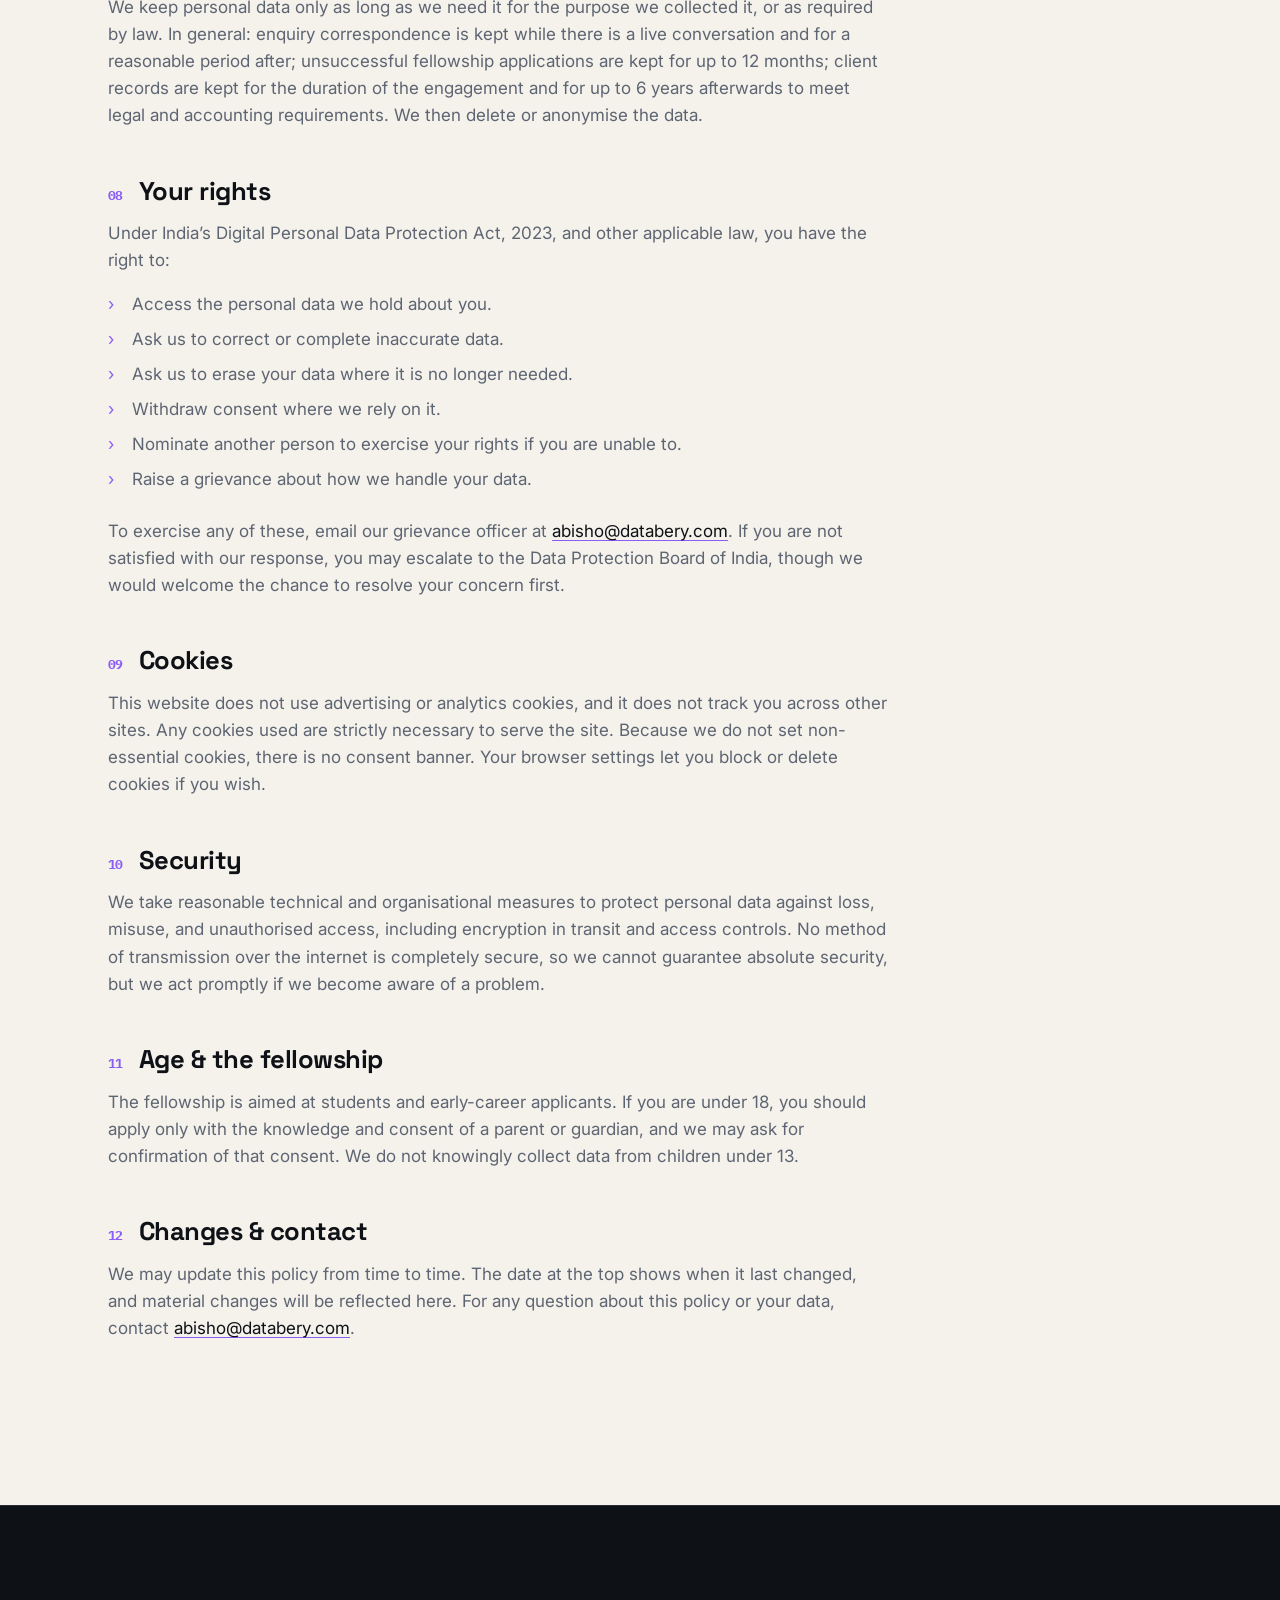
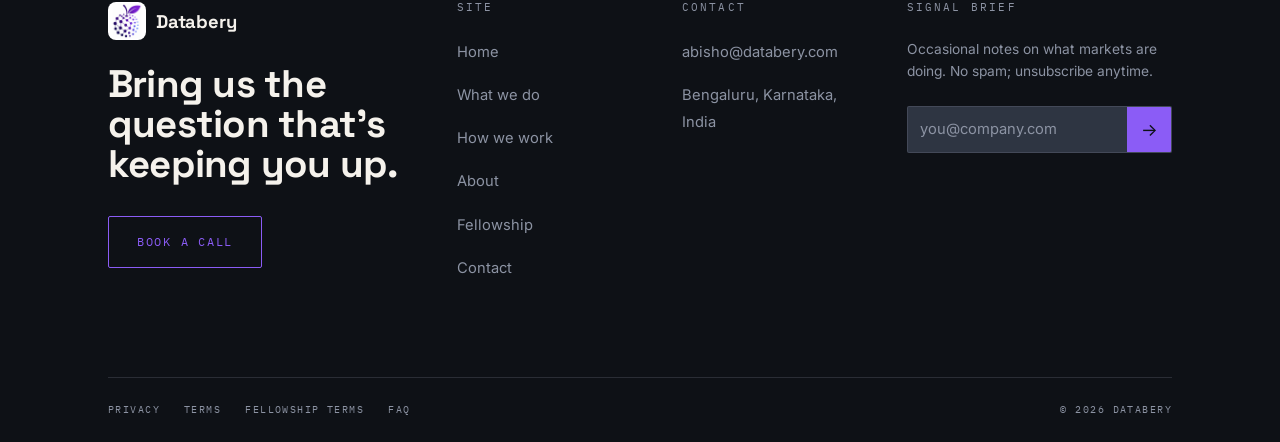
<file: privacy.html>
<!DOCTYPE html>
<html lang="en">
<head>
<meta charset="utf-8">
<meta name="viewport" content="width=device-width, initial-scale=1">
<title>Privacy Policy | Databery</title>
<meta name="description" content="How Databery collects, uses, and protects personal data, in line with India's Digital Personal Data Protection Act, 2023.">
<meta name="robots" content="index, follow">
<meta name="theme-color" content="#0E1116">
<link rel="canonical" href="https://databery.com/privacy.html">
<meta property="og:url" content="https://databery.com/privacy.html">
<meta property="og:site_name" content="Databery">
<meta property="og:image" content="https://databery.com/assets/img/og-card.jpg">
<meta property="og:image:width" content="1200">
<meta property="og:image:height" content="630">
<meta property="og:image:alt" content="Databery, market research and intelligence, Bengaluru, India">
<meta name="twitter:card" content="summary_large_image">
<meta name="twitter:image" content="https://databery.com/assets/img/og-card.jpg">
<link rel="icon" href="assets/img/logo-mark.png?v=12">
<link rel="preconnect" href="https://fonts.googleapis.com">
<link rel="preconnect" href="https://fonts.gstatic.com" crossorigin>
<link href="https://fonts.googleapis.com/css2?family=Space+Grotesk:wght@500;700&family=Inter:wght@400;500;600&family=IBM+Plex+Mono:wght@400;500&display=swap" rel="stylesheet">
<link rel="stylesheet" href="css/styles.css?v=11">
</head>
<body>
<a class="skip" href="#main">Skip to content</a>

<header>
  <nav class="nav" aria-label="Main">
    <div class="nav__in">
      <a class="logo" href="index.html" aria-label="Databery home">
        <img class="logo__mark" src="assets/img/logo-badge.png?v=11" width="34" height="34" alt="">
        Databery
      </a>
      <button class="nav__toggle" aria-expanded="false" aria-label="Menu">
        <span></span><span></span><span></span>
      </button>
      <ul class="nav__links">
        <li><a class="nav__link" href="index.html">Home</a></li>
        <li><a class="nav__link" href="what-we-do.html">What we do</a></li>
        <li><a class="nav__link" href="how-we-work.html">How we work</a></li>
        <li><a class="nav__link" href="about.html">About</a></li>
        <li><a class="nav__link" href="fellowship.html">Fellowship</a></li>
        <li><a class="btn" href="contact.html">Book a call</a></li>
      </ul>
    </div>
  </nav>
</header>

<main id="main">

  <section class="page-hero band--ink">
    <div class="wrap">
      <p class="eyebrow" data-reveal>Legal</p>
      <h1 class="display-xl" data-reveal style="--rd:60ms">Privacy Policy</h1>
    </div>
  </section>

  <section class="band band--bone">
    <div class="wrap">
      <div class="legal">
        <p class="updated">Last updated: 5 July 2026</p>
        <p class="lead">This policy explains what personal data Databery collects, why we collect it, how we use and protect it, and the rights you have. It applies to visitors to this website, prospective and current research clients, and fellowship applicants and participants.</p>
      </div>

      <nav class="toc" aria-label="Contents">
        <p>Contents</p>
        <ol>
          <li><a href="#who">Who we are</a></li>
          <li><a href="#collect">Information we collect</a></li>
          <li><a href="#use">How we use it</a></li>
          <li><a href="#bases">Lawful bases</a></li>
          <li><a href="#sharing">Sharing &amp; processors</a></li>
          <li><a href="#transfers">International transfers</a></li>
          <li><a href="#retention">How long we keep it</a></li>
          <li><a href="#rights">Your rights</a></li>
          <li><a href="#cookies">Cookies</a></li>
          <li><a href="#security">Security</a></li>
          <li><a href="#children">Age &amp; the fellowship</a></li>
          <li><a href="#changes">Changes &amp; contact</a></li>
        </ol>
      </nav>

      <div class="legal">
        <section id="who">
          <h2><span class="n">01</span> Who we are</h2>
          <p>Databery (&ldquo;Databery&rdquo;, &ldquo;we&rdquo;, &ldquo;us&rdquo;) is a market research and intelligence firm based in Bengaluru, Karnataka, India. We are responsible for the personal data described in this policy.</p>
          <p>For any privacy question, or to exercise your rights, contact our grievance officer at <a href="mailto:abisho@databery.com">abisho@databery.com</a>.</p>
        </section>

        <section id="collect">
          <h2><span class="n">02</span> Information we collect</h2>
          <h3>Information you give us</h3>
          <ul>
            <li><strong>Contact &amp; enquiry forms:</strong> your name, email address, company, and the message or question you send.</li>
            <li><strong>Fellowship applications:</strong> your name, email address, current status (student, graduate, or working professional), the track you select, your stated reason for applying, and anything you include such as a CV sent by email.</li>
            <li><strong>Correspondence:</strong> the content of emails, calls, and messages you exchange with us.</li>
            <li><strong>Client engagements:</strong> business contact details and any information you choose to share with us to scope or deliver a research project.</li>
          </ul>
          <h3>Information collected automatically</h3>
          <ul>
            <li><strong>Server logs:</strong> when you load a page, our hosting provider may record your IP address, browser type, and the time of the request, for security and to keep the service running.</li>
            <li><strong>Fonts:</strong> the site loads typefaces from Google Fonts, which may receive your IP address when your browser requests them. We do not use advertising or analytics tracking.</li>
          </ul>
        </section>

        <section id="use">
          <h2><span class="n">03</span> How we use your information</h2>
          <ul>
            <li>To respond to your enquiries and arrange calls.</li>
            <li>To assess, administer, and communicate about fellowship applications and participation.</li>
            <li>To scope, deliver, and support research engagements for clients.</li>
            <li>To keep records, maintain security, and meet our legal and accounting obligations.</li>
            <li>To send occasional updates you have asked for. We do not send marketing without a lawful basis, and you can opt out at any time.</li>
          </ul>
          <p>We do not sell your personal data, and we do not use it to make solely automated decisions that have a legal or similarly significant effect on you.</p>
        </section>

        <section id="bases">
          <h2><span class="n">04</span> Why we are allowed to use it</h2>
          <p>We process personal data on the following grounds, consistent with India&rsquo;s Digital Personal Data Protection Act, 2023:</p>
          <ul>
            <li><strong>Consent:</strong> when you submit a form or ask to hear from us, you agree to us using your details for that purpose. You may withdraw consent at any time.</li>
            <li><strong>Legitimate use:</strong> to respond to enquiries, review fellowship applications, run and improve our services, and keep our systems secure.</li>
            <li><strong>Contract:</strong> to take steps you request before an agreement, and to deliver services once engaged.</li>
            <li><strong>Legal obligation:</strong> to comply with applicable law, including tax and accounting requirements.</li>
          </ul>
        </section>

        <section id="sharing">
          <h2><span class="n">05</span> Sharing &amp; processors</h2>
          <p>We share personal data only with service providers who process it on our behalf under contract, and where the law requires it. These include:</p>
          <ul>
            <li><strong>Form processing:</strong> Web3Forms, which receives and forwards the messages you submit through our forms.</li>
            <li><strong>Email &amp; hosting providers</strong> that operate our inbox and website.</li>
            <li><strong>Professional advisers</strong> (for example accountants or lawyers) and authorities, where we are legally required to disclose.</li>
          </ul>
          <p>We do not share your data with third parties for their own marketing.</p>
        </section>

        <section id="transfers">
          <h2><span class="n">06</span> International transfers</h2>
          <p>Some of our service providers are based outside India, including in the United States. Where personal data is transferred outside India, we take reasonable steps to ensure it stays protected to a standard consistent with this policy and applicable Indian law, and we require our providers to safeguard it under contract. You can ask us for details of the safeguards in place.</p>
        </section>

        <section id="retention">
          <h2><span class="n">07</span> How long we keep it</h2>
          <p>We keep personal data only as long as we need it for the purpose we collected it, or as required by law. In general: enquiry correspondence is kept while there is a live conversation and for a reasonable period after; unsuccessful fellowship applications are kept for up to 12 months; client records are kept for the duration of the engagement and for up to 6 years afterwards to meet legal and accounting requirements. We then delete or anonymise the data.</p>
        </section>

        <section id="rights">
          <h2><span class="n">08</span> Your rights</h2>
          <p>Under India&rsquo;s Digital Personal Data Protection Act, 2023, and other applicable law, you have the right to:</p>
          <ul>
            <li>Access the personal data we hold about you.</li>
            <li>Ask us to correct or complete inaccurate data.</li>
            <li>Ask us to erase your data where it is no longer needed.</li>
            <li>Withdraw consent where we rely on it.</li>
            <li>Nominate another person to exercise your rights if you are unable to.</li>
            <li>Raise a grievance about how we handle your data.</li>
          </ul>
          <p>To exercise any of these, email our grievance officer at <a href="mailto:abisho@databery.com">abisho@databery.com</a>. If you are not satisfied with our response, you may escalate to the Data Protection Board of India, though we would welcome the chance to resolve your concern first.</p>
        </section>

        <section id="cookies">
          <h2><span class="n">09</span> Cookies</h2>
          <p>This website does not use advertising or analytics cookies, and it does not track you across other sites. Any cookies used are strictly necessary to serve the site. Because we do not set non-essential cookies, there is no consent banner. Your browser settings let you block or delete cookies if you wish.</p>
        </section>

        <section id="security">
          <h2><span class="n">10</span> Security</h2>
          <p>We take reasonable technical and organisational measures to protect personal data against loss, misuse, and unauthorised access, including encryption in transit and access controls. No method of transmission over the internet is completely secure, so we cannot guarantee absolute security, but we act promptly if we become aware of a problem.</p>
        </section>

        <section id="children">
          <h2><span class="n">11</span> Age &amp; the fellowship</h2>
          <p>The fellowship is aimed at students and early-career applicants. If you are under 18, you should apply only with the knowledge and consent of a parent or guardian, and we may ask for confirmation of that consent. We do not knowingly collect data from children under 13.</p>
        </section>

        <section id="changes">
          <h2><span class="n">12</span> Changes &amp; contact</h2>
          <p>We may update this policy from time to time. The date at the top shows when it last changed, and material changes will be reflected here. For any question about this policy or your data, contact <a href="mailto:abisho@databery.com">abisho@databery.com</a>.</p>
        </section>
      </div>
    </div>
  </section>

</main>

<footer class="footer">
  <div class="wrap">
    <div class="footer__main">
      <div>
        <a class="logo" href="index.html" style="margin-bottom:var(--s3)">
          <img class="logo__mark" src="assets/img/logo-badge.png?v=11" width="34" height="34" alt="">
          Databery
        </a>
        <h2>Bring us the question that&rsquo;s keeping you up.</h2>
        <a class="btn" href="contact.html">Book a call</a>
      </div>
      <div class="footer__col">
        <h3>Site</h3>
        <ul>
          <li><a href="index.html">Home</a></li>
          <li><a href="what-we-do.html">What we do</a></li>
          <li><a href="how-we-work.html">How we work</a></li>
          <li><a href="about.html">About</a></li>
          <li><a href="fellowship.html">Fellowship</a></li>
          <li><a href="contact.html">Contact</a></li>
        </ul>
      </div>
      <div class="footer__col">
        <h3>Contact</h3>
        <ul>
          <li><a href="mailto:abisho@databery.com">abisho@databery.com</a></li>
          <li><span class="muted" style="font-size:.92rem">Bengaluru, Karnataka, India</span></li>
        </ul>
      </div>
      <div class="footer__col footer__news">
        <h3>Signal brief</h3>
        <p class="footer__news-note">Occasional notes on what markets are doing. No spam; unsubscribe anytime.</p>
        <form id="newsletter-form" class="news-form" action="https://api.web3forms.com/submit" method="POST" aria-label="Subscribe to the Signal brief">
          <input type="hidden" name="access_key" value="47ae131a-cdfa-4fd4-b47d-8493f4a99dc0">
          <input type="hidden" name="subject" value="Databery Signal brief: new subscriber">
          <input type="hidden" name="from_name" value="Databery website">
          <input type="checkbox" name="botcheck" class="hp" tabindex="-1" aria-hidden="true" autocomplete="off">
          <label for="news-email" class="sr-only">Email address</label>
          <div class="news-form__row">
            <input id="news-email" name="email" type="email" placeholder="you@company.com" autocomplete="email" required>
            <button type="submit" aria-label="Subscribe"><span aria-hidden="true">&rarr;</span></button>
          </div>
          <p class="news-form__msg" id="newsletter-msg" role="status" aria-live="polite"></p>
        </form>
      </div>
    </div>
    <div class="footer__bar">
      <nav class="footer__legal" aria-label="Legal">
        <a href="privacy.html">Privacy</a>
        <a href="terms.html">Terms</a>
        <a href="fellowship-terms.html">Fellowship terms</a>
        <a href="faq.html">FAQ</a>
      </nav>
      <span>&copy; <span id="yr">2026</span> Databery</span>
    </div>
  </div>
</footer>

<script src="js/site.js?v=11" defer></script>
</body>
</html>
</file>
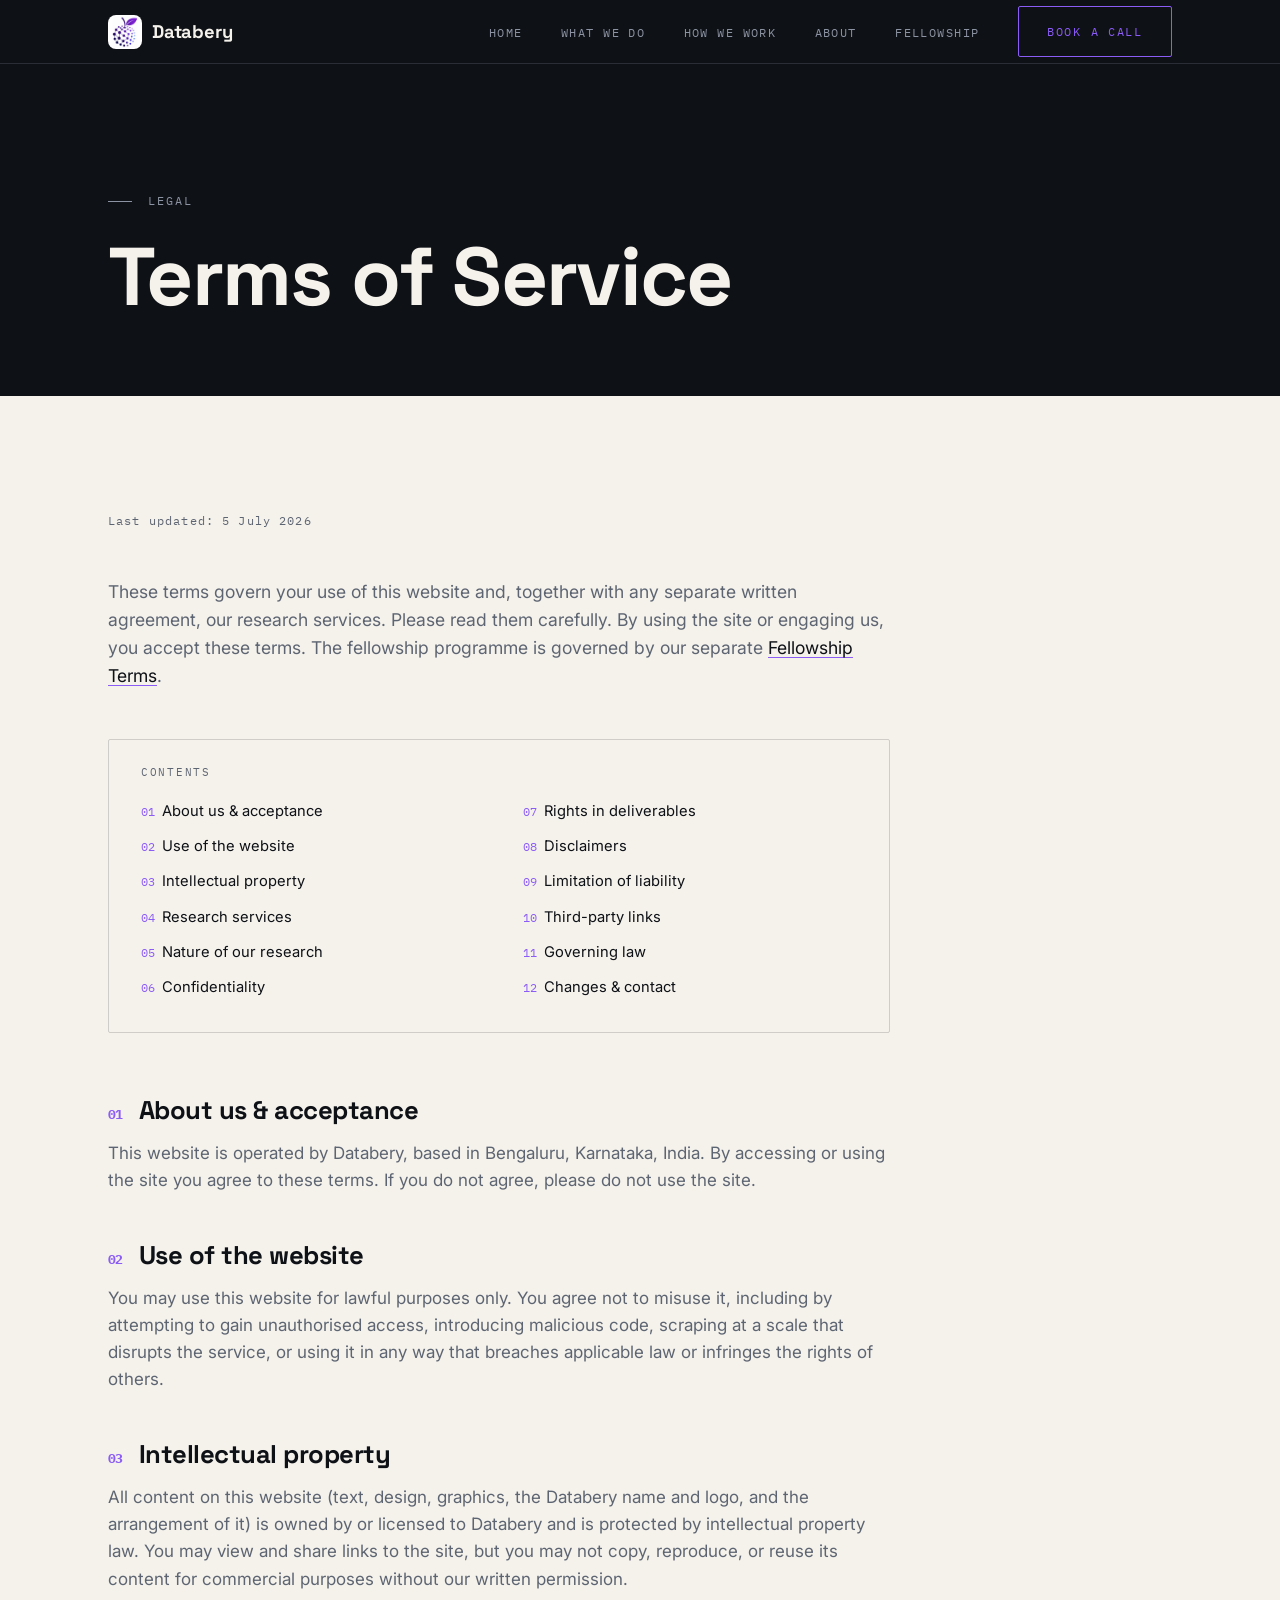
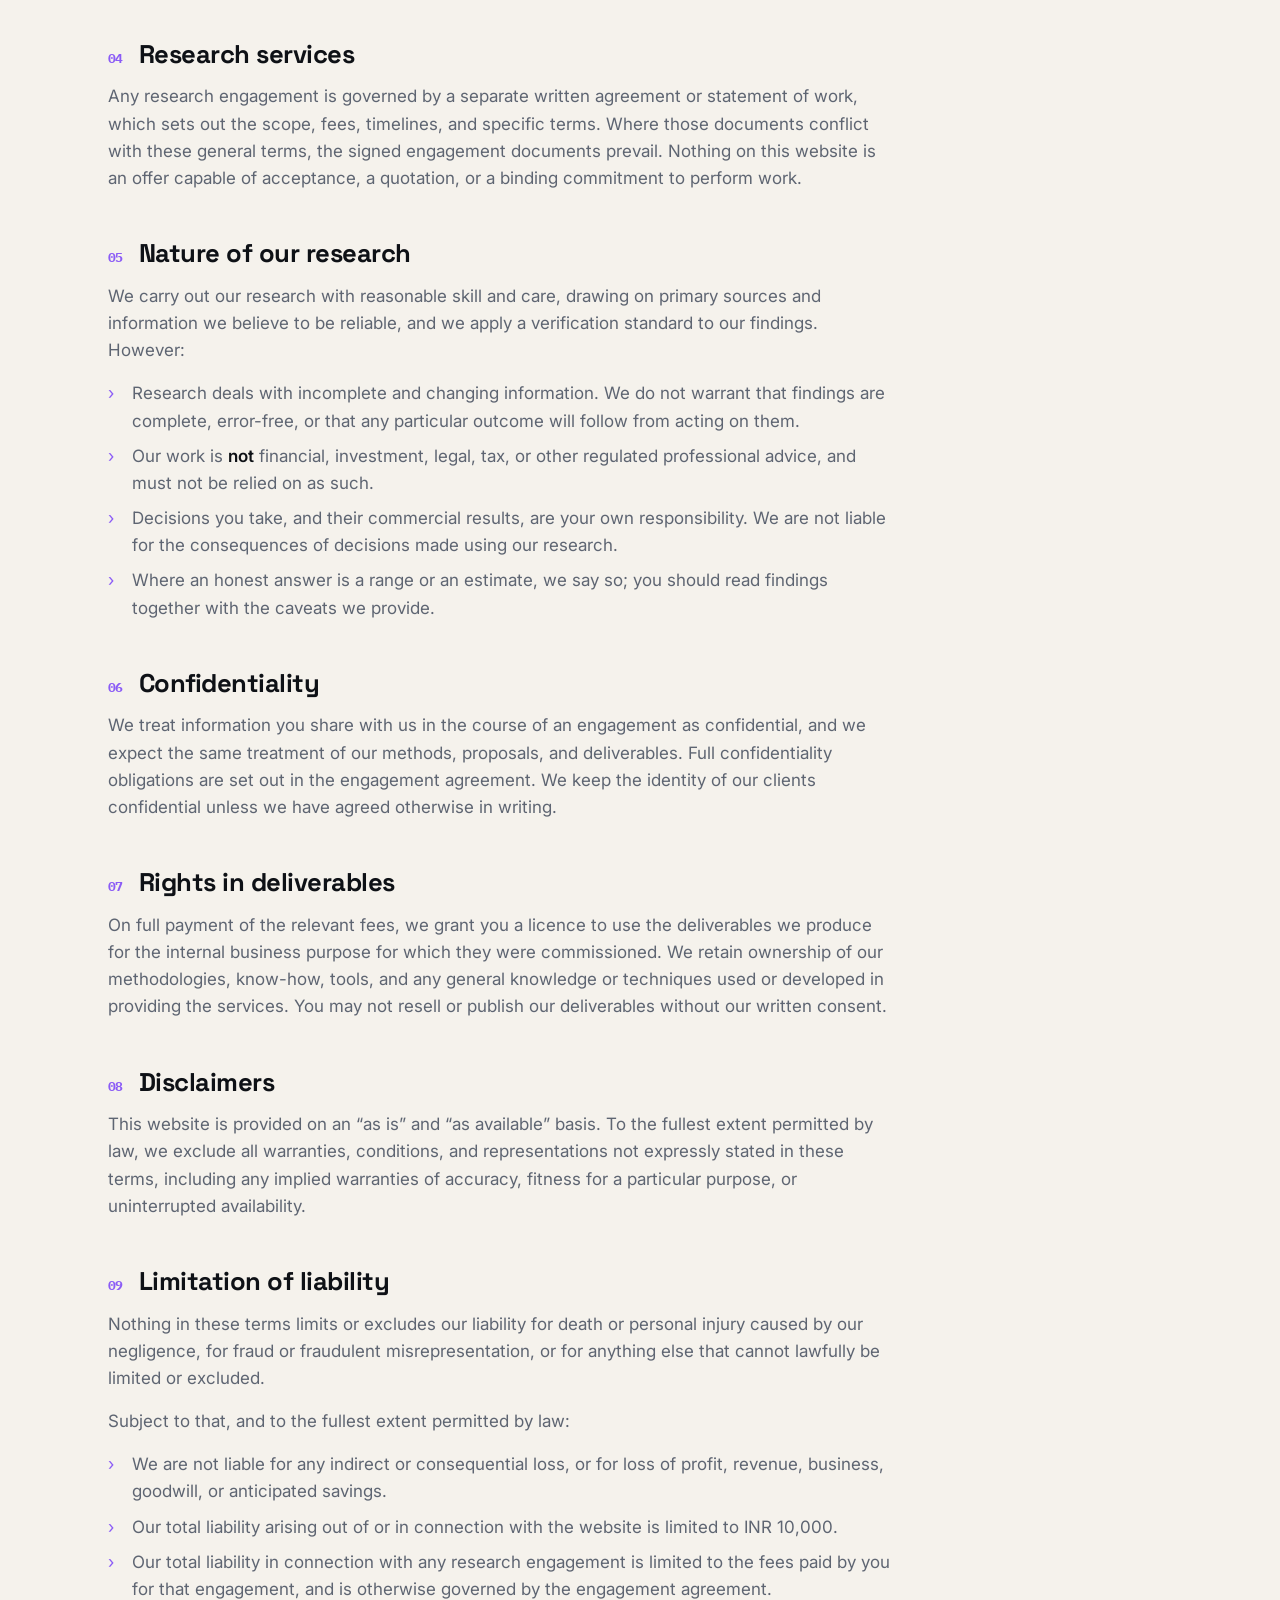
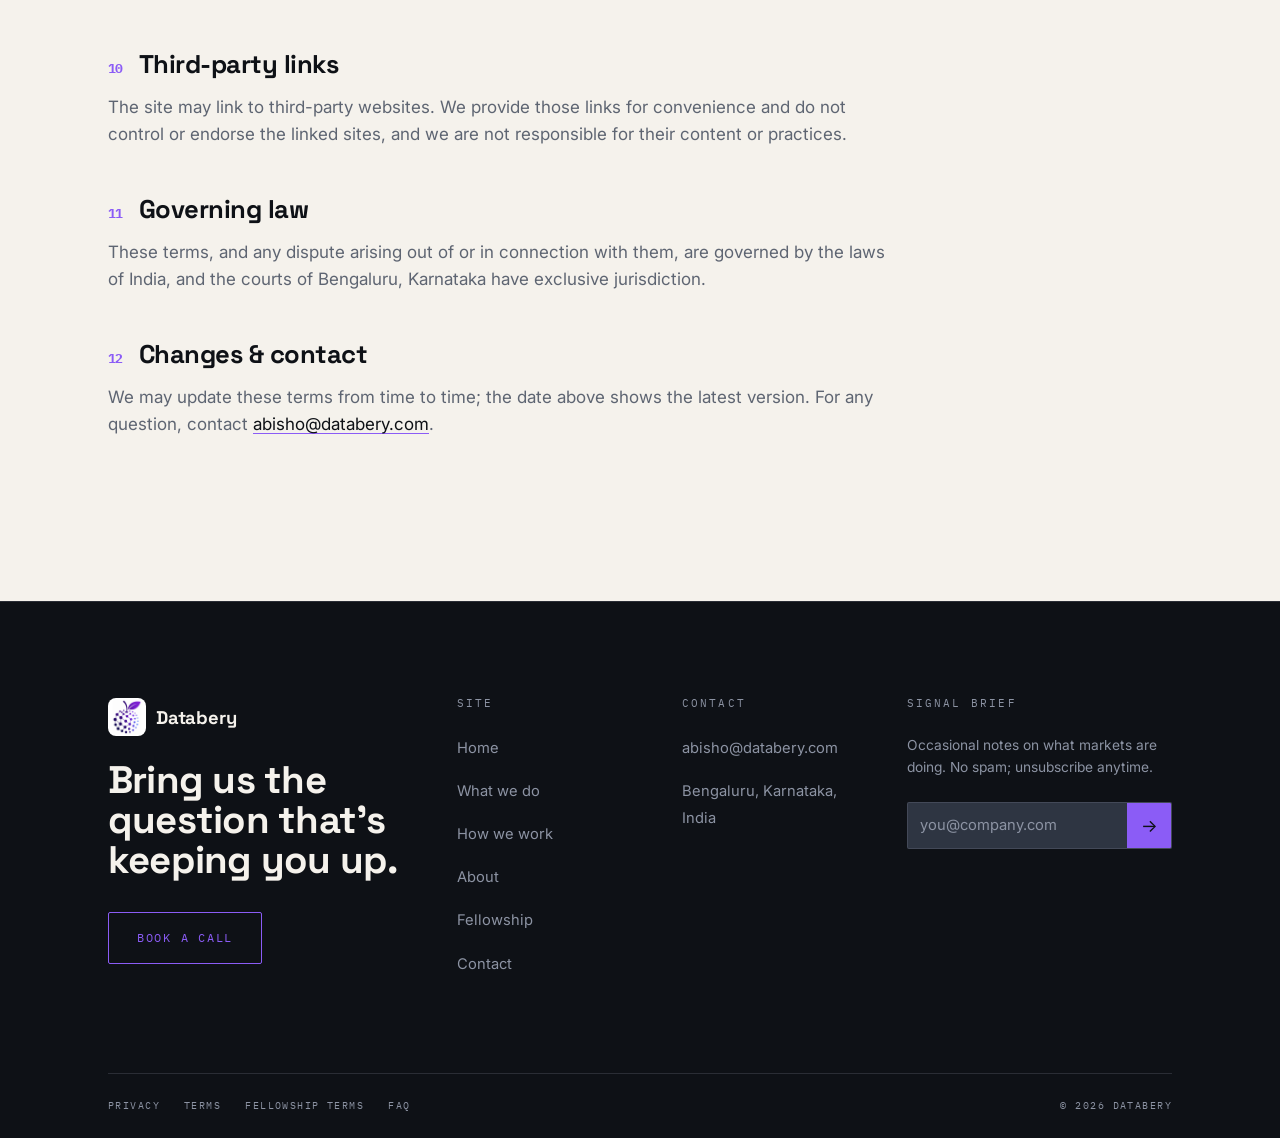
<file: terms.html>
<!DOCTYPE html>
<html lang="en">
<head>
<meta charset="utf-8">
<meta name="viewport" content="width=device-width, initial-scale=1">
<title>Terms of Service | Databery</title>
<meta name="description" content="Terms governing the Databery website and its market research services: the nature of our research, intellectual property, and limitation of liability.">
<meta name="robots" content="index, follow">
<meta name="theme-color" content="#0E1116">
<link rel="canonical" href="https://databery.com/terms.html">
<meta property="og:url" content="https://databery.com/terms.html">
<meta property="og:site_name" content="Databery">
<meta property="og:image" content="https://databery.com/assets/img/og-card.jpg">
<meta property="og:image:width" content="1200">
<meta property="og:image:height" content="630">
<meta property="og:image:alt" content="Databery, market research and intelligence, Bengaluru, India">
<meta name="twitter:card" content="summary_large_image">
<meta name="twitter:image" content="https://databery.com/assets/img/og-card.jpg">
<link rel="icon" href="assets/img/logo-mark.png?v=12">
<link rel="preconnect" href="https://fonts.googleapis.com">
<link rel="preconnect" href="https://fonts.gstatic.com" crossorigin>
<link href="https://fonts.googleapis.com/css2?family=Space+Grotesk:wght@500;700&family=Inter:wght@400;500;600&family=IBM+Plex+Mono:wght@400;500&display=swap" rel="stylesheet">
<link rel="stylesheet" href="css/styles.css?v=11">
</head>
<body>
<a class="skip" href="#main">Skip to content</a>

<header>
  <nav class="nav" aria-label="Main">
    <div class="nav__in">
      <a class="logo" href="index.html" aria-label="Databery home">
        <img class="logo__mark" src="assets/img/logo-badge.png?v=11" width="34" height="34" alt="">
        Databery
      </a>
      <button class="nav__toggle" aria-expanded="false" aria-label="Menu">
        <span></span><span></span><span></span>
      </button>
      <ul class="nav__links">
        <li><a class="nav__link" href="index.html">Home</a></li>
        <li><a class="nav__link" href="what-we-do.html">What we do</a></li>
        <li><a class="nav__link" href="how-we-work.html">How we work</a></li>
        <li><a class="nav__link" href="about.html">About</a></li>
        <li><a class="nav__link" href="fellowship.html">Fellowship</a></li>
        <li><a class="btn" href="contact.html">Book a call</a></li>
      </ul>
    </div>
  </nav>
</header>

<main id="main">

  <section class="page-hero band--ink">
    <div class="wrap">
      <p class="eyebrow" data-reveal>Legal</p>
      <h1 class="display-xl" data-reveal style="--rd:60ms">Terms of Service</h1>
    </div>
  </section>

  <section class="band band--bone">
    <div class="wrap">
      <div class="legal">
        <p class="updated">Last updated: 5 July 2026</p>
        <p class="lead">These terms govern your use of this website and, together with any separate written agreement, our research services. Please read them carefully. By using the site or engaging us, you accept these terms. The fellowship programme is governed by our separate <a href="fellowship-terms.html">Fellowship Terms</a>.</p>
      </div>

      <nav class="toc" aria-label="Contents">
        <p>Contents</p>
        <ol>
          <li><a href="#about">About us &amp; acceptance</a></li>
          <li><a href="#website">Use of the website</a></li>
          <li><a href="#ip">Intellectual property</a></li>
          <li><a href="#services">Research services</a></li>
          <li><a href="#nature">Nature of our research</a></li>
          <li><a href="#confidentiality">Confidentiality</a></li>
          <li><a href="#deliverables">Rights in deliverables</a></li>
          <li><a href="#disclaimer">Disclaimers</a></li>
          <li><a href="#liability">Limitation of liability</a></li>
          <li><a href="#thirdparty">Third-party links</a></li>
          <li><a href="#law">Governing law</a></li>
          <li><a href="#changes">Changes &amp; contact</a></li>
        </ol>
      </nav>

      <div class="legal">
        <section id="about">
          <h2><span class="n">01</span> About us &amp; acceptance</h2>
          <p>This website is operated by Databery, based in Bengaluru, Karnataka, India. By accessing or using the site you agree to these terms. If you do not agree, please do not use the site.</p>
        </section>

        <section id="website">
          <h2><span class="n">02</span> Use of the website</h2>
          <p>You may use this website for lawful purposes only. You agree not to misuse it, including by attempting to gain unauthorised access, introducing malicious code, scraping at a scale that disrupts the service, or using it in any way that breaches applicable law or infringes the rights of others.</p>
        </section>

        <section id="ip">
          <h2><span class="n">03</span> Intellectual property</h2>
          <p>All content on this website (text, design, graphics, the Databery name and logo, and the arrangement of it) is owned by or licensed to Databery and is protected by intellectual property law. You may view and share links to the site, but you may not copy, reproduce, or reuse its content for commercial purposes without our written permission.</p>
        </section>

        <section id="services">
          <h2><span class="n">04</span> Research services</h2>
          <p>Any research engagement is governed by a separate written agreement or statement of work, which sets out the scope, fees, timelines, and specific terms. Where those documents conflict with these general terms, the signed engagement documents prevail. Nothing on this website is an offer capable of acceptance, a quotation, or a binding commitment to perform work.</p>
        </section>

        <section id="nature">
          <h2><span class="n">05</span> Nature of our research</h2>
          <p>We carry out our research with reasonable skill and care, drawing on primary sources and information we believe to be reliable, and we apply a verification standard to our findings. However:</p>
          <ul>
            <li>Research deals with incomplete and changing information. We do not warrant that findings are complete, error-free, or that any particular outcome will follow from acting on them.</li>
            <li>Our work is <strong>not</strong> financial, investment, legal, tax, or other regulated professional advice, and must not be relied on as such.</li>
            <li>Decisions you take, and their commercial results, are your own responsibility. We are not liable for the consequences of decisions made using our research.</li>
            <li>Where an honest answer is a range or an estimate, we say so; you should read findings together with the caveats we provide.</li>
          </ul>
        </section>

        <section id="confidentiality">
          <h2><span class="n">06</span> Confidentiality</h2>
          <p>We treat information you share with us in the course of an engagement as confidential, and we expect the same treatment of our methods, proposals, and deliverables. Full confidentiality obligations are set out in the engagement agreement. We keep the identity of our clients confidential unless we have agreed otherwise in writing.</p>
        </section>

        <section id="deliverables">
          <h2><span class="n">07</span> Rights in deliverables</h2>
          <p>On full payment of the relevant fees, we grant you a licence to use the deliverables we produce for the internal business purpose for which they were commissioned. We retain ownership of our methodologies, know-how, tools, and any general knowledge or techniques used or developed in providing the services. You may not resell or publish our deliverables without our written consent.</p>
        </section>

        <section id="disclaimer">
          <h2><span class="n">08</span> Disclaimers</h2>
          <p>This website is provided on an &ldquo;as is&rdquo; and &ldquo;as available&rdquo; basis. To the fullest extent permitted by law, we exclude all warranties, conditions, and representations not expressly stated in these terms, including any implied warranties of accuracy, fitness for a particular purpose, or uninterrupted availability.</p>
        </section>

        <section id="liability">
          <h2><span class="n">09</span> Limitation of liability</h2>
          <p>Nothing in these terms limits or excludes our liability for death or personal injury caused by our negligence, for fraud or fraudulent misrepresentation, or for anything else that cannot lawfully be limited or excluded.</p>
          <p>Subject to that, and to the fullest extent permitted by law:</p>
          <ul>
            <li>We are not liable for any indirect or consequential loss, or for loss of profit, revenue, business, goodwill, or anticipated savings.</li>
            <li>Our total liability arising out of or in connection with the website is limited to INR 10,000.</li>
            <li>Our total liability in connection with any research engagement is limited to the fees paid by you for that engagement, and is otherwise governed by the engagement agreement.</li>
          </ul>
        </section>

        <section id="thirdparty">
          <h2><span class="n">10</span> Third-party links</h2>
          <p>The site may link to third-party websites. We provide those links for convenience and do not control or endorse the linked sites, and we are not responsible for their content or practices.</p>
        </section>

        <section id="law">
          <h2><span class="n">11</span> Governing law</h2>
          <p>These terms, and any dispute arising out of or in connection with them, are governed by the laws of India, and the courts of Bengaluru, Karnataka have exclusive jurisdiction.</p>
        </section>

        <section id="changes">
          <h2><span class="n">12</span> Changes &amp; contact</h2>
          <p>We may update these terms from time to time; the date above shows the latest version. For any question, contact <a href="mailto:abisho@databery.com">abisho@databery.com</a>.</p>
        </section>
      </div>
    </div>
  </section>

</main>

<footer class="footer">
  <div class="wrap">
    <div class="footer__main">
      <div>
        <a class="logo" href="index.html" style="margin-bottom:var(--s3)">
          <img class="logo__mark" src="assets/img/logo-badge.png?v=11" width="34" height="34" alt="">
          Databery
        </a>
        <h2>Bring us the question that&rsquo;s keeping you up.</h2>
        <a class="btn" href="contact.html">Book a call</a>
      </div>
      <div class="footer__col">
        <h3>Site</h3>
        <ul>
          <li><a href="index.html">Home</a></li>
          <li><a href="what-we-do.html">What we do</a></li>
          <li><a href="how-we-work.html">How we work</a></li>
          <li><a href="about.html">About</a></li>
          <li><a href="fellowship.html">Fellowship</a></li>
          <li><a href="contact.html">Contact</a></li>
        </ul>
      </div>
      <div class="footer__col">
        <h3>Contact</h3>
        <ul>
          <li><a href="mailto:abisho@databery.com">abisho@databery.com</a></li>
          <li><span class="muted" style="font-size:.92rem">Bengaluru, Karnataka, India</span></li>
        </ul>
      </div>
      <div class="footer__col footer__news">
        <h3>Signal brief</h3>
        <p class="footer__news-note">Occasional notes on what markets are doing. No spam; unsubscribe anytime.</p>
        <form id="newsletter-form" class="news-form" action="https://api.web3forms.com/submit" method="POST" aria-label="Subscribe to the Signal brief">
          <input type="hidden" name="access_key" value="47ae131a-cdfa-4fd4-b47d-8493f4a99dc0">
          <input type="hidden" name="subject" value="Databery Signal brief: new subscriber">
          <input type="hidden" name="from_name" value="Databery website">
          <input type="checkbox" name="botcheck" class="hp" tabindex="-1" aria-hidden="true" autocomplete="off">
          <label for="news-email" class="sr-only">Email address</label>
          <div class="news-form__row">
            <input id="news-email" name="email" type="email" placeholder="you@company.com" autocomplete="email" required>
            <button type="submit" aria-label="Subscribe"><span aria-hidden="true">&rarr;</span></button>
          </div>
          <p class="news-form__msg" id="newsletter-msg" role="status" aria-live="polite"></p>
        </form>
      </div>
    </div>
    <div class="footer__bar">
      <nav class="footer__legal" aria-label="Legal">
        <a href="privacy.html">Privacy</a>
        <a href="terms.html">Terms</a>
        <a href="fellowship-terms.html">Fellowship terms</a>
        <a href="faq.html">FAQ</a>
      </nav>
      <span>&copy; <span id="yr">2026</span> Databery</span>
    </div>
  </div>
</footer>

<script src="js/site.js?v=11" defer></script>
</body>
</html>
</file>
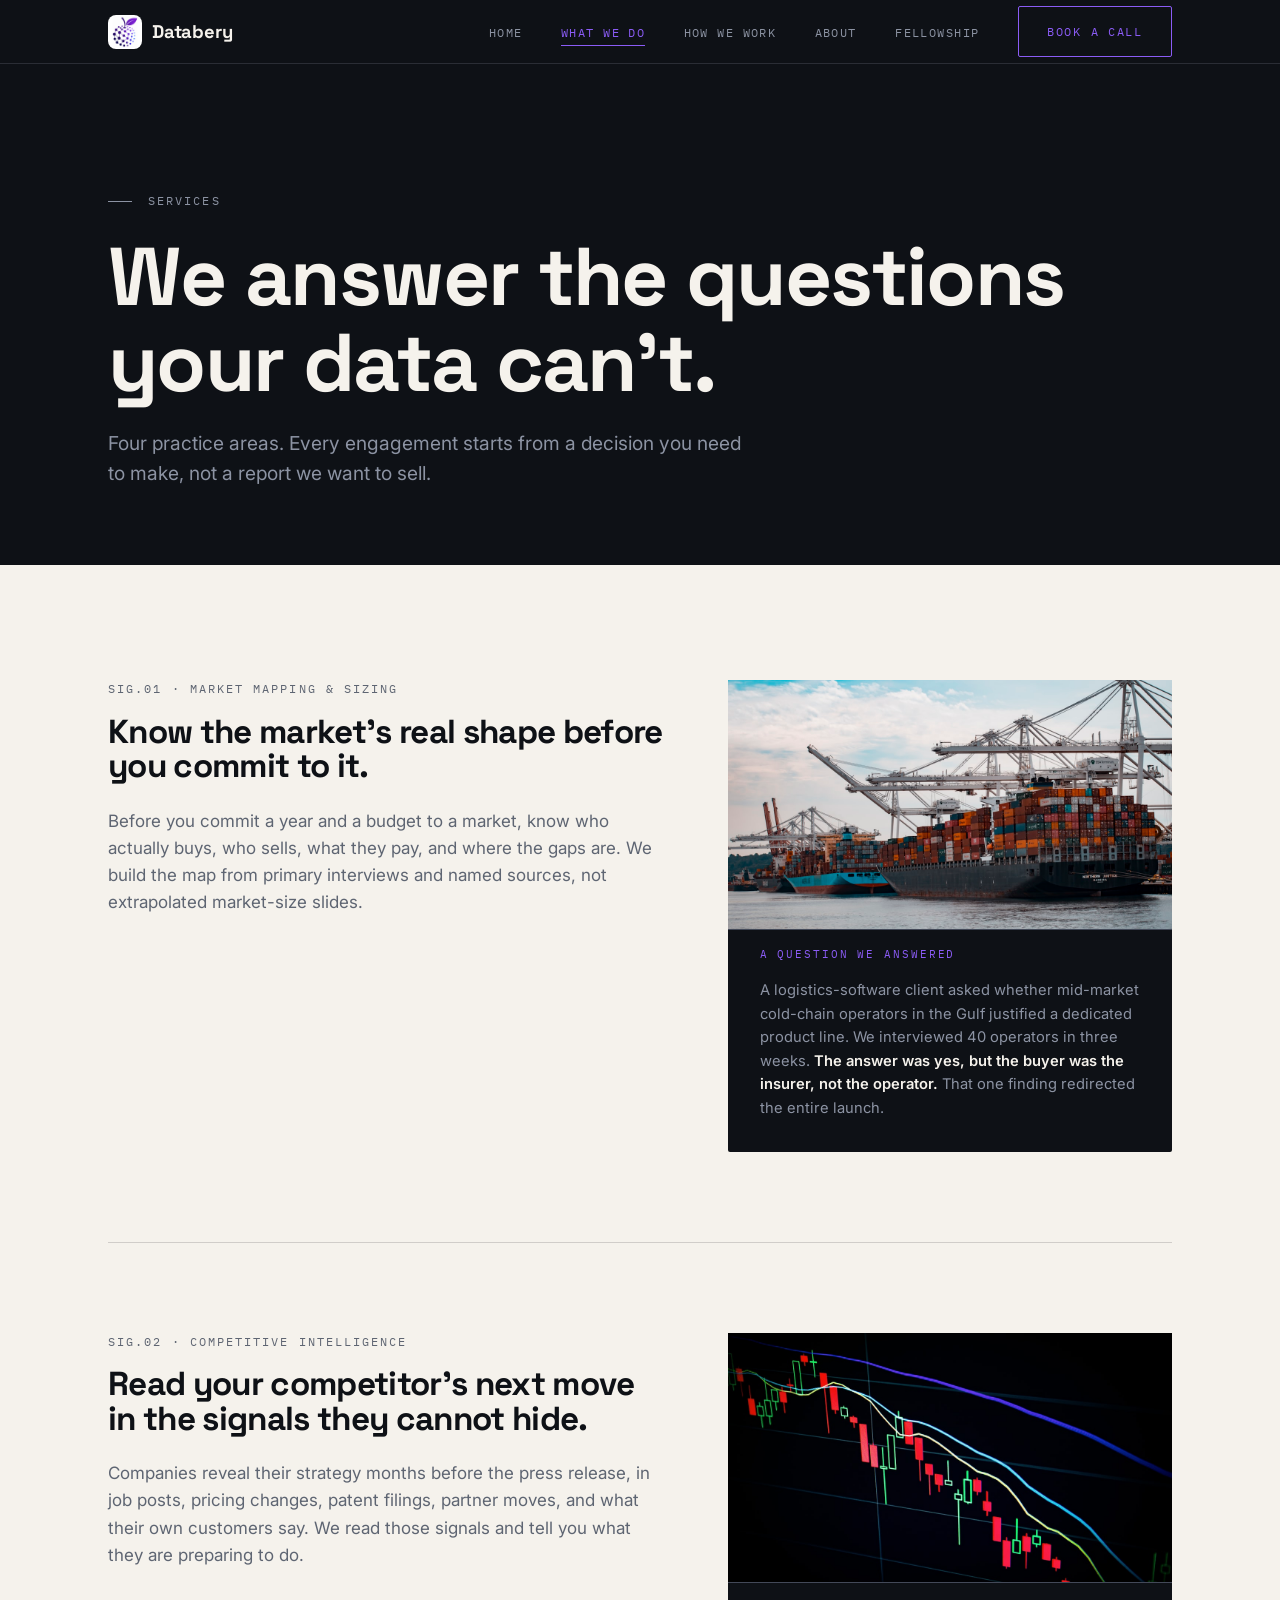
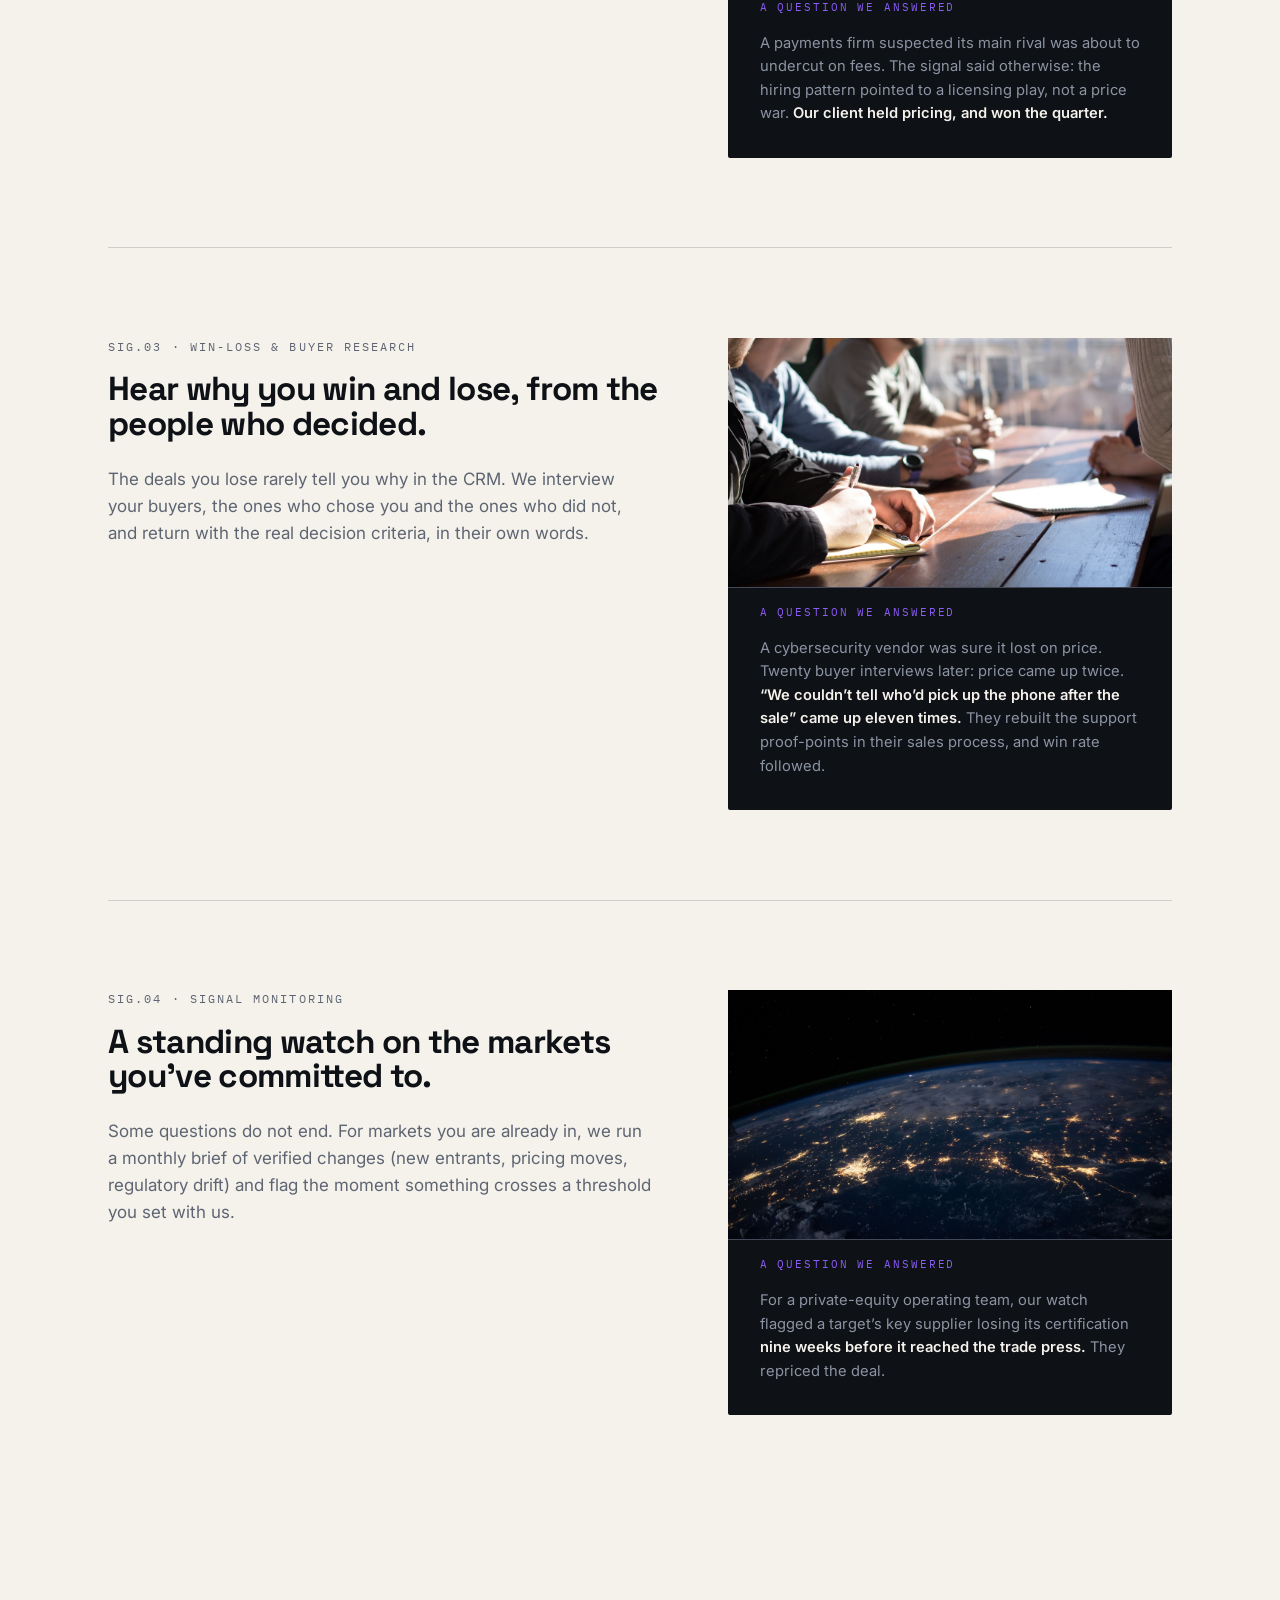
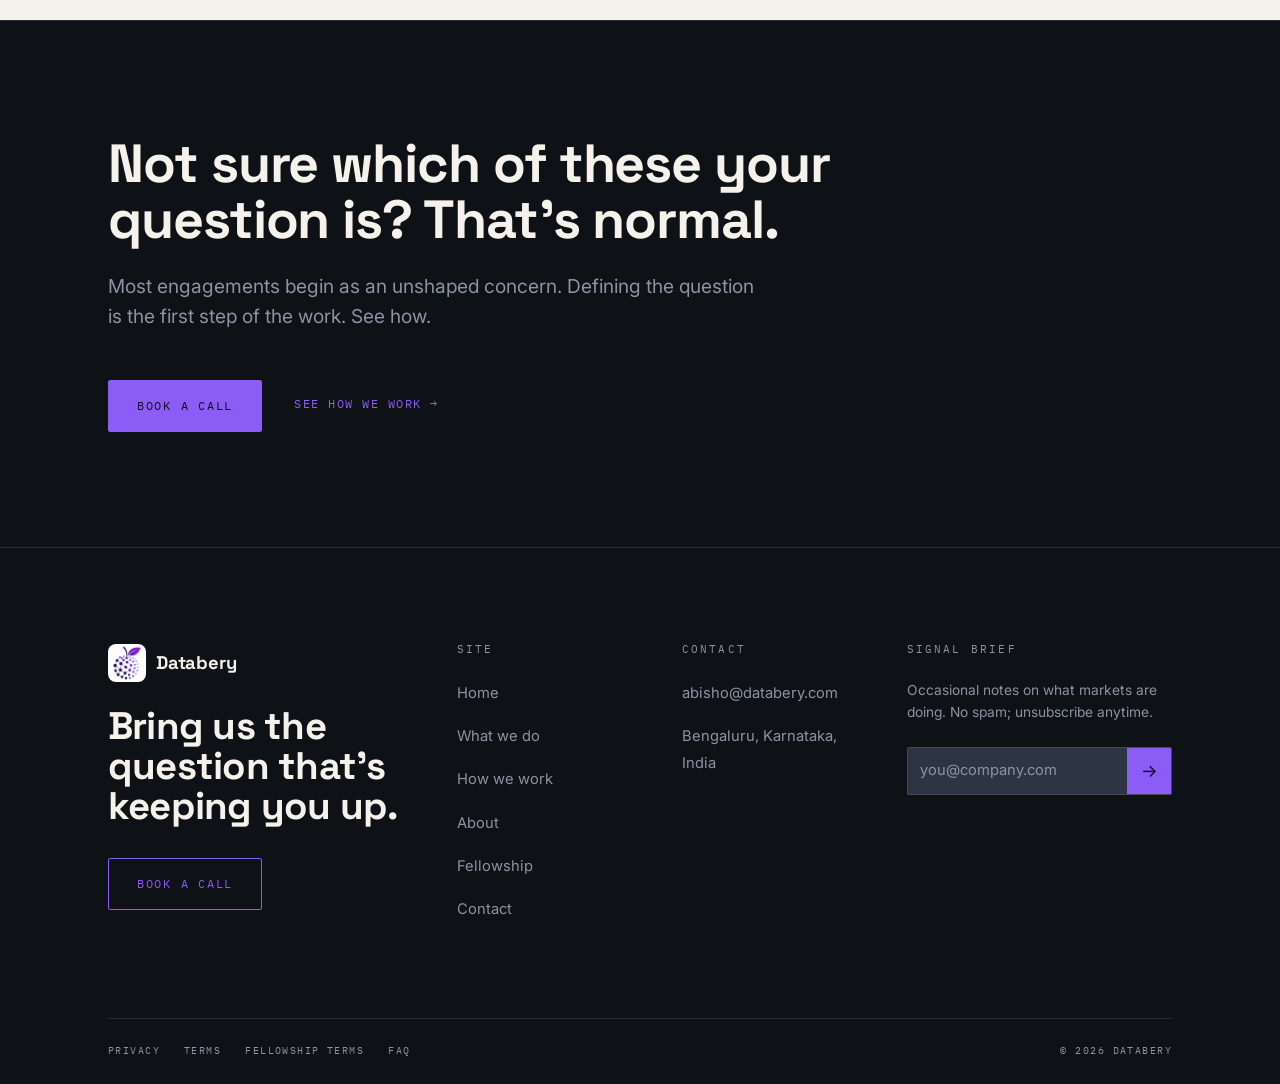
<file: what-we-do.html>
<!DOCTYPE html>
<html lang="en">
<head>
<meta charset="utf-8">
<meta name="viewport" content="width=device-width, initial-scale=1">
<title>Market Research &amp; Intelligence Services | Databery</title>
<meta name="description" content="Market mapping, competitive intelligence, win-loss and buyer research, and signal monitoring. Every engagement starts from a decision you need to make.">
<meta property="og:title" content="What we do | Databery">
<meta property="og:description" content="Market mapping, competitive intelligence, win-loss research, and signal monitoring, explained through the questions they answer.">
<meta property="og:type" content="website">
<meta name="theme-color" content="#0E1116">
<link rel="canonical" href="https://databery.com/what-we-do.html">
<meta property="og:url" content="https://databery.com/what-we-do.html">
<meta property="og:site_name" content="Databery">
<meta property="og:image" content="https://databery.com/assets/img/og-card.jpg">
<meta property="og:image:width" content="1200">
<meta property="og:image:height" content="630">
<meta property="og:image:alt" content="Databery, market research and intelligence, Bengaluru, India">
<meta name="twitter:card" content="summary_large_image">
<meta name="twitter:image" content="https://databery.com/assets/img/og-card.jpg">
<link rel="icon" href="assets/img/logo-mark.png?v=12">
<link rel="preconnect" href="https://fonts.googleapis.com">
<link rel="preconnect" href="https://fonts.gstatic.com" crossorigin>
<link href="https://fonts.googleapis.com/css2?family=Space+Grotesk:wght@500;700&family=Inter:wght@400;500;600&family=IBM+Plex+Mono:wght@400;500&display=swap" rel="stylesheet">
<link rel="stylesheet" href="css/styles.css?v=11">
</head>
<body>
<a class="skip" href="#main">Skip to content</a>


<header>
  <nav class="nav" aria-label="Main">
    <div class="nav__in">
      <a class="logo" href="index.html" aria-label="Databery home">
        <img class="logo__mark" src="assets/img/logo-badge.png?v=11" width="34" height="34" alt="">
        Databery
      </a>
      <button class="nav__toggle" aria-expanded="false" aria-label="Menu">
        <span></span><span></span><span></span>
      </button>
      <ul class="nav__links">
        <li><a class="nav__link" href="index.html">Home</a></li>
        <li><a class="nav__link" href="what-we-do.html" aria-current="page">What we do</a></li>
        <li><a class="nav__link" href="how-we-work.html">How we work</a></li>
        <li><a class="nav__link" href="about.html">About</a></li>
        <li><a class="nav__link" href="fellowship.html">Fellowship</a></li>
        <li><a class="btn" href="contact.html">Book a call</a></li>
      </ul>
    </div>
  </nav>
</header>

<main id="main">

  <section class="page-hero band--ink">
    <div class="wrap">
      <p class="eyebrow" data-reveal>Services</p>
      <h1 class="display-xl" data-reveal style="--rd:60ms">We answer the questions your data can&rsquo;t.</h1>
      <p class="lede muted" data-reveal style="--rd:120ms">Four practice areas. Every engagement starts from a decision you need to make, not a report we want to sell.</p>
    </div>
  </section>

  <section class="band band--bone">
    <div class="wrap">

      <article class="svc" id="mapping">
        <div data-reveal>
          <p class="svc__index">SIG.01 · MARKET MAPPING &amp; SIZING</p>
          <h2>Know the market&rsquo;s real shape before you commit to it.</h2>
          <p class="svc__body">Before you commit a year and a budget to a market, know who actually buys, who sells, what they pay, and where the gaps are. We build the map from primary interviews and named sources, not extrapolated market-size slides.</p>
        </div>
        <aside class="svc__example" data-reveal style="--rd:100ms">
          <figure class="fig">
            <img src="assets/img/port.jpg" alt="Container ships and gantry cranes at a working port" width="1200" height="800" loading="lazy">
          </figure>
          <span class="tag">A question we answered</span>
          <p>A logistics-software client asked whether mid-market cold-chain operators in the Gulf justified a dedicated product line. We interviewed 40 operators in three weeks. <strong>The answer was yes, but the buyer was the insurer, not the operator.</strong> That one finding redirected the entire launch.</p>
        </aside>
      </article>

      <article class="svc" id="competitive">
        <div data-reveal>
          <p class="svc__index">SIG.02 · COMPETITIVE INTELLIGENCE</p>
          <h2>Read your competitor&rsquo;s next move in the signals they cannot hide.</h2>
          <p class="svc__body">Companies reveal their strategy months before the press release, in job posts, pricing changes, patent filings, partner moves, and what their own customers say. We read those signals and tell you what they are preparing to do.</p>
        </div>
        <aside class="svc__example" data-reveal style="--rd:100ms">
          <figure class="fig">
            <img src="assets/img/screens.jpg" alt="Candlestick price chart moving across a dark trading screen" width="1200" height="800" loading="lazy">
          </figure>
          <span class="tag">A question we answered</span>
          <p>A payments firm suspected its main rival was about to undercut on fees. The signal said otherwise: the hiring pattern pointed to a licensing play, not a price war. <strong>Our client held pricing, and won the quarter.</strong></p>
        </aside>
      </article>

      <article class="svc" id="winloss">
        <div data-reveal>
          <p class="svc__index">SIG.03 · WIN-LOSS &amp; BUYER RESEARCH</p>
          <h2>Hear why you win and lose, from the people who decided.</h2>
          <p class="svc__body">The deals you lose rarely tell you why in the CRM. We interview your buyers, the ones who chose you and the ones who did not, and return with the real decision criteria, in their own words.</p>
        </div>
        <aside class="svc__example" data-reveal style="--rd:100ms">
          <figure class="fig">
            <img src="assets/img/meeting.jpg" alt="People around a table taking notes during an interview" width="1200" height="800" loading="lazy">
          </figure>
          <span class="tag">A question we answered</span>
          <p>A cybersecurity vendor was sure it lost on price. Twenty buyer interviews later: price came up twice. <strong>&ldquo;We couldn&rsquo;t tell who&rsquo;d pick up the phone after the sale&rdquo; came up eleven times.</strong> They rebuilt the support proof-points in their sales process, and win rate followed.</p>
        </aside>
      </article>

      <article class="svc" id="monitoring">
        <div data-reveal>
          <p class="svc__index">SIG.04 · SIGNAL MONITORING</p>
          <h2>A standing watch on the markets you&rsquo;ve committed to.</h2>
          <p class="svc__body">Some questions do not end. For markets you are already in, we run a monthly brief of verified changes (new entrants, pricing moves, regulatory drift) and flag the moment something crosses a threshold you set with us.</p>
        </div>
        <aside class="svc__example" data-reveal style="--rd:100ms">
          <figure class="fig">
            <img src="assets/img/watch.jpg" alt="The Earth at night from orbit, city lights glowing like a network of signals" width="1200" height="800" loading="lazy">
          </figure>
          <span class="tag">A question we answered</span>
          <p>For a private-equity operating team, our watch flagged a target&rsquo;s key supplier losing its certification <strong>nine weeks before it reached the trade press.</strong> They repriced the deal.</p>
        </aside>
      </article>

    </div>
  </section>

  <section class="band band--ink band--hairline-top">
    <div class="wrap" data-reveal>
      <h2 class="display-l" style="max-width:14em">Not sure which of these your question is? That&rsquo;s normal.</h2>
      <p class="lede muted" style="margin-top:var(--s3)">Most engagements begin as an unshaped concern. Defining the question is the first step of the work. See how.</p>
      <div class="hero__cta" style="margin-top:var(--s5)">
        <a class="btn btn--solid" href="contact.html">Book a call</a>
        <a class="link-draw" href="how-we-work.html">See how we work <span class="arrow">&rarr;</span></a>
      </div>
    </div>
  </section>

</main>

<footer class="footer">
  <div class="wrap">
    <div class="footer__main">
      <div>
        <a class="logo" href="index.html" style="margin-bottom:var(--s3)">
          <img class="logo__mark" src="assets/img/logo-badge.png?v=11" width="34" height="34" alt="">
          Databery
        </a>
        <h2>Bring us the question that&rsquo;s keeping you up.</h2>
        <a class="btn" href="contact.html">Book a call</a>
      </div>
      <div class="footer__col">
        <h3>Site</h3>
        <ul>
          <li><a href="index.html">Home</a></li>
          <li><a href="what-we-do.html">What we do</a></li>
          <li><a href="how-we-work.html">How we work</a></li>
          <li><a href="about.html">About</a></li>
          <li><a href="fellowship.html">Fellowship</a></li>
          <li><a href="contact.html">Contact</a></li>
        </ul>
      </div>
      <div class="footer__col">
        <h3>Contact</h3>
        <ul>
          <li><a href="mailto:abisho@databery.com">abisho@databery.com</a></li>
          <li><span class="muted" style="font-size:.92rem">Bengaluru, Karnataka, India</span></li>
        </ul>
      </div>
      <div class="footer__col footer__news">
        <h3>Signal brief</h3>
        <p class="footer__news-note">Occasional notes on what markets are doing. No spam; unsubscribe anytime.</p>
        <form id="newsletter-form" class="news-form" action="https://api.web3forms.com/submit" method="POST" aria-label="Subscribe to the Signal brief">
          <input type="hidden" name="access_key" value="47ae131a-cdfa-4fd4-b47d-8493f4a99dc0">
          <input type="hidden" name="subject" value="Databery Signal brief: new subscriber">
          <input type="hidden" name="from_name" value="Databery website">
          <input type="checkbox" name="botcheck" class="hp" tabindex="-1" aria-hidden="true" autocomplete="off">
          <label for="news-email" class="sr-only">Email address</label>
          <div class="news-form__row">
            <input id="news-email" name="email" type="email" placeholder="you@company.com" autocomplete="email" required>
            <button type="submit" aria-label="Subscribe"><span aria-hidden="true">&rarr;</span></button>
          </div>
          <p class="news-form__msg" id="newsletter-msg" role="status" aria-live="polite"></p>
        </form>
      </div>
    </div>
    <div class="footer__bar">
      <nav class="footer__legal" aria-label="Legal">
        <a href="privacy.html">Privacy</a>
        <a href="terms.html">Terms</a>
        <a href="fellowship-terms.html">Fellowship terms</a>
        <a href="faq.html">FAQ</a>
      </nav>
      <span>&copy; <span id="yr">2026</span> Databery</span>
    </div>
  </div>
</footer>
<script src="js/site.js?v=11" defer></script>
</body>
</html>
</file>
<file: css/styles.css>
/* ============================================================
   DATABERY — "The Signal Room"
   Palette:  Ink #0E1116 · Bone #F5F2EC · Static #8C93A3
             Brand Violet #8B5CF6 · Slate #2E3542
   Type:     Space Grotesk (display) · Inter (body) · IBM Plex Mono (data)
   Rules:    8px spacing scale · 2px radius everywhere ·
             violet = signal only · transform/opacity animation only
   ============================================================ */

:root{
  --ink:#0E1116;
  --bone:#F5F2EC;
  --static:#8C93A3;
  --amber:#8B5CF6;          /* brand violet — the single accent (was Signal Amber) */
  --slate:#2E3542;
  --err:#E5484D;            /* functional error state only (forms) */

  --hairline-d:rgba(140,147,163,.22);   /* hairlines on dark */
  --hairline-l:rgba(14,17,22,.16);      /* hairlines on light */
  --static-l:#5E6572;                   /* secondary text on light (Static, darkened for contrast) */

  --font-display:"Space Grotesk",ui-sans-serif,system-ui,sans-serif;
  --font-body:"Inter",ui-sans-serif,system-ui,-apple-system,"Segoe UI",sans-serif;
  --font-mono:"IBM Plex Mono",ui-monospace,"Cascadia Mono",Consolas,monospace;

  --s1:8px; --s2:16px; --s3:24px; --s4:32px; --s5:48px;
  --s6:64px; --s7:96px; --s8:144px;

  --r:2px;
  --ease:cubic-bezier(.16,1,.3,1);
  --nav-h:64px;
}

/* ---------- reset / base ---------- */
*,*::before,*::after{box-sizing:border-box;margin:0;padding:0}
html{scroll-behavior:smooth}
html:focus-within{scroll-behavior:smooth}
body{
  background:var(--ink);
  color:var(--bone);
  font-family:var(--font-body);
  font-size:17px;
  line-height:1.6;
  -webkit-font-smoothing:antialiased;
  text-rendering:optimizeLegibility;
}
img,svg,canvas{display:block;max-width:100%}
a{color:inherit;text-decoration:none}
button{font:inherit;background:none;border:0;cursor:pointer;color:inherit}
::selection{background:var(--amber);color:var(--ink)}

:focus-visible{outline:2px solid var(--amber);outline-offset:3px;border-radius:var(--r)}

/* ---------- typography ---------- */
h1,h2,h3{font-family:var(--font-display);font-weight:700;letter-spacing:-.02em;line-height:1.04}
.display-xl{font-size:clamp(2.5rem,6.4vw,5.4rem)}
.display-l{font-size:clamp(2rem,4.2vw,3.4rem)}
.display-m{font-size:clamp(1.35rem,2.4vw,1.8rem);line-height:1.15}
.lede{font-size:clamp(1.05rem,1.5vw,1.25rem);line-height:1.55;max-width:34em}

.mono{font-family:var(--font-mono);font-size:.78rem;letter-spacing:.08em}
.eyebrow{
  font-family:var(--font-mono);
  font-size:.72rem;
  letter-spacing:.18em;
  text-transform:uppercase;
  color:var(--static);
  display:flex;align-items:center;gap:var(--s2);
  margin-bottom:var(--s3);
}
.eyebrow::before{content:"";width:24px;height:1px;background:var(--static);flex:none}

.muted{color:var(--static)}
.band--bone .muted{color:var(--static-l)}

/* ---------- layout ---------- */
.wrap{max-width:1160px;margin-inline:auto;padding-inline:clamp(20px,4vw,48px)}
.band{padding-block:clamp(var(--s6),9vw,var(--s8))}
.band--ink{background:var(--ink);color:var(--bone)}
.band--bone{background:var(--bone);color:var(--ink)}
.band--hairline-top{border-top:1px solid var(--hairline-d)}
.band--bone.band--hairline-top{border-top:1px solid var(--hairline-l)}

.grid-2{display:grid;grid-template-columns:1fr 1fr;gap:clamp(var(--s4),5vw,var(--s7))}
.grid-4{display:grid;grid-template-columns:repeat(4,1fr);gap:var(--s3)}
@media (max-width:960px){
  .grid-2{grid-template-columns:1fr}
  .grid-4{grid-template-columns:1fr 1fr}
}
@media (max-width:600px){
  .grid-4{grid-template-columns:1fr}
}

/* ---------- nav ---------- */
.nav{
  position:fixed;inset:0 0 auto 0;z-index:60;
  height:var(--nav-h);
  background:var(--ink);
  border-bottom:1px solid var(--hairline-d);
}
.nav__in{
  max-width:1160px;margin-inline:auto;height:100%;
  padding-inline:clamp(20px,4vw,48px);
  display:flex;align-items:center;justify-content:space-between;gap:var(--s3);
}
.logo{display:flex;align-items:center;gap:10px;font-family:var(--font-display);font-weight:700;font-size:1.15rem;letter-spacing:-.01em}
.logo svg{flex:none}
.logo__mark{width:34px;height:34px;border-radius:8px;flex:none;display:block;background:var(--bone)}
.footer .logo__mark{width:38px;height:38px}
.nav__links{display:flex;align-items:center;gap:clamp(var(--s3),3vw,var(--s5));list-style:none}
.nav__link{
  font-family:var(--font-mono);font-size:.74rem;letter-spacing:.12em;text-transform:uppercase;
  color:var(--static);
  padding:6px 0;
  background:linear-gradient(var(--amber),var(--amber)) left bottom / 0% 1px no-repeat;
  transition:background-size .35s var(--ease),color .25s;
}
.nav__link:hover{color:var(--bone);background-size:100% 1px}
.nav__link[aria-current="page"]{color:var(--amber);background:linear-gradient(var(--amber),var(--amber)) left bottom / 100% 1px no-repeat}

.nav__toggle{display:none;width:44px;height:44px;position:relative;z-index:70}
.nav__toggle span{
  position:absolute;left:11px;width:22px;height:1.5px;background:var(--bone);
  transition:transform .35s var(--ease),opacity .2s;
}
.nav__toggle span:nth-child(1){top:17px}
.nav__toggle span:nth-child(2){top:23px}
.nav__toggle span:nth-child(3){top:29px}
.nav__toggle[aria-expanded="true"] span:nth-child(1){transform:translateY(6px) rotate(45deg)}
.nav__toggle[aria-expanded="true"] span:nth-child(2){opacity:0}
.nav__toggle[aria-expanded="true"] span:nth-child(3){transform:translateY(-6px) rotate(-45deg)}

@media (max-width:820px){
  .nav__toggle{display:block}
  .nav__links{
    position:fixed;inset:var(--nav-h) 0 0 0;z-index:60;
    flex-direction:column;justify-content:center;gap:var(--s4);
    background:var(--ink);
    transform:translateY(-8px);opacity:0;visibility:hidden;
    transition:transform .4s var(--ease),opacity .3s,visibility 0s .4s;
  }
  .nav__links.open{transform:none;opacity:1;visibility:visible;transition:transform .4s var(--ease),opacity .3s}
  .nav__link{font-size:1rem}
}

/* ---------- buttons ---------- */
.btn{
  position:relative;display:inline-flex;align-items:center;gap:10px;
  font-family:var(--font-mono);font-size:.78rem;letter-spacing:.14em;text-transform:uppercase;
  color:var(--amber);
  border:1px solid var(--amber);border-radius:var(--r);
  padding:15px 28px;
  overflow:hidden;isolation:isolate;
  transition:color .3s var(--ease);
}
.btn::before{
  content:"";position:absolute;inset:0;z-index:-1;background:var(--amber);
  transform:scaleX(0);transform-origin:left center;
  transition:transform .38s var(--ease);
}
.btn:hover,.btn:focus-visible{color:var(--ink)}
.btn:hover::before,.btn:focus-visible::before{transform:scaleX(1)}
.btn--solid{background:var(--amber);color:var(--ink)}
.btn--solid::before{background:var(--ink);transform-origin:left center}
.btn--solid:hover,.btn--solid:focus-visible{color:var(--amber)}

.link-draw{
  font-family:var(--font-mono);font-size:.78rem;letter-spacing:.12em;text-transform:uppercase;
  color:var(--amber);
  padding-bottom:4px;
  background:linear-gradient(var(--amber),var(--amber)) left bottom / 0% 1px no-repeat;
  transition:background-size .35s var(--ease);
}
.link-draw:hover,.link-draw:focus-visible{background-size:100% 1px}
.link-draw .arrow{display:inline-block;transition:transform .3s var(--ease)}
.link-draw:hover .arrow{transform:translateX(4px)}

/* inline prose links */
.prose a{
  color:inherit;
  background:linear-gradient(var(--amber),var(--amber)) left bottom / 100% 1px no-repeat;
  transition:color .25s;
}
.prose a:hover{color:var(--amber)}

/* ---------- cards ---------- */
.card{
  position:relative;
  background:var(--slate);
  border:1px solid var(--hairline-d);
  border-radius:var(--r);
  padding:var(--s4);
  display:flex;flex-direction:column;gap:var(--s2);
}
a.card{transition:border-color .3s}
.band--bone .card{background:transparent;border-color:var(--hairline-l)}
.card__index{font-family:var(--font-mono);font-size:.7rem;letter-spacing:.14em;color:var(--static)}
.card h3{font-size:1.2rem}
.card p{font-size:.92rem;color:var(--static)}
.band--bone .card p{color:var(--static-l)}
.card .link-draw{margin-top:auto;padding-top:var(--s2)}

/* hairline that draws itself around the border on hover (SVG injected by JS) */
.card-trace{
  position:absolute;inset:-1px;width:calc(100% + 2px);height:calc(100% + 2px);
  pointer-events:none;border-radius:var(--r);
}
.card-trace rect{
  fill:none;stroke:var(--amber);stroke-width:1.5;
  stroke-dasharray:100;stroke-dashoffset:100;
  transition:stroke-dashoffset .7s var(--ease);
}
.card:hover .card-trace rect,
.card:focus-visible .card-trace rect,
.card:focus-within .card-trace rect{stroke-dashoffset:0}

/* ---------- figures: full-color photos in hairline frames ---------- */
.fig{position:relative;margin:0;border:1px solid var(--hairline-d);border-radius:var(--r);overflow:hidden;background:var(--slate)}
.band--bone .fig{border-color:var(--hairline-l)}
.fig img{width:100%;height:100%;object-fit:cover}

/* full-bleed image band (home) */
.img-band{position:relative;height:clamp(300px,44vw,540px);overflow:hidden;border-block:1px solid var(--hairline-d)}
.img-band img{width:100%;height:100%;object-fit:cover}

/* service example images bleed to the panel edges */
.svc__example .fig{
  margin:calc(-1 * var(--s4)) calc(-1 * var(--s4)) 0;
  border:0;border-bottom:1px solid var(--hairline-d);border-radius:0;
  aspect-ratio:16/9;
}

/* about page */
.fig--story{aspect-ratio:3/2;margin-top:var(--s4)}

/* ---------- home brand moment ---------- */
.brand-band{text-align:center}
.brand-lockup{display:flex;flex-direction:column;align-items:center;gap:var(--s3)}
.brand-berry{
  width:clamp(96px,13vw,148px);height:auto;
  animation:brand-float 5.5s ease-in-out infinite;
  will-change:transform;
}
.brand-word{font-family:var(--font-display);font-weight:700;font-size:clamp(2rem,5vw,3.4rem);letter-spacing:-.02em;line-height:1}
.brand-tag{font-family:var(--font-mono);font-size:.72rem;letter-spacing:.3em;text-transform:uppercase;color:var(--static-l)}
@keyframes brand-float{0%,100%{transform:translateY(0)}50%{transform:translateY(-9px)}}

/* ---------- stats ---------- */
.stats{display:grid;grid-template-columns:repeat(3,1fr);gap:var(--s3);border-top:1px solid var(--hairline-l);padding-top:var(--s4)}
.band--ink .stats{border-top-color:var(--hairline-d)}
@media (max-width:700px){.stats{grid-template-columns:1fr}}
.stat__num{
  font-family:var(--font-mono);font-weight:500;
  font-size:clamp(2rem,4vw,3rem);letter-spacing:-.02em;line-height:1;
  font-variant-numeric:tabular-nums;
}
.stat__label{font-size:.85rem;color:var(--static-l);margin-top:var(--s1);max-width:22em}
.band--ink .stat__label{color:var(--static)}

/* ---------- hero (home) ---------- */
.hero{
  position:relative;
  min-height:100svh;
  display:flex;align-items:center;
  overflow:hidden;
  padding-top:var(--nav-h);
}
.hero__canvas{
  position:absolute;inset:0;width:100%;height:100%;
  opacity:0;transition:opacity .8s ease;
}
.hero__canvas.on{opacity:1}
.hero__content{position:relative;z-index:2;padding-block:var(--s7)}
.hero h1{max-width:11em}
.hero .lede{margin-top:var(--s3)}
.hero__cta{display:flex;align-items:center;gap:var(--s4);margin-top:var(--s5);flex-wrap:wrap}

/* load choreography — words rise, CTA last (home only, motion allowed) */
.hero .w{display:inline-block;overflow:hidden;vertical-align:bottom}
.hero .w > span{display:inline-block;transform:translateY(110%)}
.js-anim .hero .w > span{animation:rise .7s var(--ease) forwards;animation-delay:var(--d,1s)}
.hero .lede,.hero__cta,.hero .eyebrow{opacity:0}
.js-anim .hero .eyebrow{animation:fade .6s ease forwards .85s}
.js-anim .hero .lede{animation:riseFade .7s var(--ease) forwards 1.45s}
.js-anim .hero__cta{animation:riseFade .7s var(--ease) forwards 1.65s}
.no-anim .hero .w > span{transform:none}
.no-anim .hero .lede,.no-anim .hero__cta,.no-anim .hero .eyebrow{opacity:1}
@keyframes rise{to{transform:translateY(0)}}
@keyframes fade{to{opacity:1}}
@keyframes riseFade{from{opacity:0;transform:translateY(20px)}to{opacity:1;transform:none}}

.hero__meta{
  position:absolute;left:0;right:0;bottom:0;z-index:2;
  border-top:1px solid var(--hairline-d);
}
.hero__meta .wrap{
  display:flex;justify-content:space-between;gap:var(--s3);
  padding-block:var(--s2);
  font-family:var(--font-mono);font-size:.66rem;letter-spacing:.14em;text-transform:uppercase;color:var(--static);
}
@media (max-width:700px){.hero__meta .wrap span:nth-child(2){display:none}}

/* ---------- page hero (inner pages) ---------- */
.page-hero{padding-top:calc(var(--nav-h) + clamp(var(--s6),10vw,var(--s8)));padding-bottom:clamp(var(--s5),6vw,var(--s7));position:relative}
.page-hero h1{max-width:14em}
.page-hero .lede{margin-top:var(--s3)}

/* ---------- service rows (what we do) ---------- */
.svc{
  display:grid;grid-template-columns:minmax(0,5fr) minmax(0,4fr);gap:clamp(var(--s4),5vw,var(--s7));
  padding-block:clamp(var(--s5),7vw,var(--s7));
  border-top:1px solid var(--hairline-l);
}
.svc:first-of-type{border-top:0;padding-top:0}
@media (max-width:900px){.svc{grid-template-columns:1fr}}
.svc__index{font-family:var(--font-mono);font-size:.72rem;letter-spacing:.18em;color:var(--static-l);margin-bottom:var(--s2)}
.svc h2{font-size:clamp(1.5rem,2.6vw,2.1rem);margin-bottom:var(--s3)}
.svc__body{color:var(--static-l);max-width:32em}
.svc__example{
  background:var(--ink);color:var(--bone);
  border-radius:var(--r);
  padding:var(--s4);
  display:flex;flex-direction:column;gap:var(--s2);
  align-self:start;
}
.svc__example .tag{font-family:var(--font-mono);font-size:.66rem;letter-spacing:.18em;text-transform:uppercase;color:var(--amber)}
.svc__example p{font-size:.92rem;color:var(--static)}
.svc__example strong{color:var(--bone);font-weight:600}

/* ---------- method (how we work) ---------- */
.method{position:relative}
.method__line{
  position:absolute;top:0;bottom:0;left:19px;width:2px;
}
.method__line svg{height:100%;width:2px;overflow:visible}
.method__line .base{stroke:var(--hairline-l);stroke-width:1}
.method__line .draw{stroke:var(--amber);stroke-width:2}
.step{
  position:relative;
  padding:0 0 clamp(var(--s6),8vw,var(--s7)) clamp(var(--s6),7vw,var(--s7));
}
.step:last-child{padding-bottom:0}
.step__node{
  position:absolute;left:0;top:2px;
  width:40px;height:40px;border-radius:50%;
  background:var(--bone);border:1px solid var(--hairline-l);
  display:grid;place-items:center;
  font-family:var(--font-mono);font-size:.7rem;letter-spacing:.05em;
  color:var(--static-l);
  transition:border-color .4s,color .4s;
}
.step.active .step__node{border-color:var(--amber);color:var(--ink)}
.step__node::after{
  content:"";position:absolute;inset:-1px;border-radius:50%;
  border:1px solid var(--amber);opacity:0;transform:scale(.8);
}
.step.active .step__node::after{animation:pulse 2.2s var(--ease) infinite}
@keyframes pulse{
  0%{opacity:.9;transform:scale(.85)}
  70%{opacity:0;transform:scale(1.7)}
  100%{opacity:0;transform:scale(1.7)}
}
.step__kicker{font-family:var(--font-mono);font-size:.72rem;letter-spacing:.2em;text-transform:uppercase;color:var(--static-l);margin-bottom:var(--s1)}
.step h2{font-size:clamp(1.5rem,2.6vw,2.1rem);margin-bottom:var(--s2)}
.step p{max-width:32em;color:var(--static-l)}
.step__meta{
  margin-top:var(--s3);
  font-family:var(--font-mono);font-size:.7rem;letter-spacing:.1em;color:var(--static-l);
  display:flex;flex-direction:column;gap:4px;
  border-left:2px solid var(--amber);padding-left:var(--s2);
}

/* ---------- quote ---------- */
.quote{max-width:26em;font-family:var(--font-display);font-weight:500;font-size:clamp(1.4rem,2.6vw,2rem);line-height:1.3;letter-spacing:-.01em}
.quote-attr{margin-top:var(--s3);font-family:var(--font-mono);font-size:.72rem;letter-spacing:.12em;text-transform:uppercase;color:var(--static)}

/* ---------- team ---------- */
.person{border-top:1px solid var(--hairline-l);padding-top:var(--s4);text-align:center}
.person__avatar{
  width:96px;height:96px;border-radius:50%;overflow:hidden;
  border:1px solid var(--hairline-l);
  margin:0 auto var(--s3);
  display:grid;place-items:center;
}
.person__avatar img{width:100%;height:100%;object-fit:cover;border-radius:50%}
.person h3{font-size:1.1rem}
.person .role{font-family:var(--font-mono);font-size:.7rem;letter-spacing:.12em;text-transform:uppercase;color:var(--amber);margin:var(--s1) 0 var(--s2)}
.band--bone .person .role{color:#7C3AED}
.person p{font-size:.9rem;color:var(--static-l)}

/* standards list */
.standard{border-top:1px solid var(--hairline-d);padding-block:var(--s4);display:grid;grid-template-columns:minmax(0,2fr) minmax(0,3fr);gap:var(--s3)}
@media (max-width:760px){.standard{grid-template-columns:1fr}}
.standard h3{font-size:1.25rem}
.standard p{color:var(--static);max-width:30em}

/* ---------- forms (contact) ---------- */
.field{display:flex;flex-direction:column;gap:var(--s1);margin-bottom:var(--s3)}
.field label{font-family:var(--font-mono);font-size:.7rem;letter-spacing:.16em;text-transform:uppercase;color:var(--static-l)}
.field input,.field textarea{
  font:inherit;font-size:1rem;color:var(--ink);
  background:transparent;
  border:0;border-bottom:1px solid var(--hairline-l);border-radius:0;
  padding:10px 2px;
  transition:border-color .25s;
}
.field textarea{resize:vertical;min-height:120px}
.field input:focus-visible,.field textarea:focus-visible{
  outline:none;border-bottom:2px solid var(--amber);
}
.field input::placeholder,.field textarea::placeholder{color:var(--static)}

.form-done{display:none;border:1px solid var(--hairline-l);border-radius:var(--r);padding:var(--s5) var(--s4)}
.form-done.show{display:block}
.form-done .mono-title{font-family:var(--font-mono);letter-spacing:.16em;text-transform:uppercase;color:#7C3AED;font-size:.78rem;margin-bottom:var(--s2)}
form.sent{display:none}

.next-steps{list-style:none;display:flex;flex-direction:column}
.next-steps li{
  display:flex;gap:var(--s3);align-items:baseline;
  border-top:1px solid var(--hairline-l);padding-block:var(--s3);
}
.next-steps .n{font-family:var(--font-mono);font-size:.72rem;color:#7C3AED;letter-spacing:.1em;flex:none}

/* ---------- footer ---------- */
.footer{background:var(--ink);color:var(--bone);border-top:1px solid var(--hairline-d)}
.footer__main{
  display:grid;grid-template-columns:minmax(0,1.7fr) minmax(0,1fr) minmax(0,1fr) minmax(0,1.5fr);
  gap:var(--s5);padding-block:var(--s7);
}
@media (max-width:980px){.footer__main{grid-template-columns:1fr 1fr}}
@media (max-width:560px){.footer__main{grid-template-columns:1fr;padding-block:var(--s6)}}
.footer h2{font-size:clamp(1.6rem,3vw,2.4rem);max-width:11em}
.footer .btn{margin-top:var(--s4)}
.footer__col h3{font-family:var(--font-mono);font-size:.68rem;letter-spacing:.2em;text-transform:uppercase;color:var(--static);font-weight:400;margin-bottom:var(--s3)}
.footer__col ul{list-style:none;display:flex;flex-direction:column;gap:var(--s2)}
.footer__col a{
  color:var(--static);font-size:.92rem;
  background:linear-gradient(var(--amber),var(--amber)) left bottom / 0% 1px no-repeat;
  transition:background-size .35s var(--ease),color .25s;
}
.footer__col a:hover{color:var(--bone);background-size:100% 1px}
.footer__bar{
  border-top:1px solid var(--hairline-d);
  display:flex;justify-content:space-between;gap:var(--s3);flex-wrap:wrap;
  padding-block:var(--s3);
  font-family:var(--font-mono);font-size:.64rem;letter-spacing:.14em;text-transform:uppercase;color:var(--static);
}

/* ---------- newsletter (footer Signal brief) ---------- */
.footer__news-note{color:var(--static);font-size:.86rem;margin-bottom:var(--s3);max-width:26em}
.news-form__row{display:flex;border:1px solid var(--hairline-d);border-radius:var(--r);overflow:hidden;background:var(--slate)}
.news-form__row:focus-within{border-color:var(--amber)}
.news-form input[type="email"]{
  flex:1 1 auto;min-width:0;
  font:inherit;font-size:.92rem;color:var(--bone);
  background:transparent;border:0;border-radius:0;
  padding:11px 12px;
}
.news-form input[type="email"]::placeholder{color:var(--static)}
.news-form input[type="email"]:focus-visible{outline:none}
.news-form button{
  flex:none;width:44px;
  background:var(--amber);color:var(--ink);
  font-size:1.1rem;line-height:1;
  display:grid;place-items:center;cursor:pointer;
  transition:filter .2s ease;
}
.news-form button:hover{filter:brightness(1.08)}
.news-form button:disabled{opacity:.6;cursor:default}
.news-form__msg{font-family:var(--font-mono);font-size:.72rem;letter-spacing:.04em;margin-top:var(--s2);min-height:1em}
.news-form__msg.is-ok{color:var(--amber)}
.news-form__msg.is-err{color:var(--err)}
.news-form.sent .news-form__msg.is-ok{color:var(--amber)}

/* form error (contact + fellowship), shown only on failure */
.form-err{
  margin-top:var(--s3);
  font-size:.9rem;color:var(--err);
  border-left:2px solid var(--err);padding-left:var(--s2);
}

/* honeypot + screen-reader-only helpers */
.hp{position:absolute!important;left:-9999px!important;width:1px;height:1px;overflow:hidden}
.sr-only{
  position:absolute!important;width:1px;height:1px;padding:0;margin:-1px;
  overflow:hidden;clip:rect(0,0,0,0);white-space:nowrap;border:0;
}

/* ---------- reveal on scroll ---------- */
[data-reveal]{opacity:0;transform:translateY(24px);transition:opacity .5s var(--ease),transform .5s var(--ease);transition-delay:var(--rd,0s)}
[data-reveal].in{opacity:1;transform:none}

.skip{
  position:absolute;left:-9999px;top:0;z-index:100;
  background:var(--amber);color:var(--ink);
  font-family:var(--font-mono);font-size:.78rem;letter-spacing:.1em;
  padding:12px 20px;border-radius:var(--r);
}
.skip:focus{left:8px;top:8px}

/* ---------- cursor: a single amber dot (fine pointers only) ---------- */
@media (pointer:fine){
  .cursor-on, .cursor-on *{cursor:none!important}
  .cursor-on input, .cursor-on textarea{cursor:text!important}

  .cur-dot{
    position:fixed;left:0;top:0;z-index:200;pointer-events:none;
    opacity:0;transition:opacity .25s ease;
    will-change:transform;
  }
  .cur-dot i{
    display:block;width:8px;height:8px;border-radius:50%;
    background:var(--amber);border:1.5px solid var(--amber);
    transform:translate(-50%,-50%);
    transition:transform .25s var(--ease),background-color .25s ease;
  }
  .cursor-live .cur-dot{opacity:1}

  /* over something clickable: opens into a small ring */
  .cur-dot.is-active i{transform:translate(-50%,-50%) scale(2.4);background:transparent}
  /* click: compress */
  .cur-dot.is-down i{transform:translate(-50%,-50%) scale(.75)}
  .cur-dot.is-active.is-down i{transform:translate(-50%,-50%) scale(1.9);background:transparent}

  /* over text fields: hand back to the I-beam */
  .cur-hide .cur-dot{opacity:0}
}

/* ============================================================
   FELLOWSHIP PAGE
   ============================================================ */

/* hero: same signal motif, thinner and quieter than home */
.f-hero{position:relative;padding-top:calc(var(--nav-h) + clamp(var(--s6),9vw,var(--s7)));padding-bottom:0;overflow:hidden}
.f-hero .lede{margin-top:var(--s3)}
.f-hero__cta{display:flex;align-items:center;gap:var(--s4);margin-top:var(--s5);flex-wrap:wrap}
.f-hero__meta{
  margin-top:var(--s5);
  display:flex;gap:var(--s4);flex-wrap:wrap;
  font-family:var(--font-mono);font-size:.66rem;letter-spacing:.16em;text-transform:uppercase;color:var(--static);
}
.f-hero__meta span{display:flex;align-items:center;gap:var(--s2)}
.f-hero__meta span::before{content:"";width:6px;height:6px;border-radius:50%;background:var(--amber);flex:none}
.signal-strip{
  position:relative;margin-top:var(--s6);
  height:clamp(120px,17vw,180px);
  border-top:1px solid var(--hairline-d);
  overflow:hidden;
}
.signal-strip .hero__canvas{position:absolute;inset:0}

/* generic 3-up grid for value cards */
.grid-3{display:grid;grid-template-columns:repeat(3,1fr);gap:var(--s3)}
@media (max-width:900px){.grid-3{grid-template-columns:1fr 1fr}}
@media (max-width:560px){.grid-3{grid-template-columns:1fr}}

/* track grid + repeatable card */
.track-grid{display:grid;grid-template-columns:repeat(3,1fr);gap:var(--s3);margin-top:var(--s5)}
@media (max-width:900px){.track-grid{grid-template-columns:1fr 1fr}}
@media (max-width:600px){.track-grid{grid-template-columns:1fr}}
.track-card .cohort{font-family:var(--font-mono);font-size:.68rem;letter-spacing:.16em;text-transform:uppercase;color:var(--amber)}
.track-card h3{font-size:1.25rem;margin-top:var(--s1)}
.track-card__tag{
  font-family:var(--font-mono);font-size:.66rem;letter-spacing:.14em;color:var(--static);
  margin-top:var(--s1);
}
.track-card .link-draw{margin-top:auto;padding-top:var(--s3)}
/* the quiet future-facing card */
.track-card--soon{border-style:dashed;background:transparent}
.track-card--soon .card-trace{display:none}
.track-card--soon h3{color:var(--static)}
.track-card--soon p{color:var(--static-l)}

/* how the 8 weeks work — horizontal signal line */
.weeks{position:relative;margin-top:var(--s5);display:grid;grid-template-columns:repeat(3,1fr);gap:var(--s4)}
.weeks__line{position:absolute;top:19px;left:0;right:0;height:2px;background:var(--hairline-d)}
.weeks__line-draw{position:absolute;inset:0;background:var(--amber);transform:scaleX(0);transform-origin:left center;transition:transform 1.1s var(--ease) .1s}
.weeks.in .weeks__line-draw{transform:scaleX(1)}
@media (max-width:640px){
  .weeks{grid-template-columns:1fr;gap:var(--s5)}
  .weeks__line{top:0;bottom:0;left:19px;right:auto;width:2px;height:auto}
  .weeks__line-draw{transform:scaleY(0);transform-origin:top center}
  .weeks.in .weeks__line-draw{transform:scaleY(1)}
}
.wk{position:relative}
.wk__node{
  width:40px;height:40px;border-radius:50%;
  background:var(--ink);border:1px solid var(--amber);
  display:grid;place-items:center;
  font-family:var(--font-mono);font-size:.7rem;color:var(--amber);
  margin-bottom:var(--s3);
}
.band--bone .wk__node{background:var(--bone)}
.wk__kicker{font-family:var(--font-mono);font-size:.72rem;letter-spacing:.2em;text-transform:uppercase;color:var(--static-l);margin-bottom:var(--s1)}
.wk h3{font-size:1.15rem;margin-bottom:var(--s1)}
.wk p{color:var(--static-l);font-size:.92rem;max-width:24em}
.band--ink .wk p{color:var(--static)}

/* who should apply */
.who{display:flex;flex-direction:column;gap:0;margin-top:var(--s4)}
.who li{
  list-style:none;display:flex;gap:var(--s3);align-items:baseline;
  border-top:1px solid var(--hairline-d);padding-block:var(--s3);
  font-size:1.05rem;
}
.band--bone .who li{border-top-color:var(--hairline-l)}
.who .who__mk{font-family:var(--font-mono);font-size:.72rem;color:var(--amber);letter-spacing:.1em;flex:none}
.who__note{
  margin-top:var(--s4);padding-left:var(--s3);
  border-left:2px solid var(--amber);
  color:var(--static);font-size:.95rem;
}
.band--bone .who__note{color:var(--static-l)}

/* apply: form + email, side by side */
.apply-grid{display:grid;grid-template-columns:minmax(0,3fr) minmax(0,2fr);gap:clamp(var(--s5),5vw,var(--s7));margin-top:var(--s5)}
@media (max-width:860px){.apply-grid{grid-template-columns:1fr}}
.field select{
  font:inherit;font-size:1rem;color:var(--ink);
  background:transparent;
  border:0;border-bottom:1px solid var(--hairline-l);border-radius:0;
  padding:10px 2px;
  appearance:none;-webkit-appearance:none;
  background-image:url("data:image/svg+xml,%3Csvg xmlns='http://www.w3.org/2000/svg' width='12' height='8' viewBox='0 0 12 8'%3E%3Cpath d='M1 1l5 5 5-5' stroke='%238C93A3' stroke-width='1.5' fill='none'/%3E%3C/svg%3E");
  background-repeat:no-repeat;background-position:right 2px center;
  transition:border-color .25s;cursor:pointer;
}
.field select:focus-visible{outline:none;border-bottom:2px solid var(--amber)}
.email-box{
  border:1px solid var(--hairline-l);border-radius:var(--r);
  padding:var(--s4);
  align-self:start;
}
.email-box .k{font-family:var(--font-mono);font-size:.7rem;letter-spacing:.16em;text-transform:uppercase;color:var(--static-l);margin-bottom:var(--s2)}
.copy-mono{
  display:inline-flex;align-items:center;gap:var(--s2);
  font-family:var(--font-mono);font-size:1rem;color:var(--ink);
  border-bottom:1px dashed var(--hairline-l);
  padding-bottom:4px;
}
.copy-mono .tag{font-size:.62rem;letter-spacing:.14em;text-transform:uppercase;color:#7C3AED}
.copy-mono.copied .tag{color:var(--ink)}

/* FAQ accordion — native details, drawn underline, no spin */
.faqs{margin-top:var(--s5);border-top:1px solid var(--hairline-l)}
.band--ink .faqs{border-top-color:var(--hairline-d)}
.faq{border-bottom:1px solid var(--hairline-l)}
.band--ink .faq{border-bottom-color:var(--hairline-d)}
.faq summary{
  list-style:none;cursor:pointer;
  display:flex;justify-content:space-between;align-items:center;gap:var(--s3);
  padding-block:var(--s3);
  font-family:var(--font-display);font-weight:500;font-size:clamp(1.05rem,1.7vw,1.25rem);
}
.faq summary::-webkit-details-marker{display:none}
.faq summary span:first-child{
  background:linear-gradient(var(--amber),var(--amber)) left bottom / 0% 1px no-repeat;
  transition:background-size .35s var(--ease);
}
.faq summary:hover span:first-child,.faq[open] summary span:first-child{background-size:100% 1px}
.faq__sign{font-family:var(--font-mono);color:var(--amber);font-size:1.1rem;flex:none;width:1em;text-align:center}
.faq[open] .faq__sign::after{content:"-"}
.faq:not([open]) .faq__sign::after{content:"+"}
.faq__body{padding:0 0 var(--s4);color:var(--static-l);max-width:44em}
.band--ink .faq__body{color:var(--static)}

/* ============================================================
   LEGAL PAGES + FAQ PAGE
   ============================================================ */

/* long-form legal prose */
.legal{max-width:46em}
.legal .updated{
  font-family:var(--font-mono);font-size:.72rem;letter-spacing:.1em;color:var(--static-l);
  margin-bottom:var(--s5);
}
.band--ink .legal .updated{color:var(--static)}
.legal .lead{font-size:1.1rem;color:var(--static-l);margin-bottom:var(--s5)}
.legal section{margin-bottom:var(--s5);scroll-margin-top:calc(var(--nav-h) + var(--s3))}
.legal h2{
  font-size:clamp(1.25rem,2vw,1.6rem);margin-bottom:var(--s2);
  display:flex;gap:var(--s2);align-items:baseline;
}
.legal h2 .n{font-family:var(--font-mono);font-size:.8rem;color:var(--amber);flex:none}
.legal h3{font-size:1.05rem;margin:var(--s4) 0 var(--s1)}
.legal p{color:var(--static-l);margin-bottom:var(--s2)}
.legal ul{list-style:none;margin:var(--s2) 0 var(--s3)}
.legal li{
  color:var(--static-l);position:relative;padding-left:var(--s3);margin-bottom:8px;
}
.legal li::before{content:"\203A";position:absolute;left:0;color:var(--amber)}
.legal a{color:var(--ink);background:linear-gradient(var(--amber),var(--amber)) left bottom / 100% 1px no-repeat;transition:color .25s}
.legal a:hover{color:#7C3AED}
.legal strong{color:var(--ink);font-weight:600}

/* table of contents for legal + faq */
.toc{
  border:1px solid var(--hairline-l);border-radius:var(--r);
  padding:var(--s3) var(--s4);margin-bottom:var(--s6);
  max-width:46em;
}
.toc p{font-family:var(--font-mono);font-size:.68rem;letter-spacing:.16em;text-transform:uppercase;color:var(--static-l);margin-bottom:var(--s2)}
.toc ol{list-style:none;counter-reset:toc;columns:2;column-gap:var(--s5)}
@media (max-width:600px){.toc ol{columns:1}}
.toc li{counter-increment:toc;margin-bottom:8px;break-inside:avoid}
.toc a{
  font-size:.92rem;color:var(--ink);
  background:linear-gradient(var(--amber),var(--amber)) left bottom / 0% 1px no-repeat;
  transition:background-size .3s var(--ease);
}
.toc a::before{content:counter(toc,decimal-leading-zero) "  ";font-family:var(--font-mono);font-size:.72rem;color:var(--amber)}
.toc a:hover{background-size:100% 1px}

/* FAQ page — always-visible Q&A (AEO/GEO friendly, no hidden content) */
.faq-group{margin-bottom:var(--s6);scroll-margin-top:calc(var(--nav-h) + var(--s3))}
.faq-group__title{
  font-family:var(--font-mono);font-size:.72rem;letter-spacing:.2em;text-transform:uppercase;color:var(--static-l);
  padding-bottom:var(--s2);margin-bottom:var(--s4);border-bottom:1px solid var(--hairline-l);
}
.qa{padding:var(--s3) 0;border-top:1px solid var(--hairline-l)}
.qa:first-of-type{border-top:0}
.qa h3{font-size:clamp(1.05rem,1.7vw,1.3rem);margin-bottom:var(--s2);max-width:34em}
.qa p{color:var(--static-l);max-width:44em;margin-bottom:var(--s2)}
.qa p:last-child{margin-bottom:0}
.qa a{color:var(--ink);background:linear-gradient(var(--amber),var(--amber)) left bottom / 100% 1px no-repeat}
.qa a:hover{color:#7C3AED}

/* footer legal row */
.footer__legal{display:flex;gap:var(--s3);flex-wrap:wrap}
.footer__legal a{
  color:var(--static);
  background:linear-gradient(var(--amber),var(--amber)) left bottom / 0% 1px no-repeat;
  transition:background-size .3s var(--ease),color .25s;
}
.footer__legal a:hover{color:var(--bone);background-size:100% 1px}

/* ---------- reduced motion: instant states everywhere ---------- */
@media (prefers-reduced-motion:reduce){
  html{scroll-behavior:auto}
  *,*::before,*::after{animation-duration:.001s!important;animation-iteration-count:1!important;transition-duration:.001s!important}
  [data-reveal]{opacity:1;transform:none}
  .hero .w > span{transform:none;animation:none}
  .hero .lede,.hero__cta,.hero .eyebrow{opacity:1;animation:none}
  .hero__canvas{opacity:1;transition:none}
  .step.active .step__node::after{animation:none;opacity:0}
  .card-trace rect{transition:none}
  .weeks__line-draw{transform:none!important}
  .brand-berry{animation:none}
}
</file>
